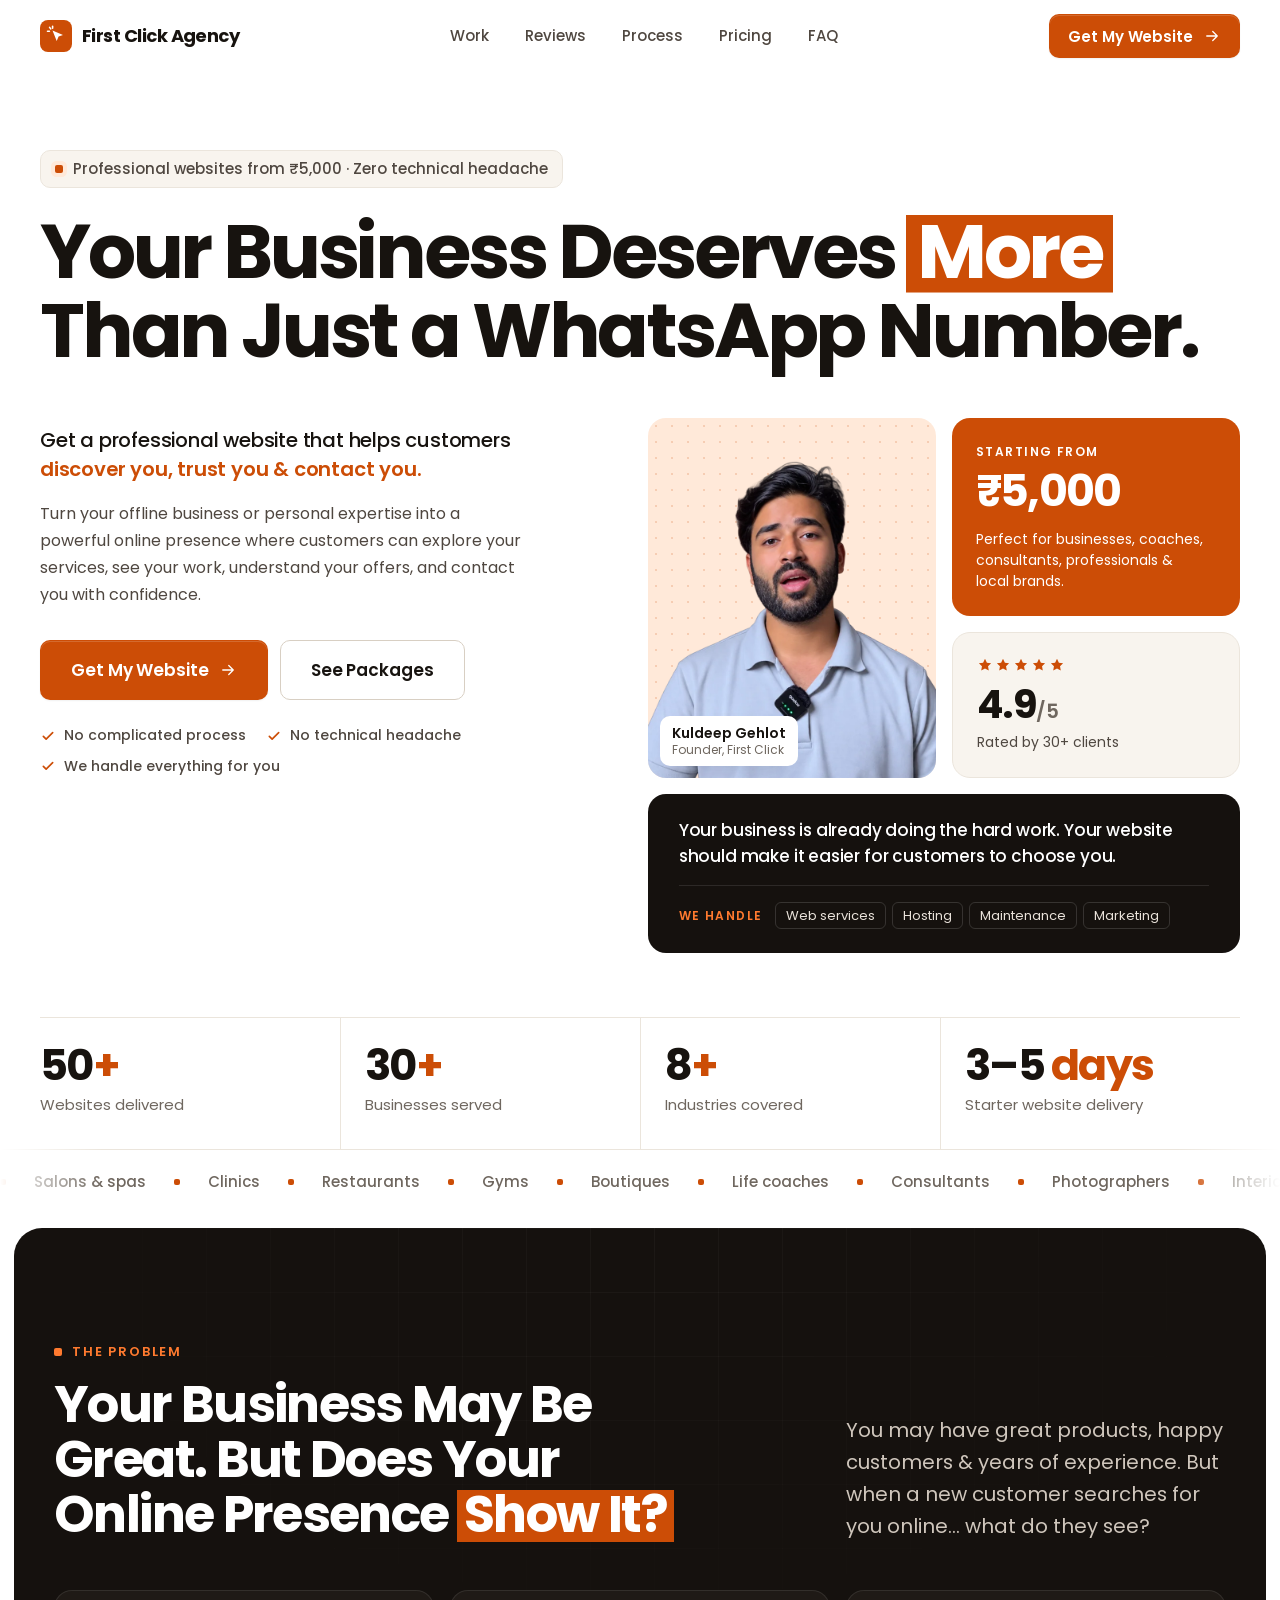
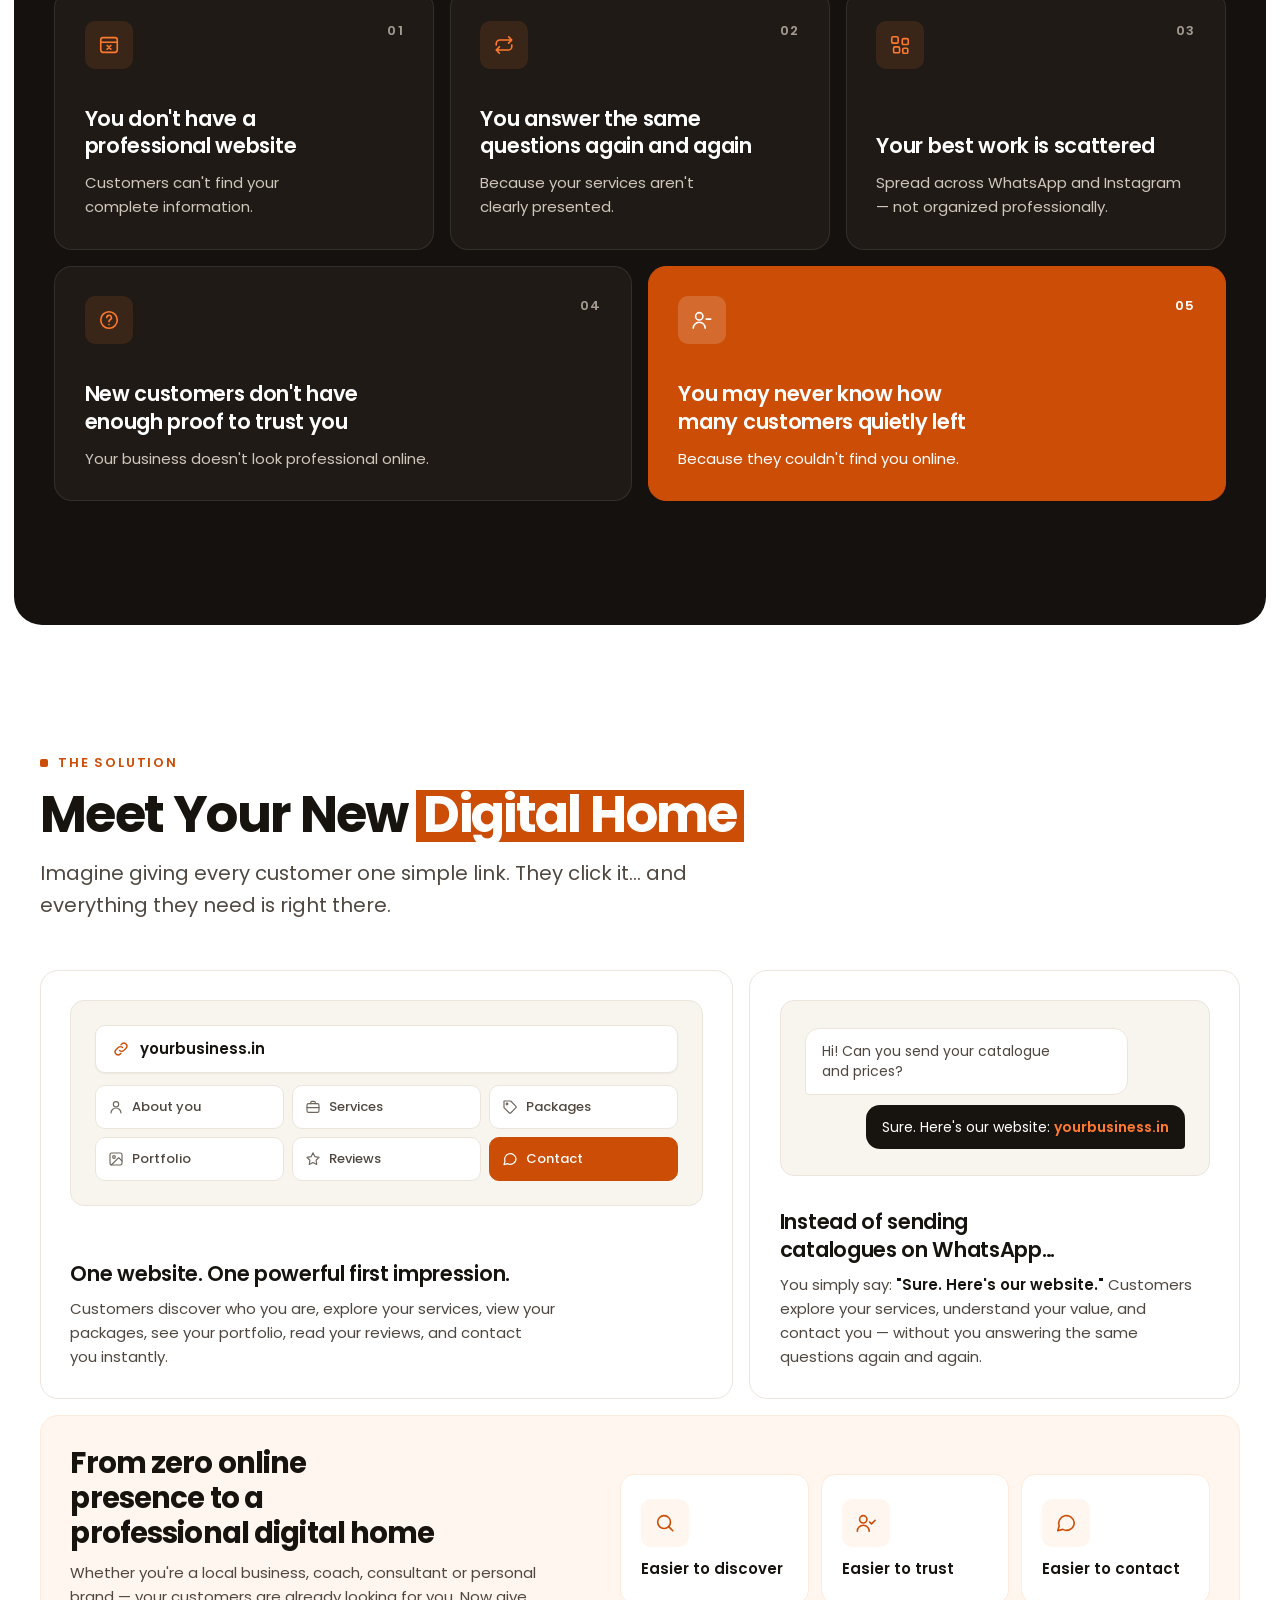
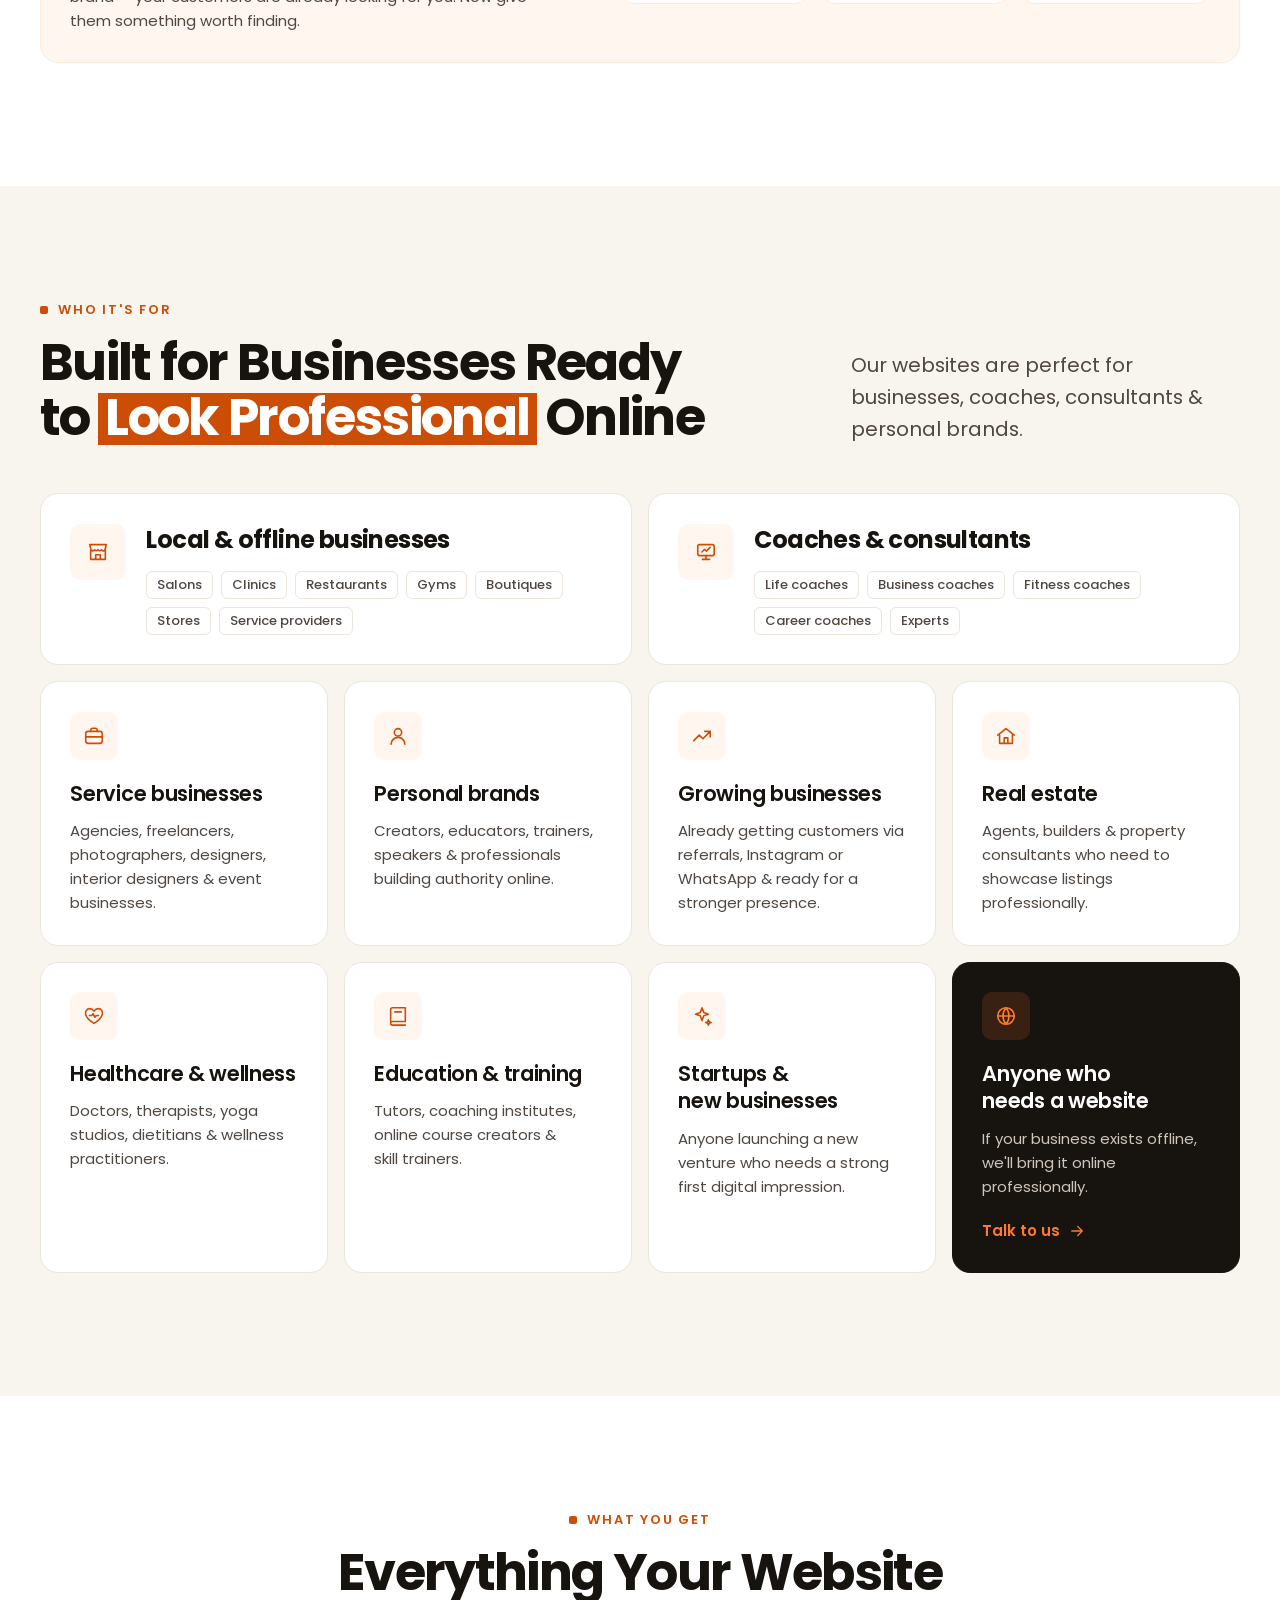
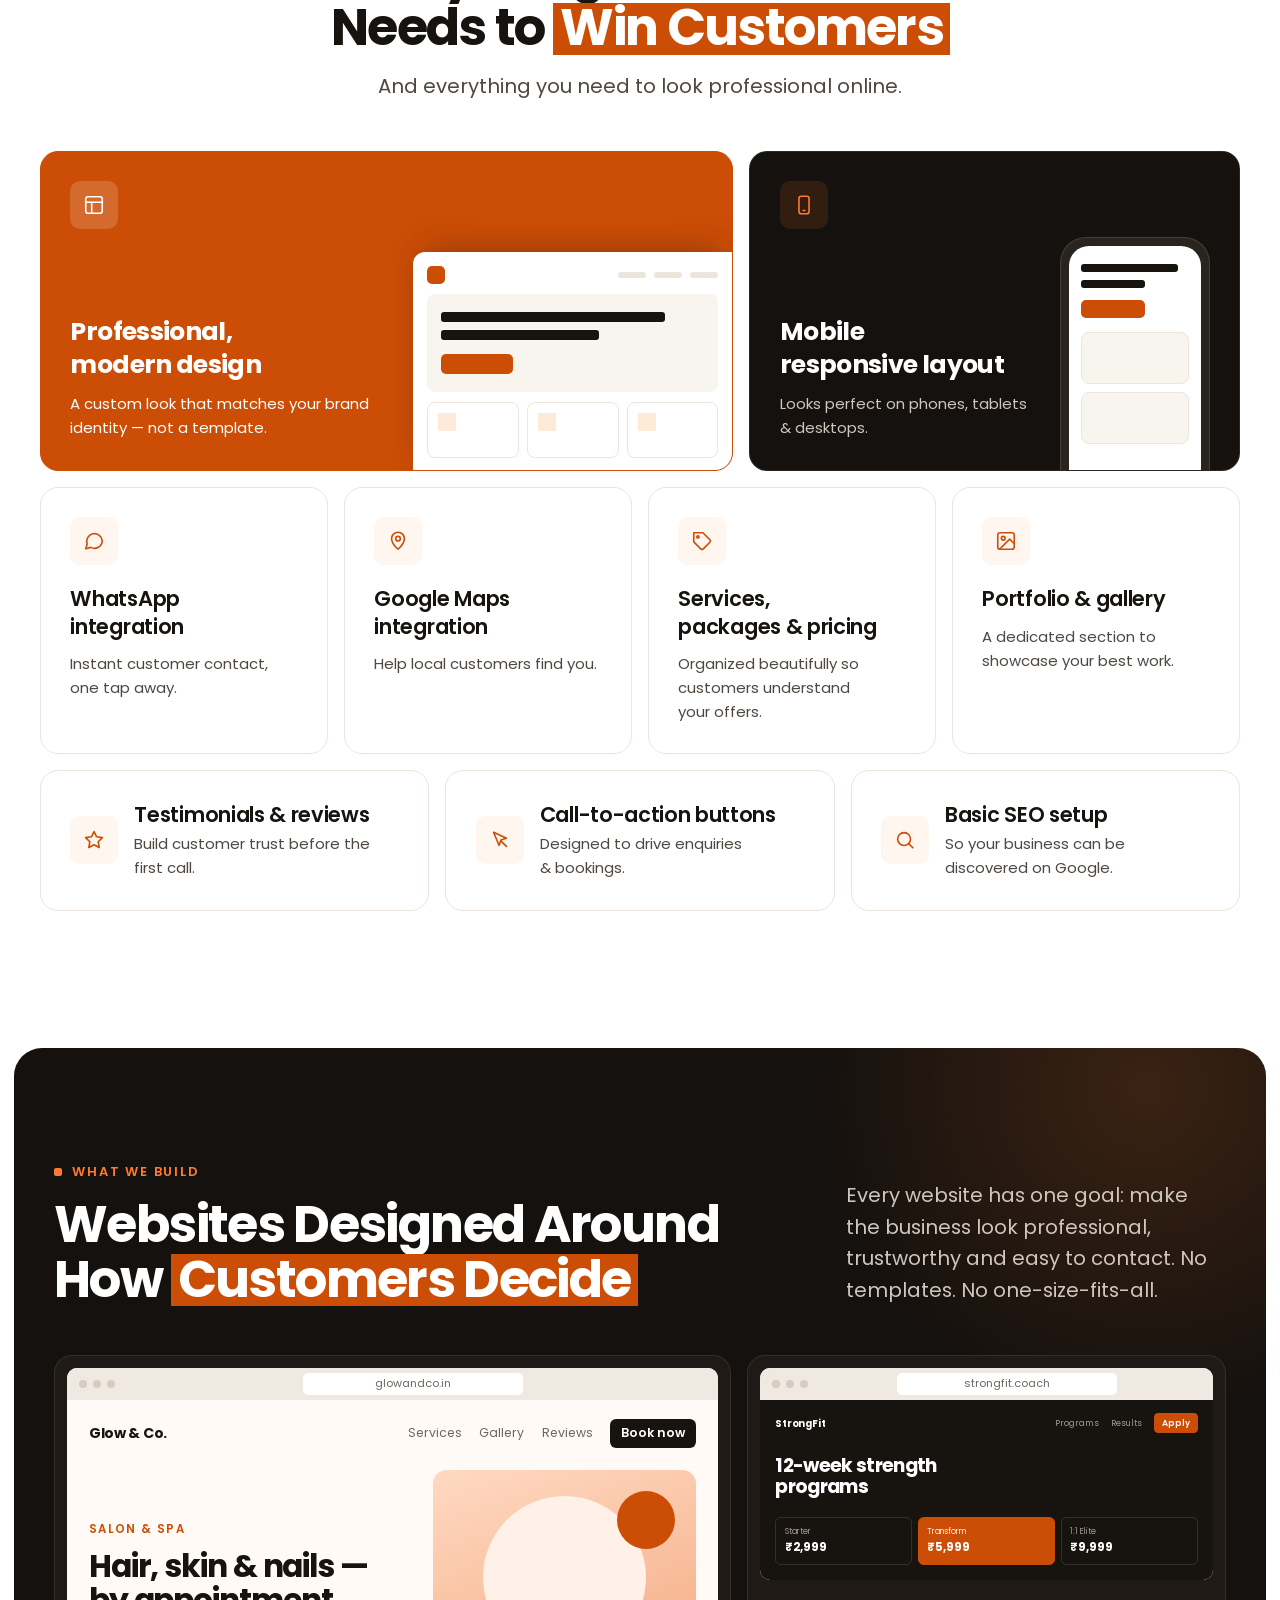
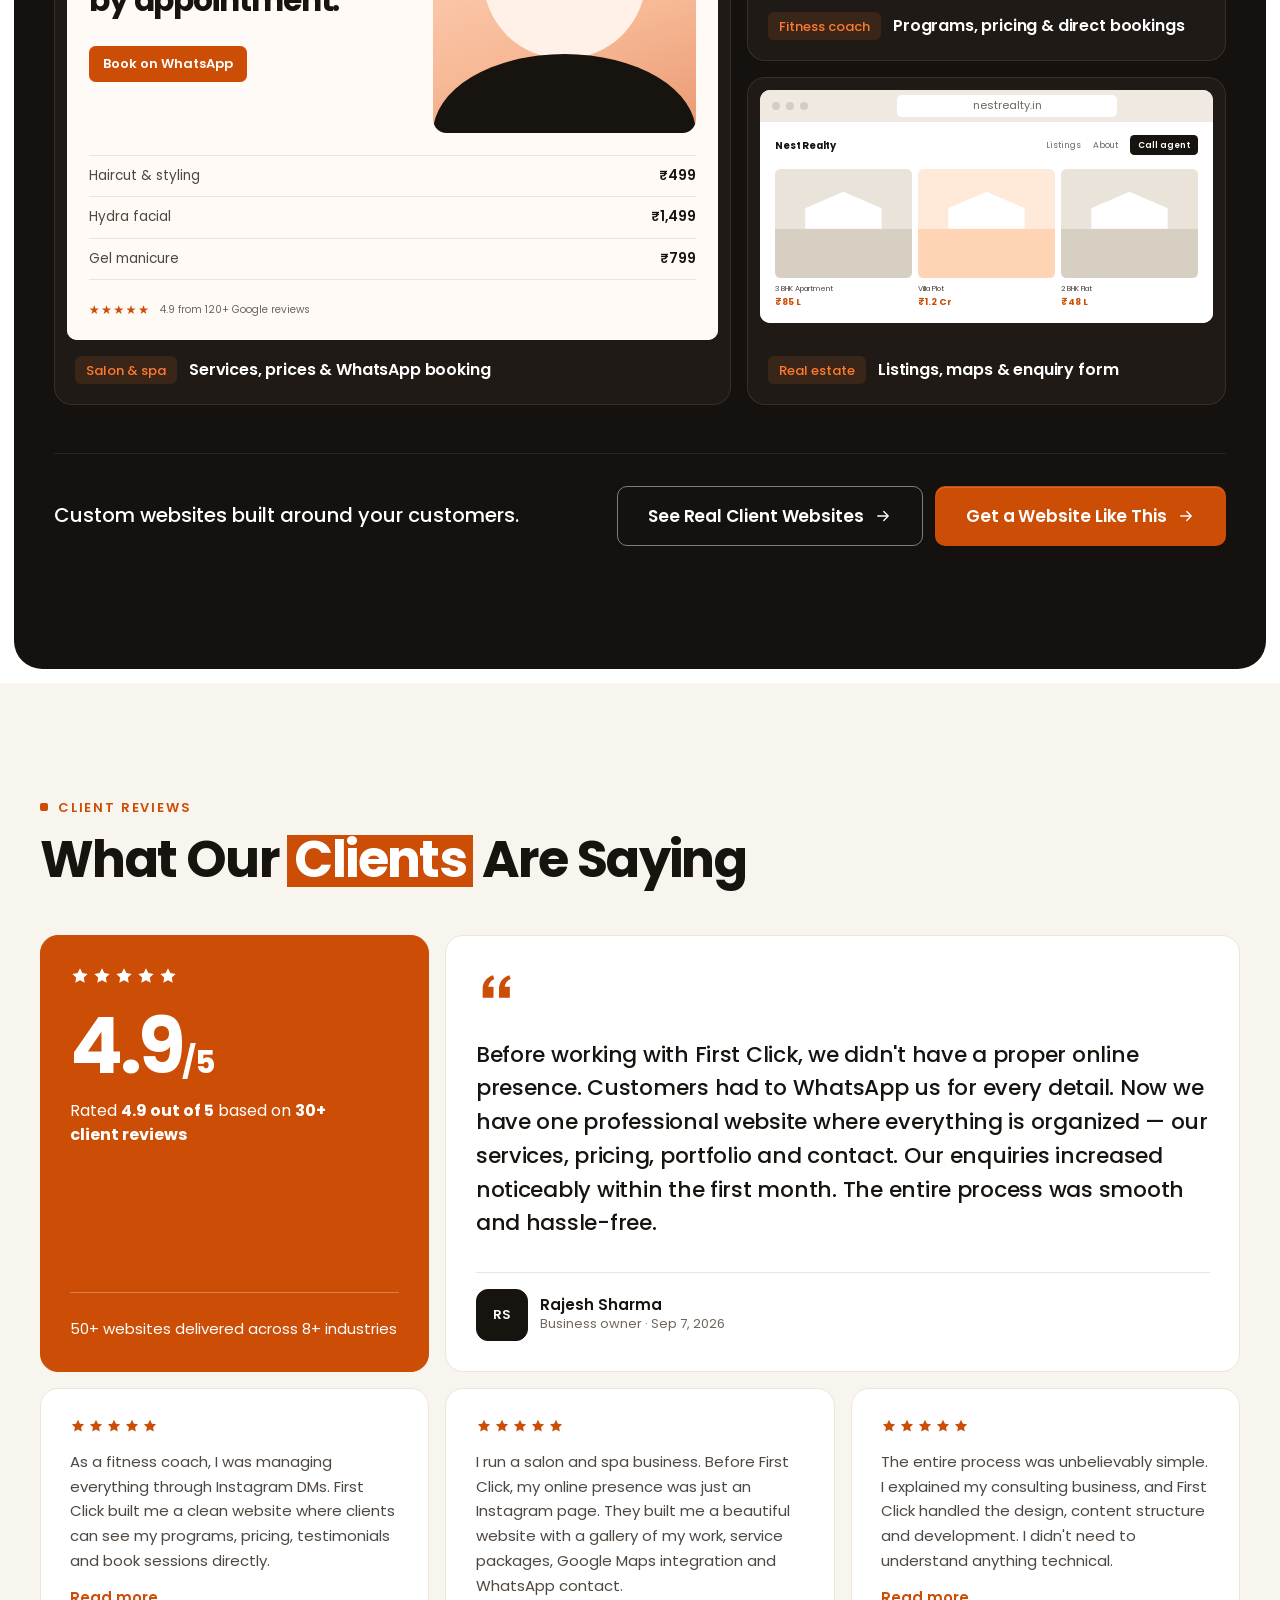
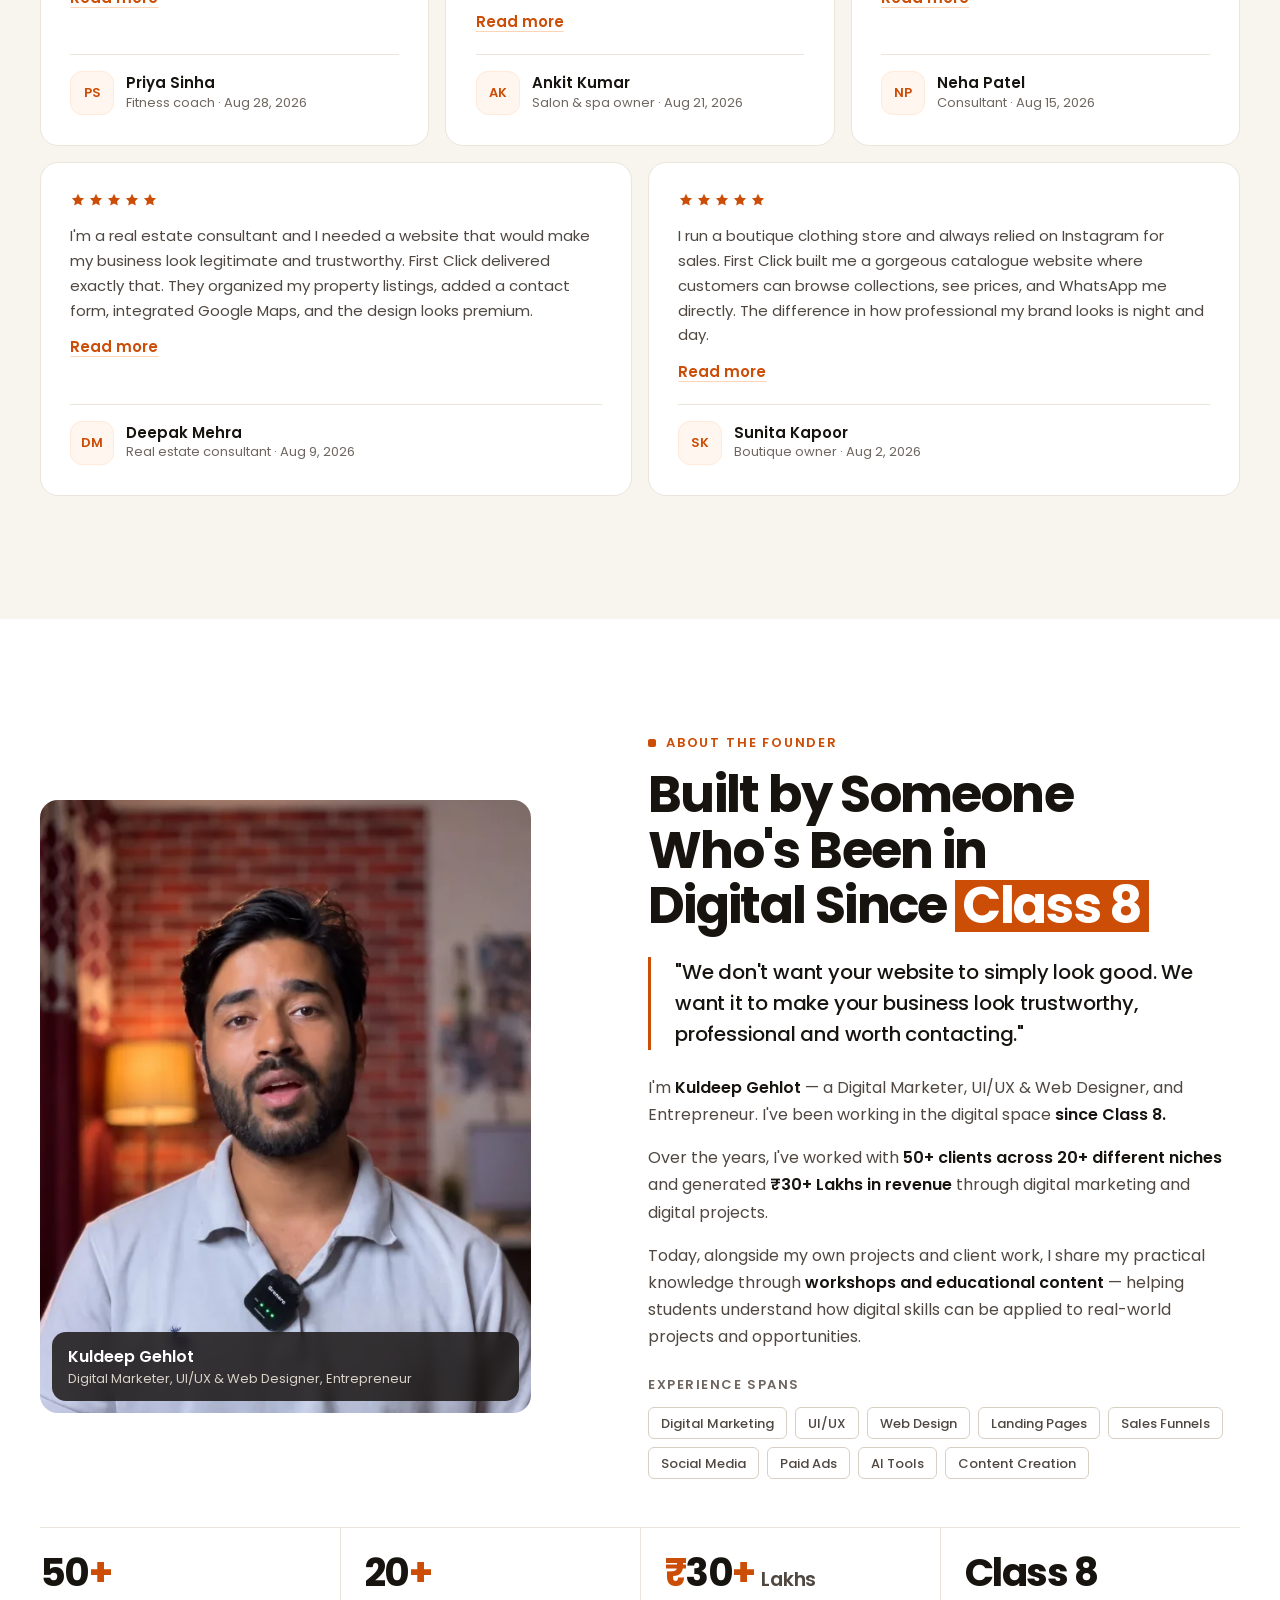
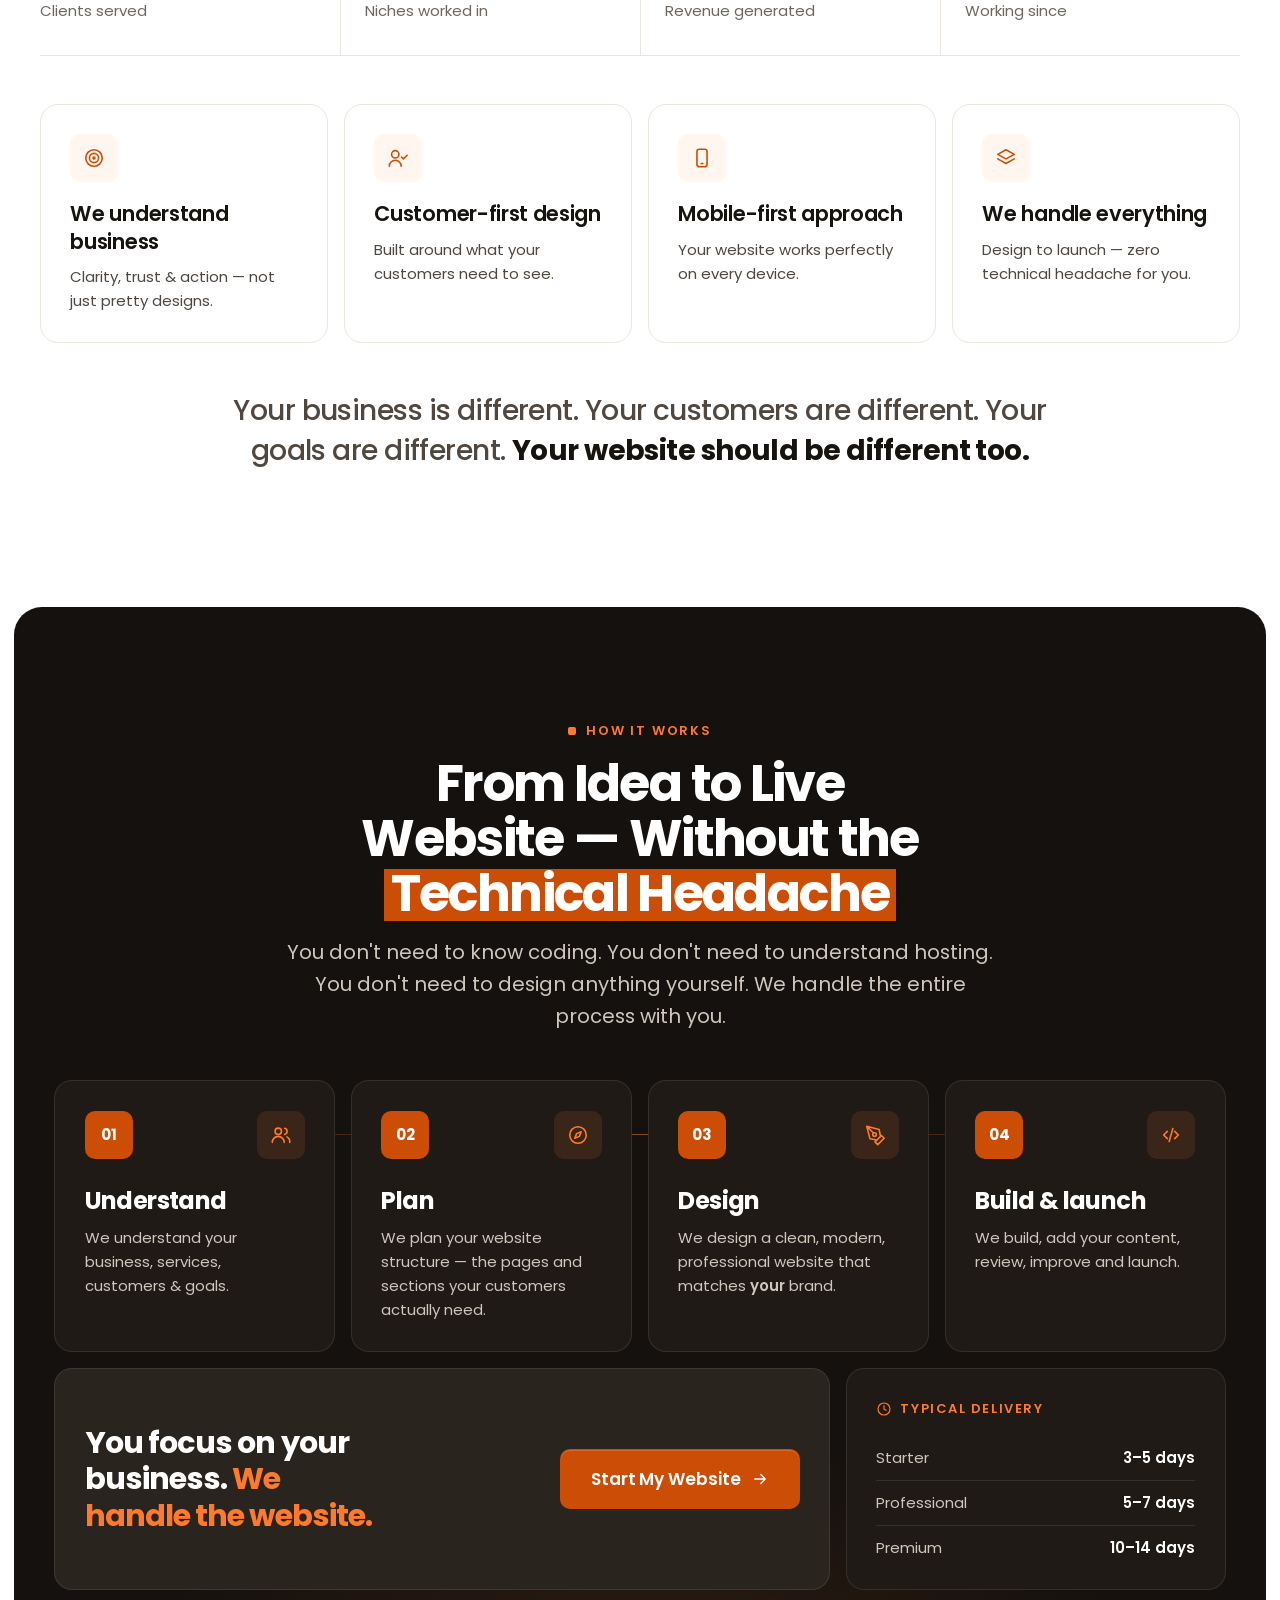
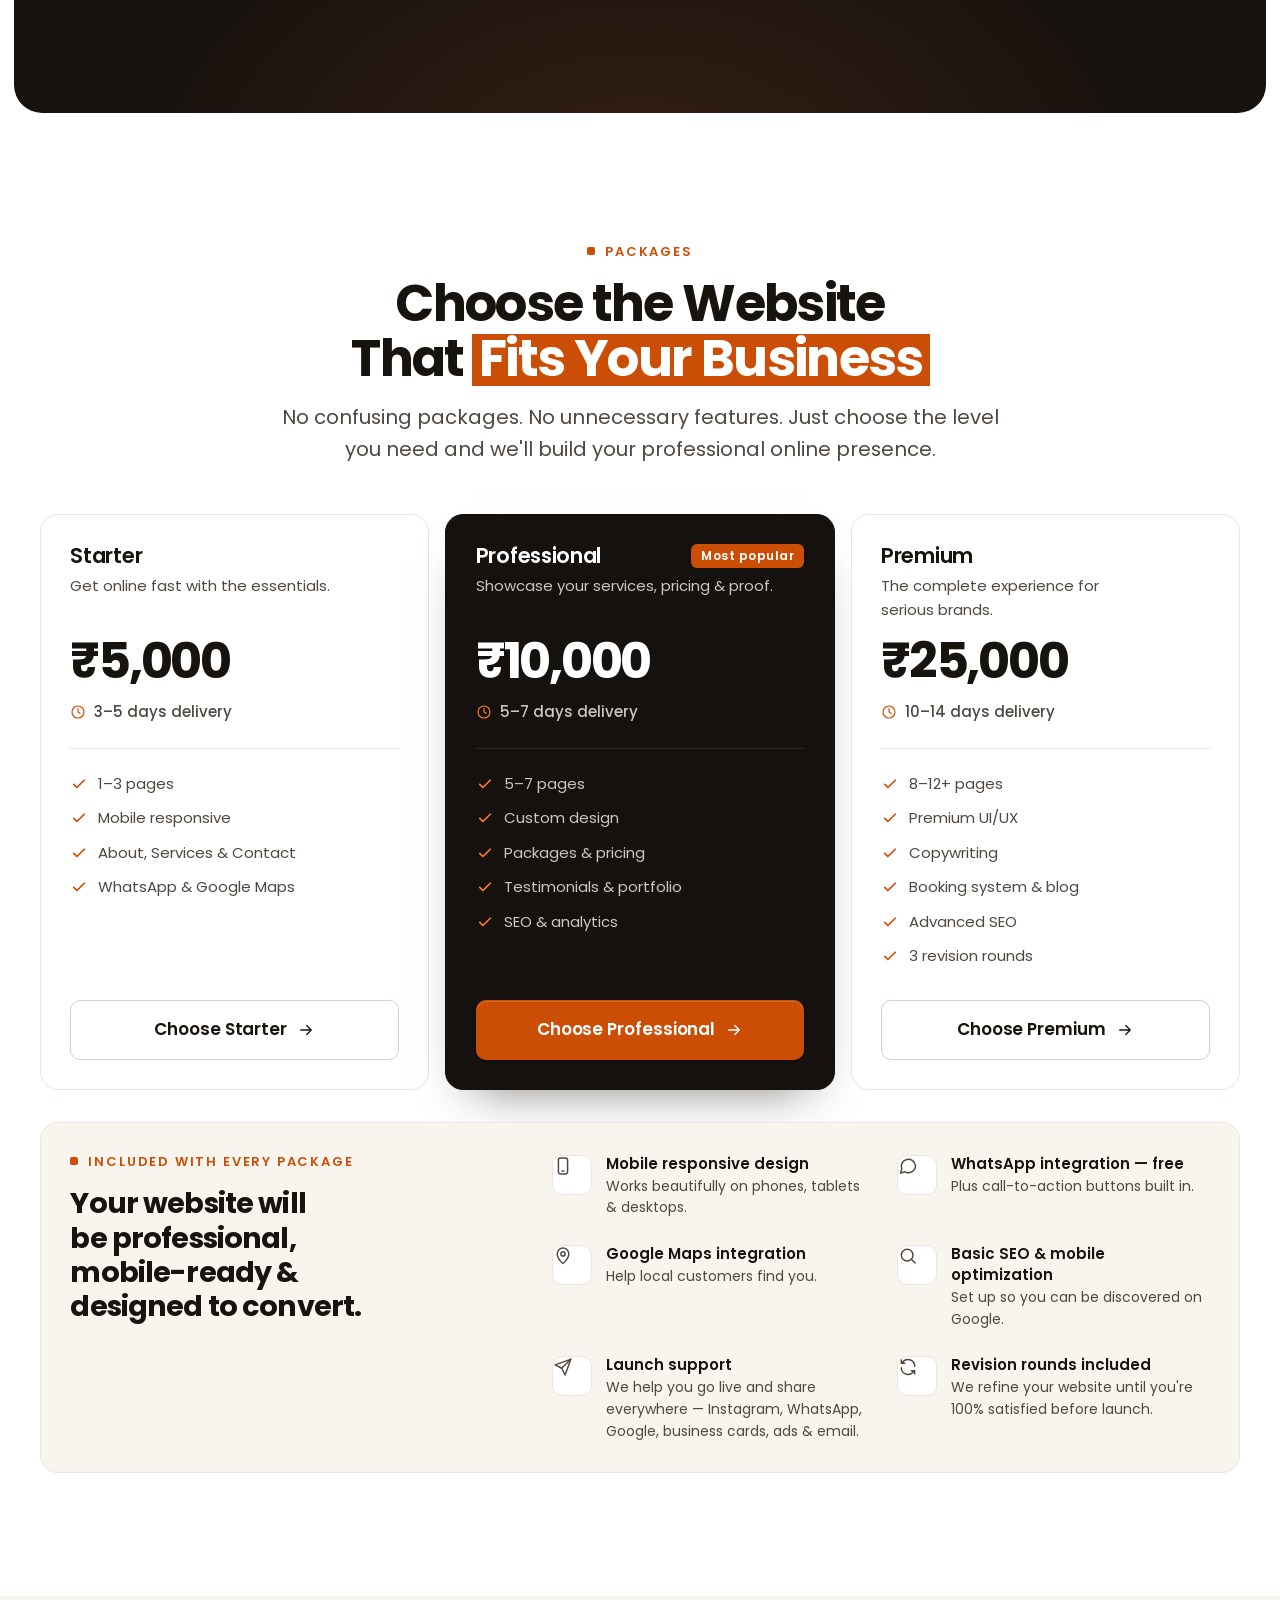
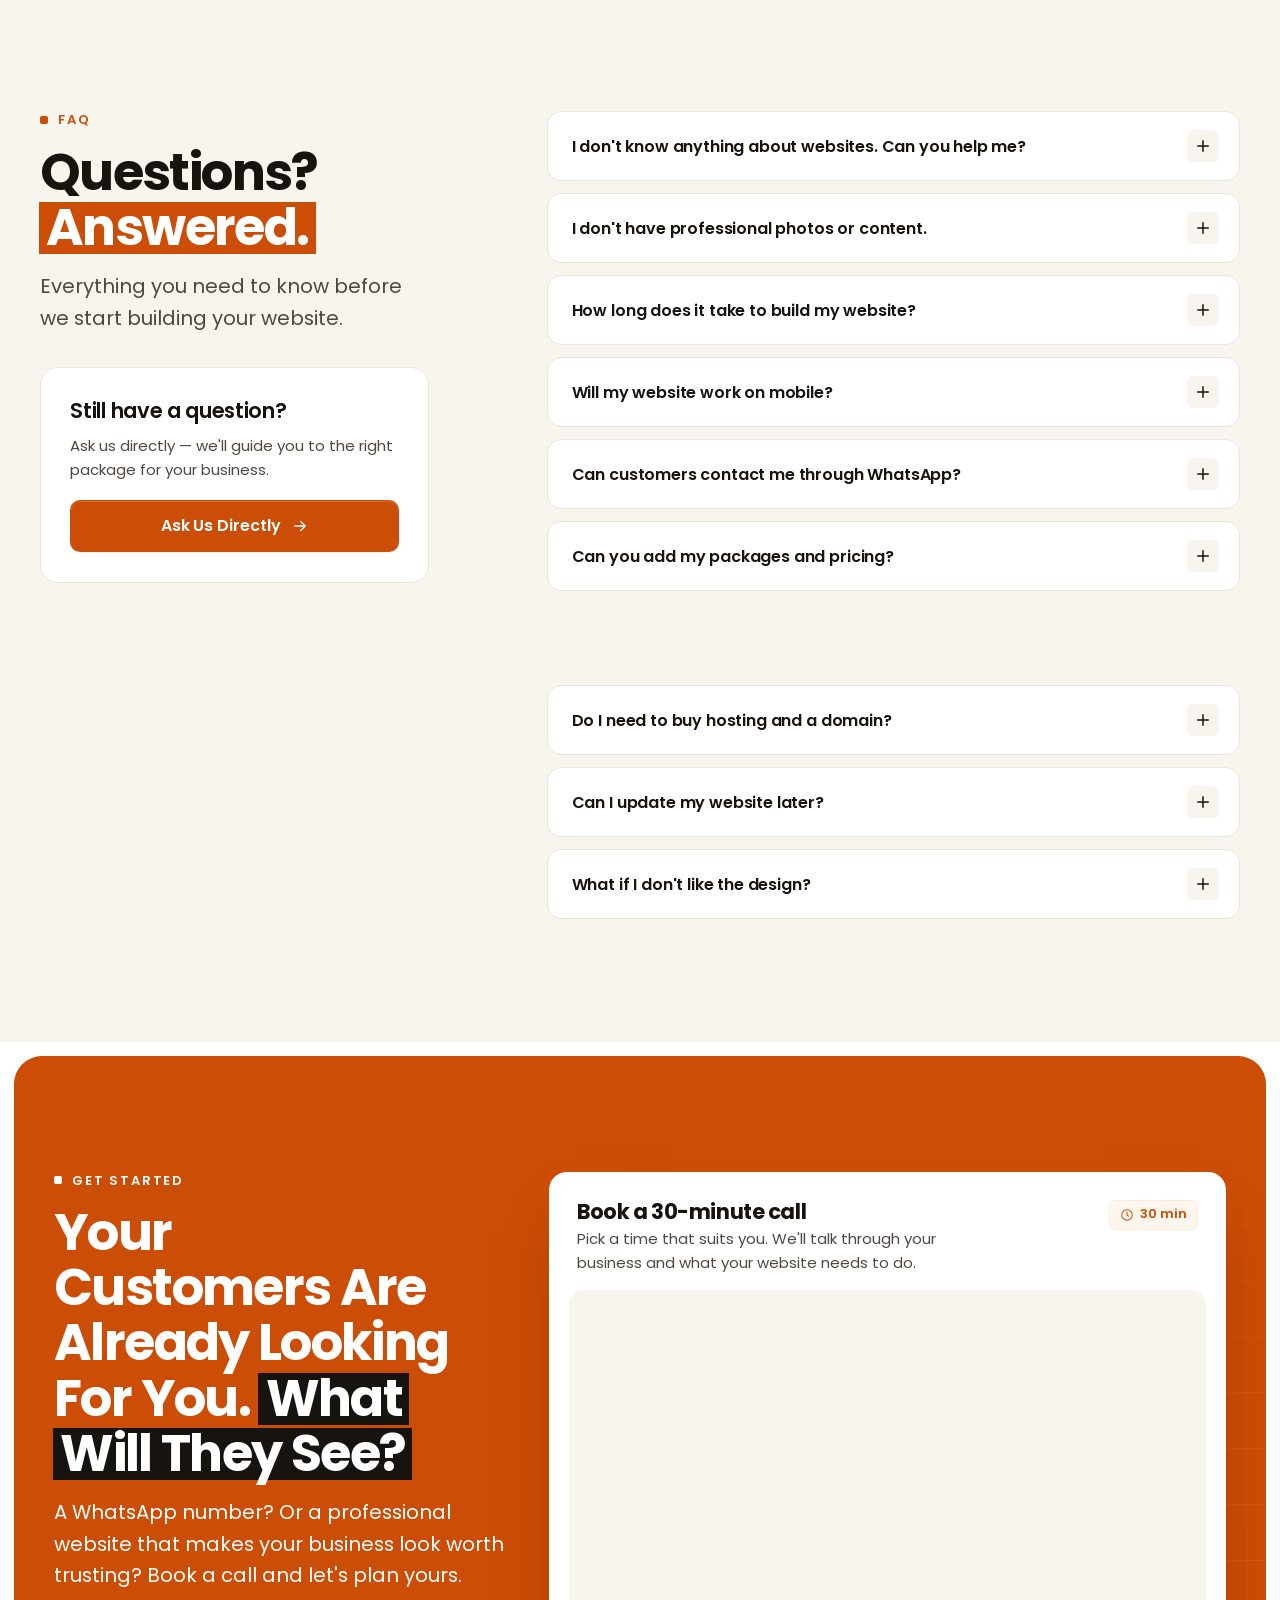
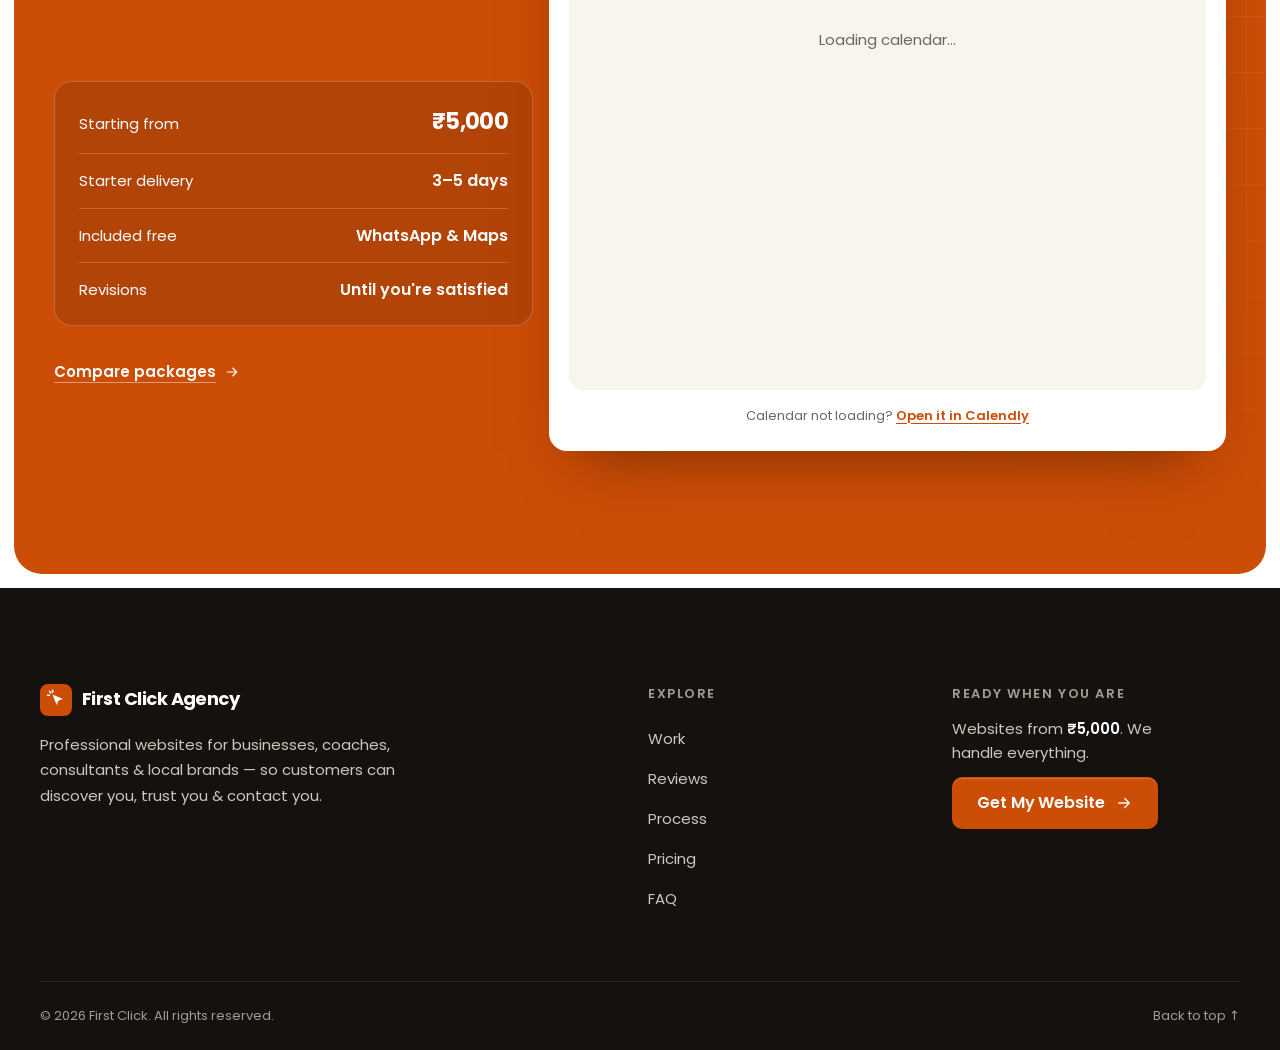
<file: index.html>
<!DOCTYPE html>
<html lang="en">
<head>
  <meta charset="utf-8" />
  <meta name="viewport" content="width=device-width, initial-scale=1" />
  <title>Professional Websites for Businesses &amp; Coaches | First Click</title>
  <meta name="description" content="Get a professional website that helps customers discover you, trust you &amp; contact you. Starting from ₹5,000. No technical headache. We handle everything." />
  <meta name="theme-color" content="#ffffff" />

  <meta property="og:title" content="Professional Websites for Businesses &amp; Coaches | First Click" />
  <meta property="og:description" content="Get a professional website that helps customers discover you, trust you &amp; contact you. Starting from ₹5,000. No technical headache. We handle everything." />
  <meta property="og:type" content="website" />
  <link rel="icon" href="images/favicon.svg" type="image/svg+xml" />

  <script>document.documentElement.classList.add('js');</script>

  <link rel="preconnect" href="https://fonts.googleapis.com" />
  <link rel="preconnect" href="https://fonts.gstatic.com" crossorigin />
  <link href="https://fonts.googleapis.com/css2?family=Poppins:wght@400;500;600;700&display=swap" rel="stylesheet" />
  <link rel="preload" as="image" href="images/kuldeep-hero.webp" type="image/webp" />

  <!-- Design system -->
  <link rel="stylesheet" href="css/variables.css?v=20260918.4" />
  <link rel="stylesheet" href="css/base.css?v=20260918.4" />

  <!-- Sections, in page order -->
  <link rel="stylesheet" href="css/nav.css?v=20260918.4" />
  <link rel="stylesheet" href="css/hero.css?v=20260918.4" />
  <link rel="stylesheet" href="css/problem.css?v=20260918.4" />
  <link rel="stylesheet" href="css/solution.css?v=20260918.4" />
  <link rel="stylesheet" href="css/audience.css?v=20260918.4" />
  <link rel="stylesheet" href="css/features.css?v=20260918.4" />
  <link rel="stylesheet" href="css/work.css?v=20260918.4" />
  <link rel="stylesheet" href="css/testimonials.css?v=20260918.4" />
  <link rel="stylesheet" href="css/about.css?v=20260918.4" />
  <link rel="stylesheet" href="css/process.css?v=20260918.4" />
  <link rel="stylesheet" href="css/pricing.css?v=20260918.4" />
  <link rel="stylesheet" href="css/faq.css?v=20260918.4" />
  <link rel="stylesheet" href="css/cta-footer.css?v=20260918.4" />
  <link rel="stylesheet" href="css/sticky-bar.css?v=20260918.4" />
</head>
<body>

  <!-- Icon sprite (1.75 stroke, 24px grid) -->
  <svg width="0" height="0" class="visually-hidden" aria-hidden="true" focusable="false">
    <symbol id="i-arrow" viewBox="0 0 24 24"><path d="M5 12h14M13 6l6 6-6 6"/></symbol>
    <symbol id="i-check" viewBox="0 0 24 24"><path d="M5 12.5l4.2 4.2L19 7"/></symbol>
    <symbol id="i-star" viewBox="0 0 24 24"><path d="M12 2.8l2.83 5.73 6.32.92-4.58 4.46 1.08 6.3L12 17.24l-5.65 2.97 1.08-6.3-4.58-4.46 6.32-.92z"/></symbol>
    <symbol id="i-plus" viewBox="0 0 24 24"><path d="M12 5v14M5 12h14"/></symbol>
    <symbol id="i-browser-x" viewBox="0 0 24 24"><rect x="3" y="4" width="18" height="16" rx="2.5"/><path d="M3 9h18M10 12.5l4 4M14 12.5l-4 4"/></symbol>
    <symbol id="i-repeat" viewBox="0 0 24 24"><path d="M17 3l3.5 3.5L17 10M3.5 12v-1.5A4 4 0 0 1 7.5 6.5h13M7 21l-3.5-3.5L7 14M20.5 12v1.5a4 4 0 0 1-4 4h-13"/></symbol>
    <symbol id="i-scatter" viewBox="0 0 24 24"><rect x="3" y="3" width="7" height="7" rx="1.5"/><rect x="14.5" y="5" width="6.5" height="6.5" rx="1.5"/><rect x="5" y="14" width="6.5" height="6.5" rx="1.5"/><rect x="15" y="15.5" width="5.5" height="5.5" rx="1.5"/></symbol>
    <symbol id="i-question" viewBox="0 0 24 24"><circle cx="12" cy="12" r="9"/><path d="M9.6 9.4a2.5 2.5 0 1 1 3.6 2.25c-.7.35-1.2.95-1.2 1.75v.35M12 17h.01"/></symbol>
    <symbol id="i-user-minus" viewBox="0 0 24 24"><circle cx="9" cy="8" r="4"/><path d="M2.5 21a6.5 6.5 0 0 1 13 0M16.5 11h5"/></symbol>
    <symbol id="i-link" viewBox="0 0 24 24"><path d="M10 14a4 4 0 0 0 5.66 0l3-3a4 4 0 0 0-5.66-5.66l-1 1M14 10a4 4 0 0 0-5.66 0l-3 3a4 4 0 0 0 5.66 5.66l1-1"/></symbol>
    <symbol id="i-store" viewBox="0 0 24 24"><path d="M4 10.5V20h16v-9.5M3 4h18l-1.3 5.2a2 2 0 0 1-3.8.3 2.4 2.4 0 0 1-3.9 0 2.4 2.4 0 0 1-3.9 0 2 2 0 0 1-3.8-.3zM9.5 20v-5h5v5"/></symbol>
    <symbol id="i-presentation" viewBox="0 0 24 24"><rect x="3" y="4" width="18" height="12" rx="2"/><path d="M12 16v4M8 20h8M7.5 12l3-3 2 2 4-4"/></symbol>
    <symbol id="i-briefcase" viewBox="0 0 24 24"><rect x="3" y="7" width="18" height="13" rx="2.5"/><path d="M8.5 7V5.5a2 2 0 0 1 2-2h3a2 2 0 0 1 2 2V7M3 13h18"/></symbol>
    <symbol id="i-user" viewBox="0 0 24 24"><circle cx="12" cy="8" r="4"/><path d="M4.5 21a7.5 7.5 0 0 1 15 0"/></symbol>
    <symbol id="i-trend" viewBox="0 0 24 24"><path d="M3 17l6-6 4 4 8-8M15 7h6v6"/></symbol>
    <symbol id="i-home" viewBox="0 0 24 24"><path d="M3 11l9-7 9 7M5 9.5V20h14V9.5M10 20v-6h4v6"/></symbol>
    <symbol id="i-heart" viewBox="0 0 24 24"><path d="M12 20s-7.5-4.6-9-9.4C1.8 6.9 4.3 4 7.4 4c2 0 3.5 1.1 4.6 2.7C13.1 5.1 14.6 4 16.6 4c3.1 0 5.6 2.9 4.4 6.6-1.5 4.8-9 9.4-9 9.4z"/><path d="M7 11.5h2.5l1.5-2 2 4 1.5-2H17"/></symbol>
    <symbol id="i-book" viewBox="0 0 24 24"><path d="M4 19.5V5a2 2 0 0 1 2-2h14v15H6a2 2 0 0 0-2 2 2 2 0 0 0 2 2h14M8.5 7.5h7"/></symbol>
    <symbol id="i-spark" viewBox="0 0 24 24"><path d="M12 3l1.9 5.2L19 10l-5.1 1.8L12 17l-1.9-5.2L5 10l5.1-1.8zM19 16l.8 2.2L22 19l-2.2.8L19 22l-.8-2.2L16 19l2.2-.8z"/></symbol>
    <symbol id="i-globe" viewBox="0 0 24 24"><circle cx="12" cy="12" r="9"/><path d="M3 12h18M12 3a14 14 0 0 1 0 18M12 3a14 14 0 0 0 0 18"/></symbol>
    <symbol id="i-layout" viewBox="0 0 24 24"><rect x="3" y="3" width="18" height="18" rx="2.5"/><path d="M3 9h18M9.5 21V9"/></symbol>
    <symbol id="i-phone" viewBox="0 0 24 24"><rect x="6.5" y="2.5" width="11" height="19" rx="2.5"/><path d="M11 18h2"/></symbol>
    <symbol id="i-message" viewBox="0 0 24 24"><path d="M21 11.5a8.5 8.5 0 0 1-12.6 7.45L3 20.5l1.55-5.2A8.5 8.5 0 1 1 21 11.5z"/></symbol>
    <symbol id="i-pin" viewBox="0 0 24 24"><path d="M12 21s-7-6.2-7-11.5a7 7 0 0 1 14 0C19 14.8 12 21 12 21z"/><circle cx="12" cy="9.5" r="2.5"/></symbol>
    <symbol id="i-tag" viewBox="0 0 24 24"><path d="M20.6 13.4l-7.2 7.2a2 2 0 0 1-2.8 0L3 13V3h10l7.6 7.6a2 2 0 0 1 0 2.8z"/><circle cx="7.5" cy="7.5" r="1.25"/></symbol>
    <symbol id="i-image" viewBox="0 0 24 24"><rect x="3" y="3" width="18" height="18" rx="2.5"/><circle cx="9" cy="9" r="2"/><path d="M21 15l-5-5L5 21"/></symbol>
    <symbol id="i-quote" viewBox="0 0 24 24"><path fill="currentColor" stroke="none" d="M10.2 5.5C6.6 6.6 4 9.5 4 13.6V19h6.5v-6.5H7.4c.3-2.3 1.7-3.9 3.6-4.7zm9.8 0c-3.6 1.1-6.2 4-6.2 8.1V19h6.5v-6.5h-3.1c.3-2.3 1.7-3.9 3.6-4.7z"/></symbol>
    <symbol id="i-cursor" viewBox="0 0 24 24"><path d="M5 3.5l14 6.5-6 2-2 6zM13.5 13.5l5.5 5.5"/></symbol>
    <symbol id="i-search" viewBox="0 0 24 24"><circle cx="11" cy="11" r="7"/><path d="M20.5 20.5L16 16"/></symbol>
    <symbol id="i-target" viewBox="0 0 24 24"><circle cx="12" cy="12" r="9"/><circle cx="12" cy="12" r="5"/><circle cx="12" cy="12" r="1"/></symbol>
    <symbol id="i-user-check" viewBox="0 0 24 24"><circle cx="9" cy="8" r="4"/><path d="M2.5 21a6.5 6.5 0 0 1 13 0M16 11l2 2 4-4"/></symbol>
    <symbol id="i-layers" viewBox="0 0 24 24"><path d="M12 3l9 5-9 5-9-5zM3 13l9 5 9-5"/></symbol>
    <symbol id="i-users" viewBox="0 0 24 24"><circle cx="9" cy="8" r="3.5"/><path d="M2.5 20a6.5 6.5 0 0 1 13 0M16 4.6a3.5 3.5 0 0 1 0 6.8M18.5 14a6 6 0 0 1 3 6"/></symbol>
    <symbol id="i-compass" viewBox="0 0 24 24"><circle cx="12" cy="12" r="9"/><path d="M15.5 8.5l-2 5-5 2 2-5z"/></symbol>
    <symbol id="i-pen" viewBox="0 0 24 24"><path d="M12 19.5l7-7 3 3-7 7zM18 13.5l-1.5-7.5L3 2.5l3.5 13.5 7.5 1.5zM3 2.5l7.6 7.6"/><circle cx="11.5" cy="11.5" r="2"/></symbol>
    <symbol id="i-code" viewBox="0 0 24 24"><path d="M8 8l-4 4 4 4M16 8l4 4-4 4M14 5l-4 14"/></symbol>
    <symbol id="i-clock" viewBox="0 0 24 24"><circle cx="12" cy="12" r="9"/><path d="M12 7v5l3 2"/></symbol>
    <symbol id="i-refresh" viewBox="0 0 24 24"><path d="M20 11a8 8 0 0 0-14.9-4M4 3.5V7.5h4M4 13a8 8 0 0 0 14.9 4M20 20.5v-4h-4"/></symbol>
    <symbol id="i-send" viewBox="0 0 24 24"><path d="M21.5 2.5L10.5 13.5M21.5 2.5l-7 19-4-8-8-4z"/></symbol>
  </svg>

  <a class="skip-link" href="#main">Skip to content</a>

  <!-- ========================================================================
       NAVIGATION — css/nav.css
       ======================================================================== -->
  <header class="site-header" id="siteHeader">
    <nav class="nav container" aria-label="Primary">
      <a class="brand" href="#top" aria-label="First Click Agency — back to top">
        <svg class="brand-mark" viewBox="0 0 32 32" aria-hidden="true">
          <rect width="32" height="32" rx="8" fill="#cc4d06"/>
          <path d="M12.5 10.5l10.5 4.6-4.4 1.5-1.9 4.4z" fill="#fff"/>
          <path d="M9.6 7.4l1.1 1.5M7.5 11.2h1.9M12.6 6.3v1.9" stroke="#fff" stroke-width="1.6" stroke-linecap="round"/>
        </svg>
        <span class="brand-name">First Click Agency</span>
      </a>

      <div class="nav-links-wrap">
        <ul class="nav-links">
          <li><a href="work/">Work</a></li>
          <li><a href="#reviews">Reviews</a></li>
          <li><a href="#process">Process</a></li>
          <li><a href="#pricing">Pricing</a></li>
          <li><a href="#faq">FAQ</a></li>
        </ul>
        <span class="nav-indicator" aria-hidden="true"></span>
      </div>

      <div class="nav-actions">
        <a class="btn btn-primary btn-sm nav-cta" href="#contact" data-cta>
          Get My Website
          <svg class="icon" aria-hidden="true"><use href="#i-arrow"/></svg>
        </a>
        <button class="nav-toggle" type="button" aria-expanded="false" aria-controls="mobileMenu">
          <span class="visually-hidden">Menu</span>
          <span class="nav-toggle-bar" aria-hidden="true"></span>
          <span class="nav-toggle-bar" aria-hidden="true"></span>
        </button>
      </div>
    </nav>

    <div class="mobile-menu" id="mobileMenu">
      <ul class="mobile-menu-links container">
        <li><a href="work/">Work</a></li>
        <li><a href="#reviews">Reviews</a></li>
        <li><a href="#process">Process</a></li>
        <li><a href="#pricing">Pricing</a></li>
        <li><a href="#faq">FAQ</a></li>
        <li class="mobile-menu-cta">
          <a class="btn btn-primary btn-lg btn-block" href="#contact" data-cta>
            Get My Website
            <svg class="icon" aria-hidden="true"><use href="#i-arrow"/></svg>
          </a>
        </li>
      </ul>
    </div>
  </header>

  <main id="main">

    <!-- ======================================================================
         HERO — css/hero.css
         ====================================================================== -->
    <section class="hero" id="top" aria-labelledby="heroTitle">
      <div class="container">
        <p class="hero-badge">
          <span class="hero-badge-dot" aria-hidden="true"></span>
          Professional websites from ₹5,000 · Zero technical headache
        </p>

        <h1 class="hero-title" id="heroTitle">
          Your Business Deserves <span class="hl">More</span> Than Just a WhatsApp Number.
        </h1>

        <div class="hero-body">
          <div class="hero-copy">
            <p class="hero-lead">
              Get a professional website that helps customers <strong>discover you, trust you &amp; contact you.</strong>
            </p>
            <p class="hero-text">
              Turn your offline business or personal expertise into a powerful online presence where customers can explore your services, see your work, understand your offers, and contact you with confidence.
            </p>

            <div class="hero-actions">
              <a class="btn btn-primary btn-lg" href="#contact" data-cta>
                Get My Website
                <svg class="icon" aria-hidden="true"><use href="#i-arrow"/></svg>
              </a>
              <a class="btn btn-secondary btn-lg" href="#pricing">See Packages</a>
            </div>

            <ul class="hero-checks">
              <li><svg class="icon" aria-hidden="true"><use href="#i-check"/></svg>No complicated process</li>
              <li><svg class="icon" aria-hidden="true"><use href="#i-check"/></svg>No technical headache</li>
              <li><svg class="icon" aria-hidden="true"><use href="#i-check"/></svg>We handle everything for you</li>
            </ul>
          </div>

          <div class="hero-bento">
            <figure class="hb hb-photo">
              <img src="images/kuldeep-hero.webp" alt="Kuldeep Gehlot, founder of First Click" width="960" height="796" fetchpriority="high" />
              <figcaption class="hb-photo-tag">
                <strong>Kuldeep Gehlot</strong>
                <span>Founder, First Click</span>
              </figcaption>
            </figure>

            <div class="hb hb-price">
              <span class="hb-label">Starting from</span>
              <strong class="hb-price-value">₹5,000</strong>
              <p>Perfect for businesses, coaches, consultants, professionals &amp; local brands.</p>
            </div>

            <div class="hb hb-rating">
              <div class="stars" aria-hidden="true">
                <svg><use href="#i-star"/></svg><svg><use href="#i-star"/></svg><svg><use href="#i-star"/></svg><svg><use href="#i-star"/></svg><svg><use href="#i-star"/></svg>
              </div>
              <strong class="hb-rating-value">4.9<span>/5</span></strong>
              <p>Rated by 30+ clients</p>
            </div>

            <figure class="hb hb-quote">
              <blockquote>
                Your business is already doing the hard work. Your website should make it easier for customers to choose you.
              </blockquote>
              <figcaption>
                <span class="hb-quote-label">We handle</span>
                <ul class="hb-services">
                  <li>Web services</li>
                  <li>Hosting</li>
                  <li>Maintenance</li>
                  <li>Marketing</li>
                </ul>
              </figcaption>
            </figure>
          </div>
        </div>

        <dl class="hero-stats">
          <div class="hero-stat">
            <dt>Websites delivered</dt>
            <dd><span data-count="50">50</span><em>+</em></dd>
          </div>
          <div class="hero-stat">
            <dt>Businesses served</dt>
            <dd><span data-count="30">30</span><em>+</em></dd>
          </div>
          <div class="hero-stat">
            <dt>Industries covered</dt>
            <dd><span data-count="8">8</span><em>+</em></dd>
          </div>
          <div class="hero-stat">
            <dt>Starter website delivery</dt>
            <dd>3–5<em> days</em></dd>
          </div>
        </dl>
      </div>

      <div class="ticker" aria-label="Industries we build websites for">
        <div class="ticker-track">
          <ul class="ticker-list">
            <li>Salons &amp; spas</li><li>Clinics</li><li>Restaurants</li><li>Gyms</li><li>Boutiques</li><li>Life coaches</li><li>Consultants</li><li>Photographers</li><li>Interior designers</li><li>Real estate</li><li>Yoga studios</li><li>Tutors</li><li>Startups</li>
          </ul>
          <ul class="ticker-list" aria-hidden="true">
            <li>Salons &amp; spas</li><li>Clinics</li><li>Restaurants</li><li>Gyms</li><li>Boutiques</li><li>Life coaches</li><li>Consultants</li><li>Photographers</li><li>Interior designers</li><li>Real estate</li><li>Yoga studios</li><li>Tutors</li><li>Startups</li>
          </ul>
        </div>
      </div>
    </section>


    <!-- ======================================================================
         PROBLEM (dark module) — css/problem.css
         ====================================================================== -->
    <section class="section-boxed" id="problem" aria-labelledby="problemTitle">
      <div class="panel theme-dark problem">
        <div class="container">
          <div class="section-head section-head--split" data-reveal>
            <div>
              <p class="eyebrow">The problem</p>
              <h2 class="h2" id="problemTitle">Your Business May Be Great. But Does Your Online Presence <span class="hl">Show It?</span></h2>
            </div>
            <p class="section-sub">You may have great products, happy customers &amp; years of experience. But when a new customer searches for you online… what do they see?</p>
          </div>

          <div class="bento problem-grid" data-stagger>
            <article class="card card-hover problem-card" data-reveal>
              <div class="problem-card-top">
                <span class="icon-tile"><svg class="icon" aria-hidden="true"><use href="#i-browser-x"/></svg></span>
                <span class="problem-num">01</span>
              </div>
              <h3 class="card-title">You don't have a professional website</h3>
              <p class="card-text">Customers can't find your complete information.</p>
            </article>

            <article class="card card-hover problem-card" data-reveal>
              <div class="problem-card-top">
                <span class="icon-tile"><svg class="icon" aria-hidden="true"><use href="#i-repeat"/></svg></span>
                <span class="problem-num">02</span>
              </div>
              <h3 class="card-title">You answer the same questions again and again</h3>
              <p class="card-text">Because your services aren't clearly presented.</p>
            </article>

            <article class="card card-hover problem-card" data-reveal>
              <div class="problem-card-top">
                <span class="icon-tile"><svg class="icon" aria-hidden="true"><use href="#i-scatter"/></svg></span>
                <span class="problem-num">03</span>
              </div>
              <h3 class="card-title">Your best work is scattered</h3>
              <p class="card-text">Spread across WhatsApp and Instagram — not organized professionally.</p>
            </article>

            <article class="card card-hover problem-card problem-card--wide" data-reveal>
              <div class="problem-card-top">
                <span class="icon-tile"><svg class="icon" aria-hidden="true"><use href="#i-question"/></svg></span>
                <span class="problem-num">04</span>
              </div>
              <h3 class="card-title">New customers don't have enough proof to trust you</h3>
              <p class="card-text">Your business doesn't look professional online.</p>
            </article>

            <article class="card problem-card problem-card--wide problem-card--accent" data-reveal>
              <div class="problem-card-top">
                <span class="icon-tile"><svg class="icon" aria-hidden="true"><use href="#i-user-minus"/></svg></span>
                <span class="problem-num">05</span>
              </div>
              <h3 class="card-title">You may never know how many customers quietly left</h3>
              <p class="card-text">Because they couldn't find you online.</p>
            </article>
          </div>
        </div>
      </div>
    </section>


    <!-- ======================================================================
         SOLUTION — css/solution.css
         ====================================================================== -->
    <section class="section solution" id="solution" aria-labelledby="solutionTitle">
      <div class="container">
        <div class="section-head" data-reveal>
          <p class="eyebrow">The solution</p>
          <h2 class="h2" id="solutionTitle">Meet Your New <span class="hl">Digital Home</span></h2>
          <p class="section-sub">Imagine giving every customer one simple link. They click it… and everything they need is right there.</p>
        </div>

        <div class="bento solution-grid" data-stagger>
          <article class="card card-hover solution-card solution-card--link" data-reveal>
            <div class="solution-visual link-visual" aria-hidden="true">
              <div class="link-bar">
                <svg class="icon"><use href="#i-link"/></svg>
                <span>yourbusiness.in</span>
              </div>
              <ul class="link-sections">
                <li><svg class="icon"><use href="#i-user"/></svg>About you</li>
                <li><svg class="icon"><use href="#i-briefcase"/></svg>Services</li>
                <li><svg class="icon"><use href="#i-tag"/></svg>Packages</li>
                <li><svg class="icon"><use href="#i-image"/></svg>Portfolio</li>
                <li><svg class="icon"><use href="#i-star"/></svg>Reviews</li>
                <li class="is-contact"><svg class="icon"><use href="#i-message"/></svg>Contact</li>
              </ul>
            </div>
            <div class="solution-copy">
              <h3 class="card-title">One website. One powerful first impression.</h3>
              <p class="card-text">Customers discover who you are, explore your services, view your packages, see your portfolio, read your reviews, and contact you instantly.</p>
            </div>
          </article>

          <article class="card card-hover solution-card solution-card--chat" data-reveal>
            <div class="solution-visual chat-visual" aria-hidden="true">
              <p class="chat-bubble chat-bubble--in">Hi! Can you send your catalogue and prices?</p>
              <p class="chat-bubble chat-bubble--out">Sure. Here's our website: <b>yourbusiness.in</b></p>
            </div>
            <div class="solution-copy">
              <h3 class="card-title">Instead of sending catalogues on WhatsApp…</h3>
              <p class="card-text">You simply say: <em>"Sure. Here's our website."</em> Customers explore your services, understand your value, and contact you — without you answering the same questions again and again.</p>
            </div>
          </article>

          <article class="card solution-card solution-card--wide" data-reveal>
            <div class="solution-copy">
              <h3 class="solution-wide-title">From zero online presence to a professional digital home</h3>
              <p class="card-text">Whether you're a local business, coach, consultant or personal brand — your customers are already looking for you. Now give them something worth finding.</p>
            </div>
            <ul class="pillars">
              <li class="pillar">
                <span class="icon-tile"><svg class="icon" aria-hidden="true"><use href="#i-search"/></svg></span>
                <strong>Easier to discover</strong>
              </li>
              <li class="pillar">
                <span class="icon-tile"><svg class="icon" aria-hidden="true"><use href="#i-user-check"/></svg></span>
                <strong>Easier to trust</strong>
              </li>
              <li class="pillar">
                <span class="icon-tile"><svg class="icon" aria-hidden="true"><use href="#i-message"/></svg></span>
                <strong>Easier to contact</strong>
              </li>
            </ul>
          </article>
        </div>
      </div>
    </section>


    <!-- ======================================================================
         WHO IT'S FOR — css/audience.css
         ====================================================================== -->
    <section class="section theme-cream audience" id="audience" aria-labelledby="audienceTitle">
      <div class="container">
        <div class="section-head section-head--split" data-reveal>
          <div>
            <p class="eyebrow">Who it's for</p>
            <h2 class="h2" id="audienceTitle">Built for Businesses Ready to <span class="hl">Look Professional</span> Online</h2>
          </div>
          <p class="section-sub">Our websites are perfect for businesses, coaches, consultants &amp; personal brands.</p>
        </div>

        <div class="bento audience-grid" data-stagger>
          <article class="card card-hover audience-card audience-card--feature" data-reveal>
            <span class="icon-tile"><svg class="icon" aria-hidden="true"><use href="#i-store"/></svg></span>
            <div>
              <h3 class="card-title">Local &amp; offline businesses</h3>
              <ul class="audience-tags">
                <li class="tag">Salons</li><li class="tag">Clinics</li><li class="tag">Restaurants</li><li class="tag">Gyms</li><li class="tag">Boutiques</li><li class="tag">Stores</li><li class="tag">Service providers</li>
              </ul>
            </div>
          </article>

          <article class="card card-hover audience-card audience-card--feature" data-reveal>
            <span class="icon-tile"><svg class="icon" aria-hidden="true"><use href="#i-presentation"/></svg></span>
            <div>
              <h3 class="card-title">Coaches &amp; consultants</h3>
              <ul class="audience-tags">
                <li class="tag">Life coaches</li><li class="tag">Business coaches</li><li class="tag">Fitness coaches</li><li class="tag">Career coaches</li><li class="tag">Experts</li>
              </ul>
            </div>
          </article>

          <article class="card card-hover card--compact-sm audience-card" data-reveal>
            <span class="icon-tile"><svg class="icon" aria-hidden="true"><use href="#i-briefcase"/></svg></span>
            <h3 class="card-title">Service businesses</h3>
            <p class="card-text">Agencies, freelancers, photographers, designers, interior designers &amp; event businesses.</p>
          </article>

          <article class="card card-hover card--compact-sm audience-card" data-reveal>
            <span class="icon-tile"><svg class="icon" aria-hidden="true"><use href="#i-user"/></svg></span>
            <h3 class="card-title">Personal brands</h3>
            <p class="card-text">Creators, educators, trainers, speakers &amp; professionals building authority online.</p>
          </article>

          <article class="card card-hover card--compact-sm audience-card" data-reveal>
            <span class="icon-tile"><svg class="icon" aria-hidden="true"><use href="#i-trend"/></svg></span>
            <h3 class="card-title">Growing businesses</h3>
            <p class="card-text">Already getting customers via referrals, Instagram or WhatsApp &amp; ready for a stronger presence.</p>
          </article>

          <article class="card card-hover card--compact-sm audience-card" data-reveal>
            <span class="icon-tile"><svg class="icon" aria-hidden="true"><use href="#i-home"/></svg></span>
            <h3 class="card-title">Real estate</h3>
            <p class="card-text">Agents, builders &amp; property consultants who need to showcase listings professionally.</p>
          </article>

          <article class="card card-hover card--compact-sm audience-card" data-reveal>
            <span class="icon-tile"><svg class="icon" aria-hidden="true"><use href="#i-heart"/></svg></span>
            <h3 class="card-title">Healthcare &amp; wellness</h3>
            <p class="card-text">Doctors, therapists, yoga studios, dietitians &amp; wellness practitioners.</p>
          </article>

          <article class="card card-hover card--compact-sm audience-card" data-reveal>
            <span class="icon-tile"><svg class="icon" aria-hidden="true"><use href="#i-book"/></svg></span>
            <h3 class="card-title">Education &amp; training</h3>
            <p class="card-text">Tutors, coaching institutes, online course creators &amp; skill trainers.</p>
          </article>

          <article class="card card-hover card--compact-sm audience-card" data-reveal>
            <span class="icon-tile"><svg class="icon" aria-hidden="true"><use href="#i-spark"/></svg></span>
            <h3 class="card-title">Startups &amp; new businesses</h3>
            <p class="card-text">Anyone launching a new venture who needs a strong first digital impression.</p>
          </article>

          <a class="card card--compact-sm audience-card audience-card--cta" href="#contact" data-cta data-reveal>
            <span class="icon-tile"><svg class="icon" aria-hidden="true"><use href="#i-globe"/></svg></span>
            <h3 class="card-title">Anyone who needs a website</h3>
            <p class="card-text">If your business exists offline, we'll bring it online professionally.</p>
            <span class="audience-cta-link">Talk to us <svg class="icon" aria-hidden="true"><use href="#i-arrow"/></svg></span>
          </a>
        </div>
      </div>
    </section>


    <!-- ======================================================================
         WHAT YOU GET — css/features.css
         ====================================================================== -->
    <section class="section features" id="features" aria-labelledby="featuresTitle">
      <div class="container">
        <div class="section-head section-head--center" data-reveal>
          <p class="eyebrow">What you get</p>
          <h2 class="h2" id="featuresTitle">Everything Your Website Needs to <span class="hl">Win Customers</span></h2>
          <p class="section-sub">And everything you need to look professional online.</p>
        </div>

        <div class="bento features-grid" data-stagger>
          <article class="card card-hover feature-card feature-card--design" data-reveal>
            <div class="feature-copy">
              <span class="icon-tile"><svg class="icon" aria-hidden="true"><use href="#i-layout"/></svg></span>
              <h3 class="card-title">Professional, modern design</h3>
              <p class="card-text">A custom look that matches your brand identity — not a template.</p>
            </div>
            <div class="design-visual" aria-hidden="true">
              <div class="dv-nav"><span></span><i></i><i></i><i></i></div>
              <div class="dv-hero"><b></b><b></b><em></em></div>
              <div class="dv-cards"><span></span><span></span><span></span></div>
            </div>
          </article>

          <article class="card card-hover feature-card feature-card--mobile theme-dark" data-reveal>
            <div class="feature-copy">
              <span class="icon-tile"><svg class="icon" aria-hidden="true"><use href="#i-phone"/></svg></span>
              <h3 class="card-title">Mobile responsive layout</h3>
              <p class="card-text">Looks perfect on phones, tablets &amp; desktops.</p>
            </div>
            <div class="phone-visual" aria-hidden="true">
              <div class="pv-screen"><b></b><b></b><em></em><span></span><span></span></div>
            </div>
          </article>

          <article class="card card-hover card--compact-sm feature-card" data-reveal>
            <span class="icon-tile"><svg class="icon" aria-hidden="true"><use href="#i-message"/></svg></span>
            <h3 class="card-title">WhatsApp integration</h3>
            <p class="card-text">Instant customer contact, one tap away.</p>
          </article>

          <article class="card card-hover card--compact-sm feature-card" data-reveal>
            <span class="icon-tile"><svg class="icon" aria-hidden="true"><use href="#i-pin"/></svg></span>
            <h3 class="card-title">Google Maps integration</h3>
            <p class="card-text">Help local customers find you.</p>
          </article>

          <article class="card card-hover card--compact-sm feature-card" data-reveal>
            <span class="icon-tile"><svg class="icon" aria-hidden="true"><use href="#i-tag"/></svg></span>
            <h3 class="card-title">Services, packages &amp; pricing</h3>
            <p class="card-text">Organized beautifully so customers understand your offers.</p>
          </article>

          <article class="card card-hover card--compact-sm feature-card" data-reveal>
            <span class="icon-tile"><svg class="icon" aria-hidden="true"><use href="#i-image"/></svg></span>
            <h3 class="card-title">Portfolio &amp; gallery</h3>
            <p class="card-text">A dedicated section to showcase your best work.</p>
          </article>

          <article class="card card-hover card--compact-sm feature-card feature-card--row" data-reveal>
            <span class="icon-tile"><svg class="icon" aria-hidden="true"><use href="#i-star"/></svg></span>
            <div>
              <h3 class="card-title">Testimonials &amp; reviews</h3>
              <p class="card-text">Build customer trust before the first call.</p>
            </div>
          </article>

          <article class="card card-hover card--compact-sm feature-card feature-card--row" data-reveal>
            <span class="icon-tile"><svg class="icon" aria-hidden="true"><use href="#i-cursor"/></svg></span>
            <div>
              <h3 class="card-title">Call-to-action buttons</h3>
              <p class="card-text">Designed to drive enquiries &amp; bookings.</p>
            </div>
          </article>

          <article class="card card-hover card--compact-sm feature-card feature-card--row" data-reveal>
            <span class="icon-tile"><svg class="icon" aria-hidden="true"><use href="#i-search"/></svg></span>
            <div>
              <h3 class="card-title">Basic SEO setup</h3>
              <p class="card-text">So your business can be discovered on Google.</p>
            </div>
          </article>
        </div>
      </div>
    </section>


    <!-- ======================================================================
         WHAT WE BUILD (dark module) — css/work.css
         Illustrative layouts built in HTML/CSS. Swap in real client
         screenshots when available.
         ====================================================================== -->
    <section class="section-boxed" id="work" aria-labelledby="workTitle">
      <div class="panel theme-dark work">
        <div class="container">
          <div class="section-head section-head--split" data-reveal>
            <div>
              <p class="eyebrow">What we build</p>
              <h2 class="h2" id="workTitle">Websites Designed Around How <span class="hl">Customers Decide</span></h2>
            </div>
            <p class="section-sub">Every website has one goal: make the business look professional, trustworthy and easy to contact. No templates. No one-size-fits-all.</p>
          </div>

          <div class="bento work-grid" data-stagger>
            <!-- Salon & spa -->
            <article class="work-card work-card--lg" data-reveal>
              <div class="mock" role="img" aria-label="Example salon and spa website showing services, prices and a WhatsApp booking button">
                <div class="mock-bar" aria-hidden="true"><i></i><i></i><i></i><span>glowandco.in</span></div>
                <div class="mock-page mock-salon" aria-hidden="true">
                  <div class="m-nav"><b>Glow &amp; Co.</b><span>Services</span><span>Gallery</span><span>Reviews</span><em>Book now</em></div>
                  <div class="m-salon-hero">
                    <div>
                      <small>Salon &amp; Spa</small>
                      <strong>Hair, skin &amp; nails — by appointment.</strong>
                      <span class="m-btn">Book on WhatsApp</span>
                    </div>
                    <div class="m-salon-art"><i></i><i></i><i></i></div>
                  </div>
                  <div class="m-salon-list">
                    <div><span>Haircut &amp; styling</span><b>₹499</b></div>
                    <div><span>Hydra facial</span><b>₹1,499</b></div>
                    <div><span>Gel manicure</span><b>₹799</b></div>
                  </div>
                  <div class="m-salon-foot"><span>★★★★★</span><small>4.9 from 120+ Google reviews</small></div>
                </div>
              </div>
              <div class="work-meta">
                <span class="tag">Salon &amp; spa</span>
                <h3 class="work-title">Services, prices &amp; WhatsApp booking</h3>
              </div>
            </article>

            <!-- Fitness coach -->
            <article class="work-card" data-reveal>
              <div class="mock" role="img" aria-label="Example fitness coach website showing coaching programs with prices">
                <div class="mock-bar" aria-hidden="true"><i></i><i></i><i></i><span>strongfit.coach</span></div>
                <div class="mock-page mock-coach" aria-hidden="true">
                  <div class="m-nav"><b>StrongFit</b><span>Programs</span><span>Results</span><em>Apply</em></div>
                  <strong class="m-coach-title">12-week strength programs</strong>
                  <div class="m-coach-cards">
                    <div><small>Starter</small><b>₹2,999</b></div>
                    <div class="is-pop"><small>Transform</small><b>₹5,999</b></div>
                    <div><small>1:1 Elite</small><b>₹9,999</b></div>
                  </div>
                </div>
              </div>
              <div class="work-meta">
                <span class="tag">Fitness coach</span>
                <h3 class="work-title">Programs, pricing &amp; direct bookings</h3>
              </div>
            </article>

            <!-- Real estate -->
            <article class="work-card" data-reveal>
              <div class="mock" role="img" aria-label="Example real estate website showing property listings with prices">
                <div class="mock-bar" aria-hidden="true"><i></i><i></i><i></i><span>nestrealty.in</span></div>
                <div class="mock-page mock-realty" aria-hidden="true">
                  <div class="m-nav"><b>Nest Realty</b><span>Listings</span><span>About</span><em>Call agent</em></div>
                  <div class="m-realty-grid">
                    <div><i></i><small>3 BHK Apartment</small><b>₹85 L</b></div>
                    <div><i></i><small>Villa Plot</small><b>₹1.2 Cr</b></div>
                    <div><i></i><small>2 BHK Flat</small><b>₹48 L</b></div>
                  </div>
                </div>
              </div>
              <div class="work-meta">
                <span class="tag">Real estate</span>
                <h3 class="work-title">Listings, maps &amp; enquiry form</h3>
              </div>
            </article>
          </div>

          <div class="work-footer" data-reveal>
            <p>Custom websites built around your customers.</p>
            <div class="work-footer-actions">
              <a class="btn btn-outline-light btn-lg" href="work/">
                See Real Client Websites
                <svg class="icon" aria-hidden="true"><use href="#i-arrow"/></svg>
              </a>
              <a class="btn btn-primary btn-lg" href="#contact" data-cta>
                Get a Website Like This
                <svg class="icon" aria-hidden="true"><use href="#i-arrow"/></svg>
              </a>
            </div>
          </div>
        </div>
      </div>
    </section>


    <!-- ======================================================================
         TESTIMONIALS — css/testimonials.css
         ====================================================================== -->
    <section class="section theme-cream testimonials" id="reviews" aria-labelledby="reviewsTitle">
      <div class="container">
        <div class="section-head" data-reveal>
          <p class="eyebrow">Client reviews</p>
          <h2 class="h2" id="reviewsTitle">What Our <span class="hl">Clients</span> Are Saying</h2>
        </div>

        <div class="bento reviews-grid" data-stagger>
          <div class="card rating-card theme-orange" data-reveal>
            <div class="stars" aria-hidden="true">
              <svg><use href="#i-star"/></svg><svg><use href="#i-star"/></svg><svg><use href="#i-star"/></svg><svg><use href="#i-star"/></svg><svg><use href="#i-star"/></svg>
            </div>
            <p class="rating-value">4.9<span>/5</span></p>
            <p class="rating-text">Rated <strong>4.9 out of 5</strong> based on <strong>30+ client reviews</strong></p>
            <p class="rating-foot"><span data-count="50">50</span>+ websites delivered across <span data-count="8">8</span>+ industries</p>
          </div>

          <figure class="card review-card review-card--featured" data-reveal>
            <svg class="review-quote-mark icon" aria-hidden="true"><use href="#i-quote"/></svg>
            <blockquote class="review-text">
              Before working with First Click, we didn't have a proper online presence. Customers had to WhatsApp us for every detail. Now we have one professional website where everything is organized — our services, pricing, portfolio and contact. Our enquiries increased noticeably within the first month. The entire process was smooth and hassle-free.
            </blockquote>
            <figcaption class="review-author">
              <span class="avatar" aria-hidden="true">RS</span>
              <span><strong>Rajesh Sharma</strong><small>Business owner · Sep 7, 2026</small></span>
            </figcaption>
          </figure>

          <div class="reviews-wall" data-stagger role="region" aria-label="More client reviews" tabindex="0">
            <figure class="card card-hover review-card" data-reveal>
              <div class="stars" role="img" aria-label="5 out of 5 stars"><svg aria-hidden="true"><use href="#i-star"/></svg><svg aria-hidden="true"><use href="#i-star"/></svg><svg aria-hidden="true"><use href="#i-star"/></svg><svg aria-hidden="true"><use href="#i-star"/></svg><svg aria-hidden="true"><use href="#i-star"/></svg></div>
              <blockquote class="review-text">
                As a fitness coach, I was managing everything through Instagram DMs. First Click built me a clean website where clients can see my programs, pricing, testimonials and book sessions directly.<span class="review-more" id="review-priya" hidden> The biggest difference was how professional my business looked. Customers could finally understand my services without asking everything on WhatsApp. Worth every rupee.</span>
              </blockquote>
              <button class="review-toggle" type="button" aria-expanded="false" aria-controls="review-priya">Read more</button>
              <figcaption class="review-author">
                <span class="avatar" aria-hidden="true">PS</span>
                <span><strong>Priya Sinha</strong><small>Fitness coach · Aug 28, 2026</small></span>
              </figcaption>
            </figure>

            <figure class="card card-hover review-card" data-reveal>
              <div class="stars" role="img" aria-label="5 out of 5 stars"><svg aria-hidden="true"><use href="#i-star"/></svg><svg aria-hidden="true"><use href="#i-star"/></svg><svg aria-hidden="true"><use href="#i-star"/></svg><svg aria-hidden="true"><use href="#i-star"/></svg><svg aria-hidden="true"><use href="#i-star"/></svg></div>
              <blockquote class="review-text">
                I run a salon and spa business. Before First Click, my online presence was just an Instagram page. They built me a beautiful website with a gallery of my work, service packages, Google Maps integration and WhatsApp contact.<span class="review-more" id="review-ankit" hidden> Now when anyone asks, I just share one link. It's changed how my business is perceived. Customers trust us more and the enquiries have gone up significantly.</span>
              </blockquote>
              <button class="review-toggle" type="button" aria-expanded="false" aria-controls="review-ankit">Read more</button>
              <figcaption class="review-author">
                <span class="avatar" aria-hidden="true">AK</span>
                <span><strong>Ankit Kumar</strong><small>Salon &amp; spa owner · Aug 21, 2026</small></span>
              </figcaption>
            </figure>

            <figure class="card card-hover review-card" data-reveal>
              <div class="stars" role="img" aria-label="5 out of 5 stars"><svg aria-hidden="true"><use href="#i-star"/></svg><svg aria-hidden="true"><use href="#i-star"/></svg><svg aria-hidden="true"><use href="#i-star"/></svg><svg aria-hidden="true"><use href="#i-star"/></svg><svg aria-hidden="true"><use href="#i-star"/></svg></div>
              <blockquote class="review-text">
                The entire process was unbelievably simple. I explained my consulting business, and First Click handled the design, content structure and development. I didn't need to understand anything technical.<span class="review-more" id="review-neha" hidden> Within a week, I had a website that showcased my expertise, client testimonials and service packages beautifully. My clients now say my online presence gives them confidence before even talking to me.</span>
              </blockquote>
              <button class="review-toggle" type="button" aria-expanded="false" aria-controls="review-neha">Read more</button>
              <figcaption class="review-author">
                <span class="avatar" aria-hidden="true">NP</span>
                <span><strong>Neha Patel</strong><small>Consultant · Aug 15, 2026</small></span>
              </figcaption>
            </figure>

            <figure class="card card-hover review-card review-card--half" data-reveal>
              <div class="stars" role="img" aria-label="5 out of 5 stars"><svg aria-hidden="true"><use href="#i-star"/></svg><svg aria-hidden="true"><use href="#i-star"/></svg><svg aria-hidden="true"><use href="#i-star"/></svg><svg aria-hidden="true"><use href="#i-star"/></svg><svg aria-hidden="true"><use href="#i-star"/></svg></div>
              <blockquote class="review-text">
                I'm a real estate consultant and I needed a website that would make my business look legitimate and trustworthy. First Click delivered exactly that. They organized my property listings, added a contact form, integrated Google Maps, and the design looks premium.<span class="review-more" id="review-deepak" hidden> Clients who visit my website before meeting me already come with trust. The best investment I made for my business this year.</span>
              </blockquote>
              <button class="review-toggle" type="button" aria-expanded="false" aria-controls="review-deepak">Read more</button>
              <figcaption class="review-author">
                <span class="avatar" aria-hidden="true">DM</span>
                <span><strong>Deepak Mehra</strong><small>Real estate consultant · Aug 9, 2026</small></span>
              </figcaption>
            </figure>

            <figure class="card card-hover review-card review-card--half" data-reveal>
              <div class="stars" role="img" aria-label="5 out of 5 stars"><svg aria-hidden="true"><use href="#i-star"/></svg><svg aria-hidden="true"><use href="#i-star"/></svg><svg aria-hidden="true"><use href="#i-star"/></svg><svg aria-hidden="true"><use href="#i-star"/></svg><svg aria-hidden="true"><use href="#i-star"/></svg></div>
              <blockquote class="review-text">
                I run a boutique clothing store and always relied on Instagram for sales. First Click built me a gorgeous catalogue website where customers can browse collections, see prices, and WhatsApp me directly. The difference in how professional my brand looks is night and day.<span class="review-more" id="review-sunita" hidden> I now share my website link everywhere — on business cards, Instagram bio, Google listing. It's become my digital storefront.</span>
              </blockquote>
              <button class="review-toggle" type="button" aria-expanded="false" aria-controls="review-sunita">Read more</button>
              <figcaption class="review-author">
                <span class="avatar" aria-hidden="true">SK</span>
                <span><strong>Sunita Kapoor</strong><small>Boutique owner · Aug 2, 2026</small></span>
              </figcaption>
            </figure>
          </div>
          <p class="reviews-hint" aria-hidden="true">Swipe for more reviews <svg class="icon"><use href="#i-arrow"/></svg></p>
        </div>
      </div>
    </section>


    <!-- ======================================================================
         WHY TRUST US — css/about.css
         ====================================================================== -->
    <section class="section about" id="about" aria-labelledby="aboutTitle">
      <div class="container">
        <div class="bento about-grid">
          <figure class="about-photo" data-reveal>
            <img src="images/kuldeep-portrait.webp" alt="Kuldeep Gehlot, founder of First Click" width="576" height="1024" loading="lazy" />
            <figcaption class="about-photo-caption">
              <strong>Kuldeep Gehlot</strong>
              <span>Digital Marketer, UI/UX &amp; Web Designer, Entrepreneur</span>
            </figcaption>
          </figure>

          <div class="about-content" data-reveal>
            <p class="eyebrow">About the founder</p>
            <h2 class="h2" id="aboutTitle">Built by Someone Who's Been in Digital Since <span class="hl">Class 8</span></h2>

            <blockquote class="about-quote">
              "We don't want your website to simply look good. We want it to make your business look trustworthy, professional and worth contacting."
            </blockquote>

            <div class="about-bio">
              <p>I'm <strong>Kuldeep Gehlot</strong> — a Digital Marketer, UI/UX &amp; Web Designer, and Entrepreneur. I've been working in the digital space <strong>since Class 8.</strong></p>
              <p>Over the years, I've worked with <strong>50+ clients across 20+ different niches</strong> and generated <strong>₹30+ Lakhs in revenue</strong> through digital marketing and digital projects.</p>
              <p>Today, alongside my own projects and client work, I share my practical knowledge through <strong>workshops and educational content</strong> — helping students understand how digital skills can be applied to real-world projects and opportunities.</p>
            </div>

            <div class="about-skills">
              <p class="about-skills-label">Experience spans</p>
              <ul class="about-skills-tags">
                <li class="tag">Digital Marketing</li><li class="tag">UI/UX</li><li class="tag">Web Design</li><li class="tag">Landing Pages</li><li class="tag">Sales Funnels</li><li class="tag">Social Media</li><li class="tag">Paid Ads</li><li class="tag">AI Tools</li><li class="tag">Content Creation</li>
              </ul>
            </div>
          </div>

          <dl class="about-stats" data-reveal>
            <div class="about-stat">
              <dt>Clients served</dt>
              <dd><span data-count="50">50</span><em>+</em></dd>
            </div>
            <div class="about-stat">
              <dt>Niches worked in</dt>
              <dd><span data-count="20">20</span><em>+</em></dd>
            </div>
            <div class="about-stat">
              <dt>Revenue generated</dt>
              <dd><em>₹</em><span data-count="30">30</span><em>+</em> <small>Lakhs</small></dd>
            </div>
            <div class="about-stat">
              <dt>Working since</dt>
              <dd>Class <span>8</span></dd>
            </div>
          </dl>

          <ul class="about-highlights" data-stagger>
            <li class="card card-hover card--compact-sm about-highlight" data-reveal>
              <span class="icon-tile"><svg class="icon" aria-hidden="true"><use href="#i-target"/></svg></span>
              <h3 class="card-title">We understand business</h3>
              <p class="card-text">Clarity, trust &amp; action — not just pretty designs.</p>
            </li>
            <li class="card card-hover card--compact-sm about-highlight" data-reveal>
              <span class="icon-tile"><svg class="icon" aria-hidden="true"><use href="#i-user-check"/></svg></span>
              <h3 class="card-title">Customer-first design</h3>
              <p class="card-text">Built around what your customers need to see.</p>
            </li>
            <li class="card card-hover card--compact-sm about-highlight" data-reveal>
              <span class="icon-tile"><svg class="icon" aria-hidden="true"><use href="#i-phone"/></svg></span>
              <h3 class="card-title">Mobile-first approach</h3>
              <p class="card-text">Your website works perfectly on every device.</p>
            </li>
            <li class="card card-hover card--compact-sm about-highlight" data-reveal>
              <span class="icon-tile"><svg class="icon" aria-hidden="true"><use href="#i-layers"/></svg></span>
              <h3 class="card-title">We handle everything</h3>
              <p class="card-text">Design to launch — zero technical headache for you.</p>
            </li>
          </ul>

          <p class="about-closing" data-reveal>
            Your business is different. Your customers are different. Your goals are different. <strong>Your website should be different too.</strong>
          </p>
        </div>
      </div>
    </section>


    <!-- ======================================================================
         PROCESS (dark module) — css/process.css
         ====================================================================== -->
    <section class="section-boxed" id="process" aria-labelledby="processTitle">
      <div class="panel theme-dark process">
        <div class="container">
          <div class="section-head section-head--center" data-reveal>
            <p class="eyebrow">How it works</p>
            <h2 class="h2" id="processTitle">From Idea to Live Website — Without the <span class="hl">Technical Headache</span></h2>
            <p class="section-sub">You don't need to know coding. You don't need to understand hosting. You don't need to design anything yourself. We handle the entire process with you.</p>
          </div>

          <ol class="bento process-steps" data-stagger>
            <li class="card card-hover process-step" data-reveal>
              <div class="process-step-top">
                <span class="process-num">01</span>
                <span class="icon-tile"><svg class="icon" aria-hidden="true"><use href="#i-users"/></svg></span>
              </div>
              <h3 class="card-title">Understand</h3>
              <p class="card-text">We understand your business, services, customers &amp; goals.</p>
            </li>
            <li class="card card-hover process-step" data-reveal>
              <div class="process-step-top">
                <span class="process-num">02</span>
                <span class="icon-tile"><svg class="icon" aria-hidden="true"><use href="#i-compass"/></svg></span>
              </div>
              <h3 class="card-title">Plan</h3>
              <p class="card-text">We plan your website structure — the pages and sections your customers actually need.</p>
            </li>
            <li class="card card-hover process-step" data-reveal>
              <div class="process-step-top">
                <span class="process-num">03</span>
                <span class="icon-tile"><svg class="icon" aria-hidden="true"><use href="#i-pen"/></svg></span>
              </div>
              <h3 class="card-title">Design</h3>
              <p class="card-text">We design a clean, modern, professional website that matches <strong>your</strong> brand.</p>
            </li>
            <li class="card card-hover process-step" data-reveal>
              <div class="process-step-top">
                <span class="process-num">04</span>
                <span class="icon-tile"><svg class="icon" aria-hidden="true"><use href="#i-code"/></svg></span>
              </div>
              <h3 class="card-title">Build &amp; launch</h3>
              <p class="card-text">We build, add your content, review, improve and launch.</p>
            </li>
          </ol>

          <div class="bento process-bottom" data-stagger>
            <div class="card process-promise" data-reveal>
              <h3 class="process-promise-title">You focus on your business. <span>We handle the website.</span></h3>
              <a class="btn btn-primary btn-lg" href="#contact" data-cta>
                Start My Website
                <svg class="icon" aria-hidden="true"><use href="#i-arrow"/></svg>
              </a>
            </div>
            <div class="card process-timeline" data-reveal>
              <p class="process-timeline-label"><svg class="icon" aria-hidden="true"><use href="#i-clock"/></svg>Typical delivery</p>
              <dl>
                <div><dt>Starter</dt><dd>3–5 days</dd></div>
                <div><dt>Professional</dt><dd>5–7 days</dd></div>
                <div><dt>Premium</dt><dd>10–14 days</dd></div>
              </dl>
            </div>
          </div>
        </div>
      </div>
    </section>


    <!-- ======================================================================
         PRICING — css/pricing.css
         ====================================================================== -->
    <section class="section pricing" id="pricing" aria-labelledby="pricingTitle">
      <div class="container">
        <div class="section-head section-head--center" data-reveal>
          <p class="eyebrow">Packages</p>
          <h2 class="h2" id="pricingTitle">Choose the Website That <span class="hl">Fits Your Business</span></h2>
          <p class="section-sub">No confusing packages. No unnecessary features. Just choose the level you need and we'll build your professional online presence.</p>
        </div>

        <div class="bento pricing-grid" data-stagger>
          <article class="card card-hover plan" data-reveal>
            <header class="plan-head">
              <h3 class="plan-name">Starter</h3>
              <p class="plan-for">Get online fast with the essentials.</p>
              <p class="plan-price">₹5,000</p>
              <p class="plan-time"><svg class="icon" aria-hidden="true"><use href="#i-clock"/></svg>3–5 days delivery</p>
            </header>
            <ul class="check-list plan-features">
              <li><svg class="icon" aria-hidden="true"><use href="#i-check"/></svg>1–3 pages</li>
              <li><svg class="icon" aria-hidden="true"><use href="#i-check"/></svg>Mobile responsive</li>
              <li><svg class="icon" aria-hidden="true"><use href="#i-check"/></svg>About, Services &amp; Contact</li>
              <li><svg class="icon" aria-hidden="true"><use href="#i-check"/></svg>WhatsApp &amp; Google Maps</li>
            </ul>
            <a class="btn btn-secondary btn-lg btn-block plan-cta" href="#contact" data-cta data-package="Starter">
              Choose Starter
              <svg class="icon" aria-hidden="true"><use href="#i-arrow"/></svg>
            </a>
          </article>

          <article class="card plan plan--popular theme-dark" data-reveal>
            <span class="plan-flag">Most popular</span>
            <header class="plan-head">
              <h3 class="plan-name">Professional</h3>
              <p class="plan-for">Showcase your services, pricing &amp; proof.</p>
              <p class="plan-price">₹10,000</p>
              <p class="plan-time"><svg class="icon" aria-hidden="true"><use href="#i-clock"/></svg>5–7 days delivery</p>
            </header>
            <ul class="check-list plan-features">
              <li><svg class="icon" aria-hidden="true"><use href="#i-check"/></svg>5–7 pages</li>
              <li><svg class="icon" aria-hidden="true"><use href="#i-check"/></svg>Custom design</li>
              <li><svg class="icon" aria-hidden="true"><use href="#i-check"/></svg>Packages &amp; pricing</li>
              <li><svg class="icon" aria-hidden="true"><use href="#i-check"/></svg>Testimonials &amp; portfolio</li>
              <li><svg class="icon" aria-hidden="true"><use href="#i-check"/></svg>SEO &amp; analytics</li>
            </ul>
            <a class="btn btn-primary btn-lg btn-block plan-cta" href="#contact" data-cta data-package="Professional">
              Choose Professional
              <svg class="icon" aria-hidden="true"><use href="#i-arrow"/></svg>
            </a>
          </article>

          <article class="card card-hover plan" data-reveal>
            <header class="plan-head">
              <h3 class="plan-name">Premium</h3>
              <p class="plan-for">The complete experience for serious brands.</p>
              <p class="plan-price">₹25,000</p>
              <p class="plan-time"><svg class="icon" aria-hidden="true"><use href="#i-clock"/></svg>10–14 days delivery</p>
            </header>
            <ul class="check-list plan-features">
              <li><svg class="icon" aria-hidden="true"><use href="#i-check"/></svg>8–12+ pages</li>
              <li><svg class="icon" aria-hidden="true"><use href="#i-check"/></svg>Premium UI/UX</li>
              <li><svg class="icon" aria-hidden="true"><use href="#i-check"/></svg>Copywriting</li>
              <li><svg class="icon" aria-hidden="true"><use href="#i-check"/></svg>Booking system &amp; blog</li>
              <li><svg class="icon" aria-hidden="true"><use href="#i-check"/></svg>Advanced SEO</li>
              <li><svg class="icon" aria-hidden="true"><use href="#i-check"/></svg>3 revision rounds</li>
            </ul>
            <a class="btn btn-secondary btn-lg btn-block plan-cta" href="#contact" data-cta data-package="Premium">
              Choose Premium
              <svg class="icon" aria-hidden="true"><use href="#i-arrow"/></svg>
            </a>
          </article>

          <div class="card included" data-reveal>
            <div class="included-head">
              <p class="eyebrow">Included with every package</p>
              <h3 class="included-title">Your website will be professional, mobile-ready &amp; designed to convert.</h3>
            </div>
            <ul class="included-list">
              <li>
                <span class="icon-tile"><svg class="icon" aria-hidden="true"><use href="#i-phone"/></svg></span>
                <div><strong>Mobile responsive design</strong><span>Works beautifully on phones, tablets &amp; desktops.</span></div>
              </li>
              <li>
                <span class="icon-tile"><svg class="icon" aria-hidden="true"><use href="#i-message"/></svg></span>
                <div><strong>WhatsApp integration — free</strong><span>Plus call-to-action buttons built in.</span></div>
              </li>
              <li>
                <span class="icon-tile"><svg class="icon" aria-hidden="true"><use href="#i-pin"/></svg></span>
                <div><strong>Google Maps integration</strong><span>Help local customers find you.</span></div>
              </li>
              <li>
                <span class="icon-tile"><svg class="icon" aria-hidden="true"><use href="#i-search"/></svg></span>
                <div><strong>Basic SEO &amp; mobile optimization</strong><span>Set up so you can be discovered on Google.</span></div>
              </li>
              <li>
                <span class="icon-tile"><svg class="icon" aria-hidden="true"><use href="#i-send"/></svg></span>
                <div><strong>Launch support</strong><span>We help you go live and share everywhere — Instagram, WhatsApp, Google, business cards, ads &amp; email.</span></div>
              </li>
              <li>
                <span class="icon-tile"><svg class="icon" aria-hidden="true"><use href="#i-refresh"/></svg></span>
                <div><strong>Revision rounds included</strong><span>We refine your website until you're 100% satisfied before launch.</span></div>
              </li>
            </ul>
          </div>
        </div>
      </div>
    </section>


    <!-- ======================================================================
         FAQ — css/faq.css
         ====================================================================== -->
    <section class="section theme-cream faq" id="faq" aria-labelledby="faqTitle">
      <div class="container">
        <div class="bento faq-layout">
          <div class="faq-aside" data-reveal>
            <div class="section-head">
              <p class="eyebrow">FAQ</p>
              <h2 class="h2" id="faqTitle">Questions? <span class="hl">Answered.</span></h2>
              <p class="section-sub">Everything you need to know before we start building your website.</p>
            </div>
            <div class="card faq-help">
              <h3 class="card-title">Still have a question?</h3>
              <p class="card-text">Ask us directly — we'll guide you to the right package for your business.</p>
              <a class="btn btn-primary btn-block" href="#contact" data-cta>
                Ask Us Directly
                <svg class="icon" aria-hidden="true"><use href="#i-arrow"/></svg>
              </a>
            </div>
          </div>

          <div class="faq-list" data-stagger>
            <div class="faq-item" data-reveal>
              <h3><button class="faq-q" type="button" aria-expanded="false" aria-controls="faq-1" id="faq-1-q">I don't know anything about websites. Can you help me?<span class="faq-icon" aria-hidden="true"><svg class="icon"><use href="#i-plus"/></svg></span></button></h3>
              <div class="faq-a" id="faq-1" role="region" aria-labelledby="faq-1-q"><div><p>Absolutely. You don't need technical knowledge. We guide you through the process and handle all the technical work. Just share your business details and we'll take care of the rest.</p></div></div>
            </div>
            <div class="faq-item" data-reveal>
              <h3><button class="faq-q" type="button" aria-expanded="false" aria-controls="faq-2" id="faq-2-q">I don't have professional photos or content.<span class="faq-icon" aria-hidden="true"><svg class="icon"><use href="#i-plus"/></svg></span></button></h3>
              <div class="faq-a" id="faq-2" role="region" aria-labelledby="faq-2-q"><div><p>That's okay. We'll tell you exactly what information and assets we need. Depending on your package, we can also help structure your content and source suitable images.</p></div></div>
            </div>
            <div class="faq-item" data-reveal>
              <h3><button class="faq-q" type="button" aria-expanded="false" aria-controls="faq-3" id="faq-3-q">How long does it take to build my website?<span class="faq-icon" aria-hidden="true"><svg class="icon"><use href="#i-plus"/></svg></span></button></h3>
              <div class="faq-a" id="faq-3" role="region" aria-labelledby="faq-3-q"><div><p>Starter websites typically take 3–5 days, Professional 5–7 days, and Premium projects 10–14 days, depending on the content and requirements you provide.</p></div></div>
            </div>
            <div class="faq-item" data-reveal>
              <h3><button class="faq-q" type="button" aria-expanded="false" aria-controls="faq-4" id="faq-4-q">Will my website work on mobile?<span class="faq-icon" aria-hidden="true"><svg class="icon"><use href="#i-plus"/></svg></span></button></h3>
              <div class="faq-a" id="faq-4" role="region" aria-labelledby="faq-4-q"><div><p>Yes. Every package includes a responsive website designed to work beautifully across mobile, tablet and desktop devices.</p></div></div>
            </div>
            <div class="faq-item" data-reveal>
              <h3><button class="faq-q" type="button" aria-expanded="false" aria-controls="faq-5" id="faq-5-q">Can customers contact me through WhatsApp?<span class="faq-icon" aria-hidden="true"><svg class="icon"><use href="#i-plus"/></svg></span></button></h3>
              <div class="faq-a" id="faq-5" role="region" aria-labelledby="faq-5-q"><div><p>Yes. WhatsApp integration is available in all packages, making it easy for visitors to start a conversation with you directly from your website.</p></div></div>
            </div>
            <div class="faq-item" data-reveal>
              <h3><button class="faq-q" type="button" aria-expanded="false" aria-controls="faq-6" id="faq-6-q">Can you add my packages and pricing?<span class="faq-icon" aria-hidden="true"><svg class="icon"><use href="#i-plus"/></svg></span></button></h3>
              <div class="faq-a" id="faq-6" role="region" aria-labelledby="faq-6-q"><div><p>Yes. The Professional and Premium packages are designed specifically to showcase your services, packages and pricing in a clear, organized way.</p></div></div>
            </div>
            <div class="faq-item" data-reveal>
              <h3><button class="faq-q" type="button" aria-expanded="false" aria-controls="faq-7" id="faq-7-q">Can I use my own domain name?<span class="faq-icon" aria-hidden="true"><svg class="icon"><use href="#i-plus"/></svg></span></button></h3>
              <div class="faq-a" id="faq-7" role="region" aria-labelledby="faq-7-q"><div><p>Yes. We can help you connect your domain to your website. If you don't have one yet, we'll guide you through purchasing and setting it up.</p></div></div>
            </div>
            <div class="faq-item" data-reveal>
              <h3><button class="faq-q" type="button" aria-expanded="false" aria-controls="faq-8" id="faq-8-q">Do I need to buy hosting and a domain?<span class="faq-icon" aria-hidden="true"><svg class="icon"><use href="#i-plus"/></svg></span></button></h3>
              <div class="faq-a" id="faq-8" role="region" aria-labelledby="faq-8-q"><div><p>A domain and hosting are separate costs unless specifically included in your offer. We'll guide you through what you need and help set it up.</p></div></div>
            </div>
            <div class="faq-item" data-reveal>
              <h3><button class="faq-q" type="button" aria-expanded="false" aria-controls="faq-9" id="faq-9-q">Can I update my website later?<span class="faq-icon" aria-hidden="true"><svg class="icon"><use href="#i-plus"/></svg></span></button></h3>
              <div class="faq-a" id="faq-9" role="region" aria-labelledby="faq-9-q"><div><p>Yes. Your website can be updated as your business grows. Ongoing updates and maintenance can be discussed separately based on your needs.</p></div></div>
            </div>
            <div class="faq-item" data-reveal>
              <h3><button class="faq-q" type="button" aria-expanded="false" aria-controls="faq-10" id="faq-10-q">What if I don't like the design?<span class="faq-icon" aria-hidden="true"><svg class="icon"><use href="#i-plus"/></svg></span></button></h3>
              <div class="faq-a" id="faq-10" role="region" aria-labelledby="faq-10-q"><div><p>We include revision rounds according to your selected package so we can refine the website until you're satisfied before launch. Your feedback matters at every step.</p></div></div>
            </div>
          </div>
        </div>
      </div>
    </section>


    <!-- ======================================================================
         FINAL CTA (orange module) — css/cta-footer.css
         ====================================================================== -->
    <section class="section-boxed cta-section" id="contact" aria-labelledby="ctaTitle">
      <div class="panel theme-orange cta">
        <div class="container">
          <div class="bento cta-grid">
            <div class="cta-copy" data-reveal>
              <p class="eyebrow">Get started</p>
              <h2 class="h2 cta-title" id="ctaTitle">Your Customers Are Already Looking For You. <span class="hl">What Will They See?</span></h2>
              <p class="section-sub">A WhatsApp number? Or a professional website that makes your business look worth trusting? Book a call and let's plan yours.</p>
            </div>

            <div class="cta-booking" data-reveal>
              <div class="booking" id="book">
                <div class="booking-head">
                  <div>
                    <h3 class="booking-title" id="bookingTitle">Book a 30-minute call</h3>
                    <p class="booking-sub">Pick a time that suits you. We'll talk through your business and what your website needs to do.</p>
                  </div>
                  <span class="booking-badge"><svg class="icon" aria-hidden="true"><use href="#i-clock"/></svg>30 min</span>
                </div>
                <div class="booking-frame-wrap">
                  <iframe class="booking-frame" src="https://calendly.com/thekuldeepgehlot-pmdigitals/30min?hide_event_type_details=1&amp;hide_gdpr_banner=1&amp;primary_color=cc4d06&amp;embed_type=Inline" title="Book a 30-minute call with Kuldeep Gehlot on Calendly" loading="lazy" aria-labelledby="bookingTitle"></iframe>
                </div>
                <p class="booking-fallback">Calendar not loading? <a href="https://calendly.com/thekuldeepgehlot-pmdigitals/30min" target="_blank" rel="noopener">Open it in Calendly</a></p>
              </div>
            </div>

            <div class="cta-aside" data-reveal>
              <ul class="cta-summary">
                <li><span>Starting from</span><strong>₹5,000</strong></li>
                <li><span>Starter delivery</span><strong>3–5 days</strong></li>
                <li><span>Included free</span><strong>WhatsApp &amp; Maps</strong></li>
                <li><span>Revisions</span><strong>Until you're satisfied</strong></li>
              </ul>
              <a class="cta-link" href="#pricing">Compare packages <svg class="icon" aria-hidden="true"><use href="#i-arrow"/></svg></a>
            </div>
          </div>
        </div>
      </div>
    </section>

  </main>


  <!-- ========================================================================
       FOOTER — css/cta-footer.css
       ======================================================================== -->
  <footer class="site-footer theme-dark">
    <div class="container">
      <div class="footer-top">
        <div class="footer-brand">
          <a class="brand" href="#top" aria-label="First Click Agency — back to top">
            <svg class="brand-mark" viewBox="0 0 32 32" aria-hidden="true">
              <rect width="32" height="32" rx="8" fill="#cc4d06"/>
              <path d="M12.5 10.5l10.5 4.6-4.4 1.5-1.9 4.4z" fill="#fff"/>
              <path d="M9.6 7.4l1.1 1.5M7.5 11.2h1.9M12.6 6.3v1.9" stroke="#fff" stroke-width="1.6" stroke-linecap="round"/>
            </svg>
            <span class="brand-name">First Click Agency</span>
          </a>
          <p>Professional websites for businesses, coaches, consultants &amp; local brands — so customers can discover you, trust you &amp; contact you.</p>
        </div>

        <nav class="footer-nav" aria-label="Footer">
          <p class="footer-label">Explore</p>
          <ul>
            <li><a href="work/">Work</a></li>
            <li><a href="#reviews">Reviews</a></li>
            <li><a href="#process">Process</a></li>
            <li><a href="#pricing">Pricing</a></li>
            <li><a href="#faq">FAQ</a></li>
          </ul>
        </nav>

        <div class="footer-cta">
          <p class="footer-label">Ready when you are</p>
          <p class="footer-cta-text">Websites from <strong>₹5,000</strong>. We handle everything.</p>
          <a class="btn btn-primary" href="#contact" data-cta>
            Get My Website
            <svg class="icon" aria-hidden="true"><use href="#i-arrow"/></svg>
          </a>
        </div>
      </div>

      <div class="footer-bottom">
        <p>© <span data-year>2026</span> First Click. All rights reserved.</p>
        <a href="#top" class="footer-top-link">Back to top ↑</a>
      </div>
    </div>
  </footer>


  <!-- ========================================================================
       MOBILE STICKY CTA — css/sticky-bar.css
       ======================================================================== -->
  <div class="sticky-cta" id="stickyCta">
    <div class="sticky-cta-inner">
      <p class="sticky-cta-text"><strong>From ₹5,000</strong><span>Delivery in 3–5 days</span></p>
      <a class="btn btn-primary" href="#contact" data-cta>
        Get My Website
        <svg class="icon" aria-hidden="true"><use href="#i-arrow"/></svg>
      </a>
    </div>
  </div>

  <script src="js/main.js?v=20260918.4" defer></script>
  <script src="js/faq.js?v=20260918.4" defer></script>
</body>
</html>
</file>
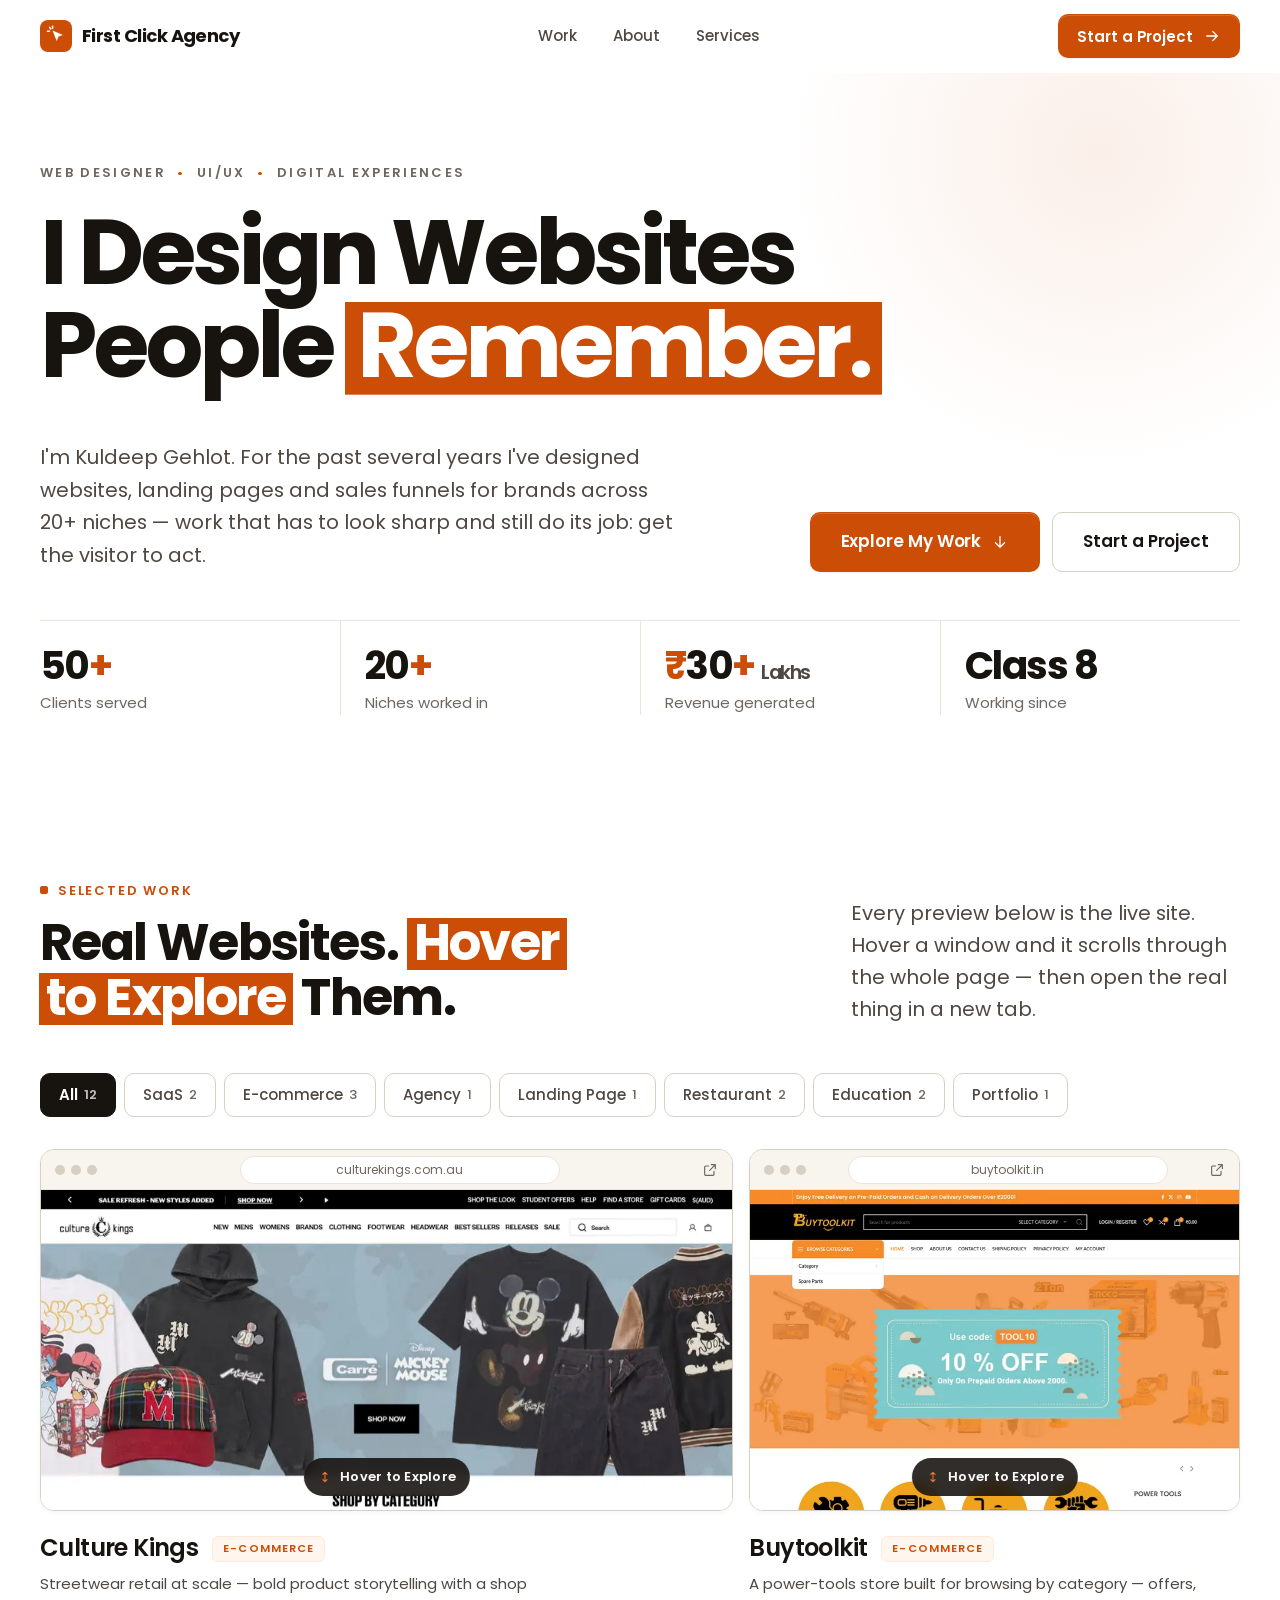
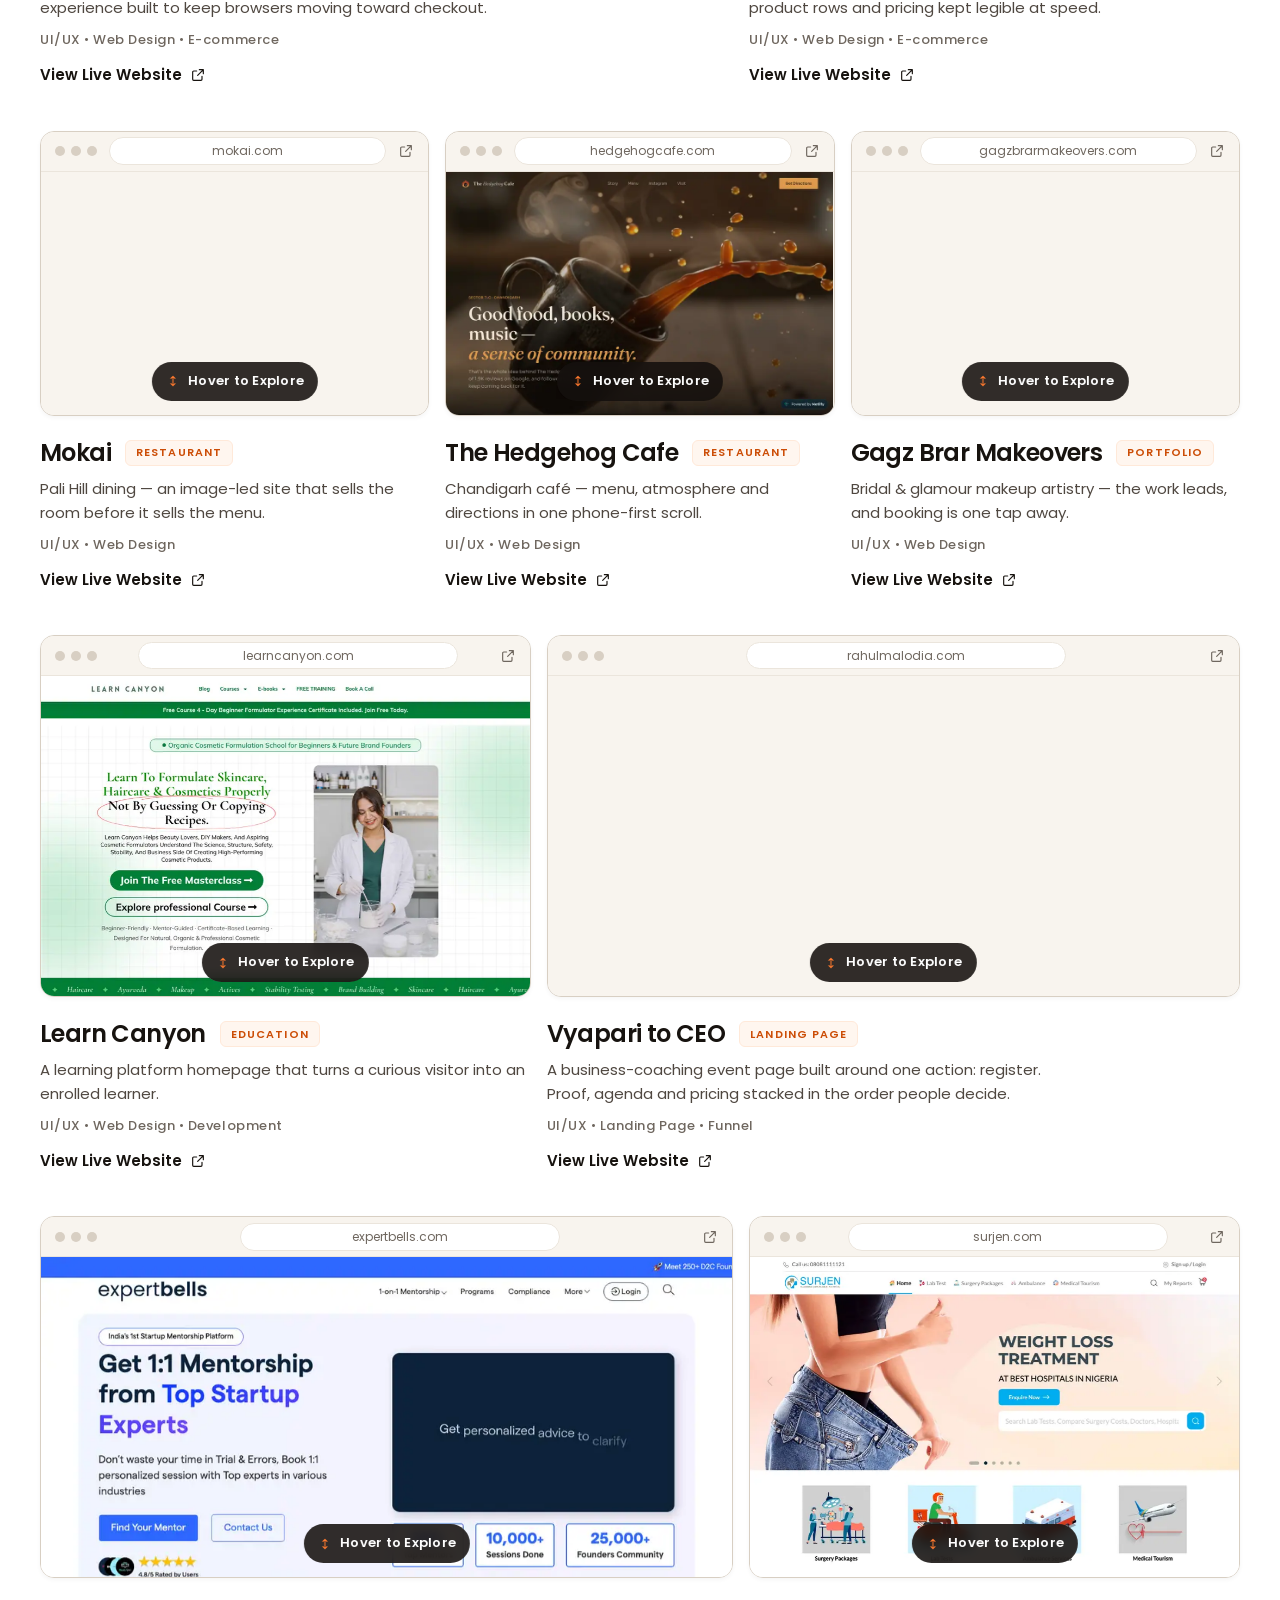
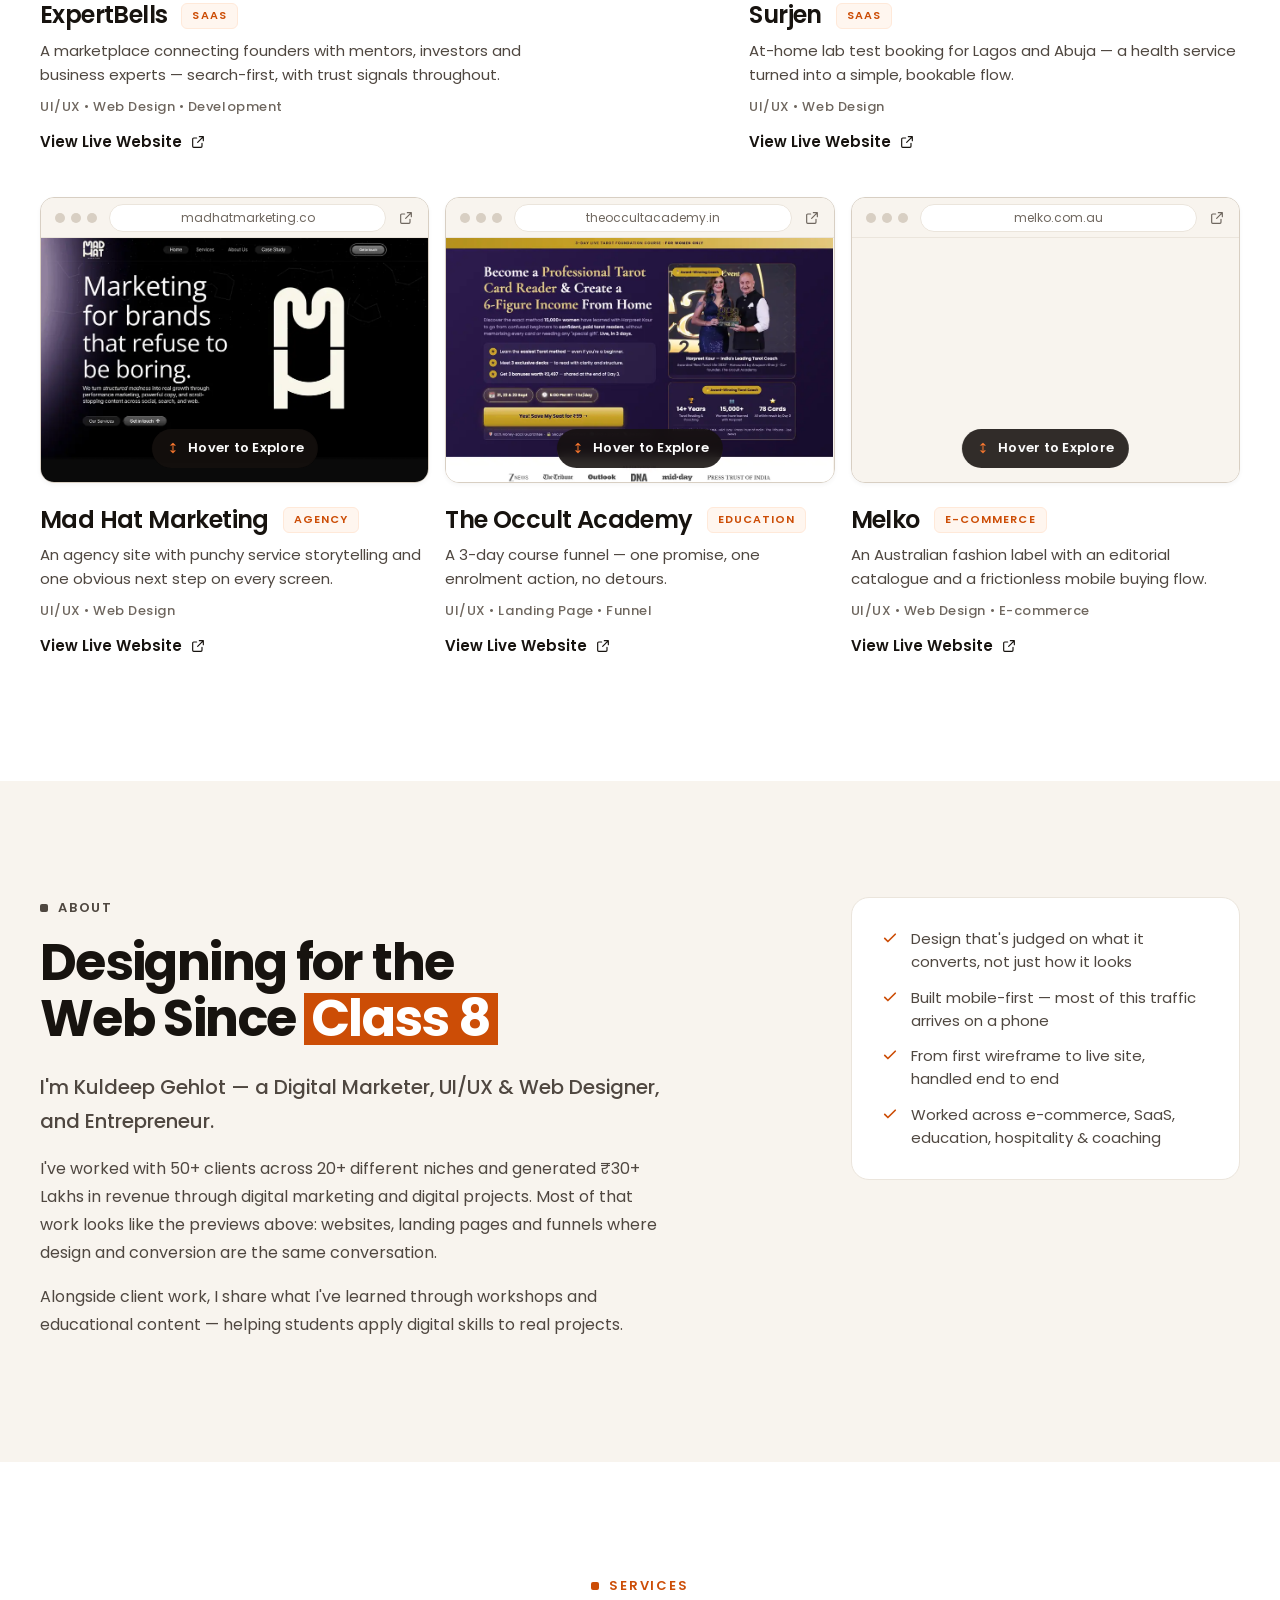
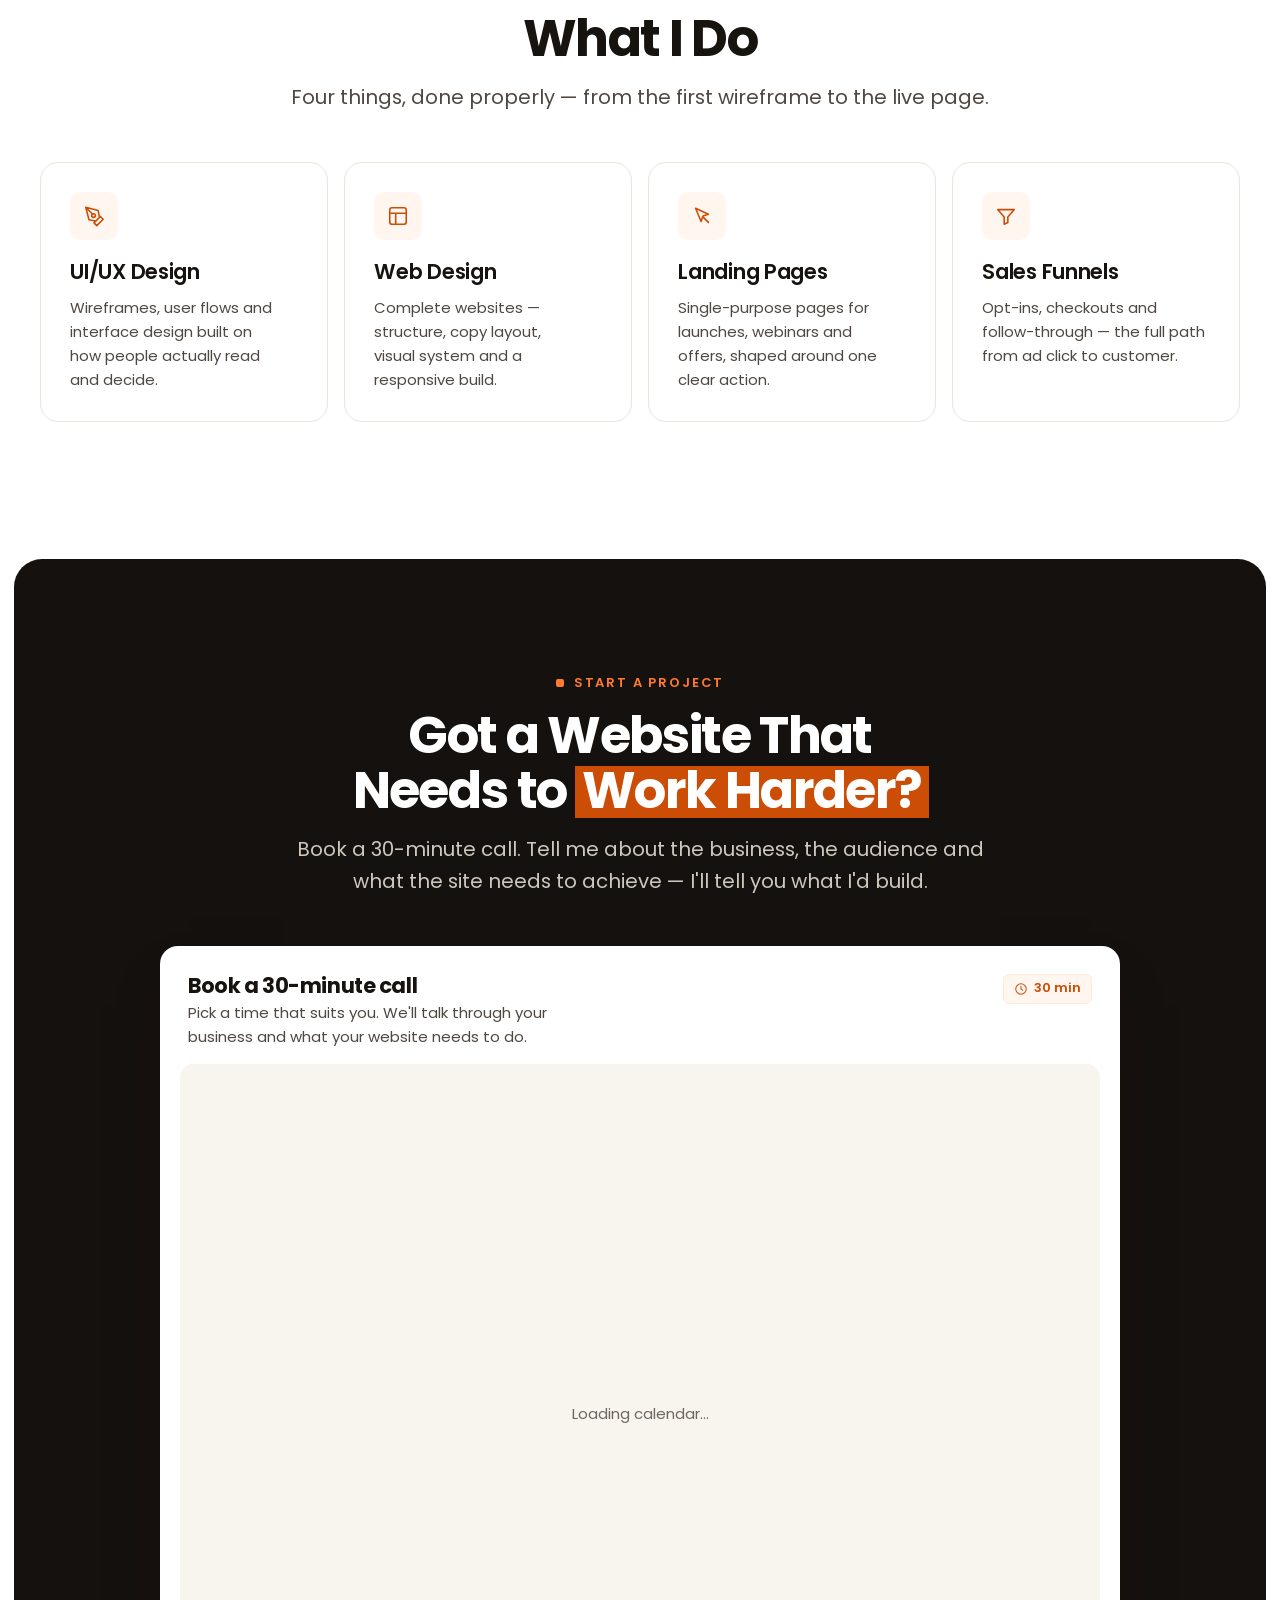
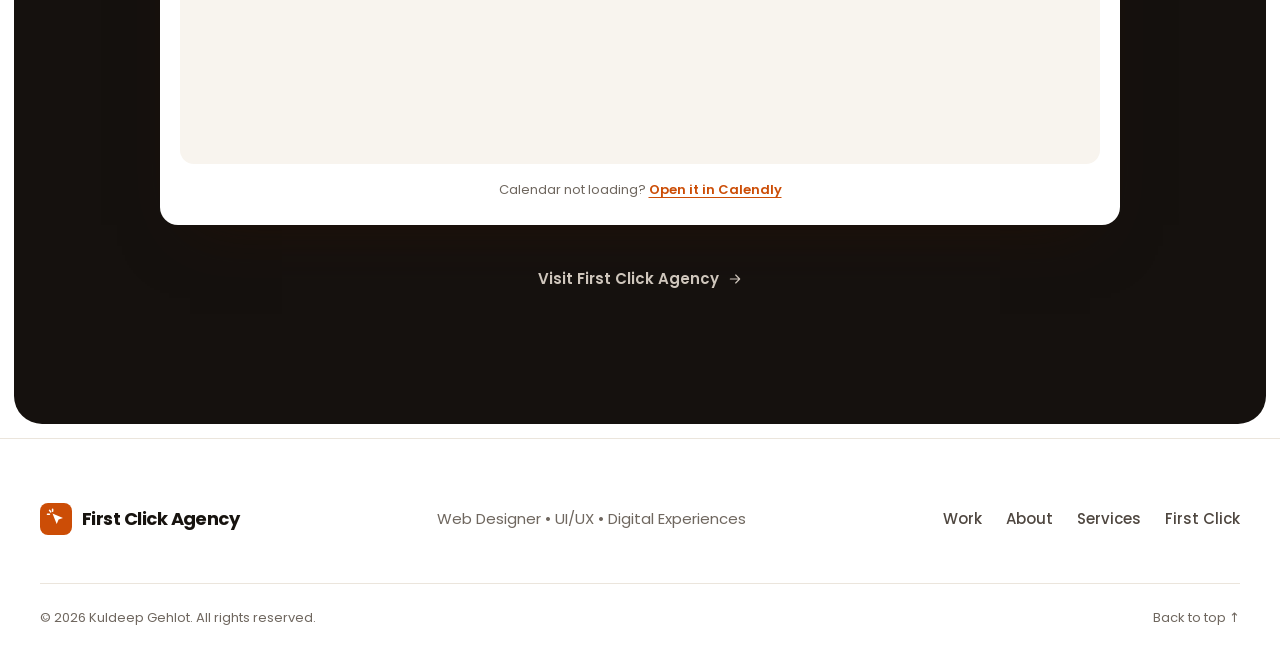
<file: work/index.html>
<!DOCTYPE html>
<html lang="en">
<head>
  <meta charset="utf-8" />
  <meta name="viewport" content="width=device-width, initial-scale=1" />
  <title>Kuldeep Gehlot — Web Designer &amp; UI/UX Portfolio</title>
  <meta name="description" content="Selected websites and landing pages by Kuldeep Gehlot — web designer and UI/UX designer. Hover any preview to scroll the real site." />
  <meta name="theme-color" content="#ffffff" />

  <meta property="og:title" content="Kuldeep Gehlot — Web Designer &amp; UI/UX Portfolio" />
  <meta property="og:description" content="Selected websites and landing pages. Hover any preview to scroll the real site." />
  <meta property="og:type" content="website" />
  <link rel="icon" href="../images/favicon.svg" type="image/svg+xml" />

  <script>document.documentElement.classList.add('js');</script>

  <link rel="preconnect" href="https://fonts.googleapis.com" />
  <link rel="preconnect" href="https://fonts.gstatic.com" crossorigin />
  <link href="https://fonts.googleapis.com/css2?family=Poppins:wght@400;500;600;700&display=swap" rel="stylesheet" />

  <link rel="stylesheet" href="../css/variables.css?v=20260918.4" />
  <link rel="stylesheet" href="../css/base.css?v=20260918.4" />
  <link rel="stylesheet" href="../css/nav.css?v=20260918.4" />
  <link rel="stylesheet" href="portfolio.css?v=20260918.4" />
</head>
<body class="portfolio">

  <svg width="0" height="0" class="visually-hidden" aria-hidden="true" focusable="false">
    <symbol id="i-arrow" viewBox="0 0 24 24"><path d="M5 12h14M13 6l6 6-6 6"/></symbol>
    <symbol id="i-arrow-down" viewBox="0 0 24 24"><path d="M12 5v14M6 13l6 6 6-6"/></symbol>
    <symbol id="i-external" viewBox="0 0 24 24"><path d="M14 4h6v6M20 4l-8.5 8.5M18 14v4.5a1.5 1.5 0 0 1-1.5 1.5h-11A1.5 1.5 0 0 1 4 18.5v-11A1.5 1.5 0 0 1 5.5 6H10"/></symbol>
    <symbol id="i-scroll" viewBox="0 0 24 24"><path d="M12 4v16M8.5 7.5L12 4l3.5 3.5M8.5 16.5L12 20l3.5-3.5"/></symbol>
    <symbol id="i-check" viewBox="0 0 24 24"><path d="M5 12.5l4.2 4.2L19 7"/></symbol>
    <symbol id="i-pen" viewBox="0 0 24 24"><path d="M12 19.5l7-7 3 3-7 7zM18 13.5l-1.5-7.5L3 2.5l3.5 13.5 7.5 1.5zM3 2.5l7.6 7.6"/><circle cx="11.5" cy="11.5" r="2"/></symbol>
    <symbol id="i-layout" viewBox="0 0 24 24"><rect x="3" y="3" width="18" height="18" rx="2.5"/><path d="M3 9h18M9.5 21V9"/></symbol>
    <symbol id="i-cursor" viewBox="0 0 24 24"><path d="M5 3.5l14 6.5-6 2-2 6zM13.5 13.5l5.5 5.5"/></symbol>
    <symbol id="i-funnel" viewBox="0 0 24 24"><path d="M3 5h18l-7 8v6l-4 2v-8z"/></symbol>
    <symbol id="i-phone" viewBox="0 0 24 24"><rect x="6.5" y="2.5" width="11" height="19" rx="2.5"/><path d="M11 18h2"/></symbol>
    <symbol id="i-clock" viewBox="0 0 24 24"><circle cx="12" cy="12" r="9"/><path d="M12 7v5l3 2"/></symbol>
    <symbol id="i-search" viewBox="0 0 24 24"><circle cx="11" cy="11" r="7"/><path d="M20.5 20.5L16 16"/></symbol>
  </svg>

  <a class="skip-link" href="#work">Skip to work</a>

  <!-- ======================================================================
       NAVIGATION
       ====================================================================== -->
  <header class="site-header" id="siteHeader">
    <nav class="nav container" aria-label="Primary">
      <a class="brand" href="../index.html" aria-label="First Click Agency — home">
        <svg class="brand-mark" viewBox="0 0 32 32" aria-hidden="true">
          <rect width="32" height="32" rx="8" fill="#cc4d06"/>
          <path d="M12.5 10.5l10.5 4.6-4.4 1.5-1.9 4.4z" fill="#fff"/>
          <path d="M9.6 7.4l1.1 1.5M7.5 11.2h1.9M12.6 6.3v1.9" stroke="#fff" stroke-width="1.6" stroke-linecap="round"/>
        </svg>
        <span class="brand-name">First Click Agency</span>
      </a>

      <div class="nav-links-wrap">
        <ul class="nav-links">
          <li><a href="#work">Work</a></li>
          <li><a href="#about">About</a></li>
          <li><a href="#services">Services</a></li>
        </ul>
        <span class="nav-indicator" aria-hidden="true"></span>
      </div>

      <div class="nav-actions">
        <a class="btn btn-primary btn-sm nav-cta" href="#contact">
          Start a Project
          <svg class="icon" aria-hidden="true"><use href="#i-arrow"/></svg>
        </a>
        <button class="nav-toggle" type="button" aria-expanded="false" aria-controls="mobileMenu">
          <span class="visually-hidden">Menu</span>
          <span class="nav-toggle-bar" aria-hidden="true"></span>
          <span class="nav-toggle-bar" aria-hidden="true"></span>
        </button>
      </div>
    </nav>

    <div class="mobile-menu" id="mobileMenu">
      <ul class="mobile-menu-links container">
        <li><a href="#work">Work</a></li>
        <li><a href="#about">About</a></li>
        <li><a href="#services">Services</a></li>
        <li class="mobile-menu-cta">
          <a class="btn btn-primary btn-lg btn-block" href="#contact">
            Start a Project
            <svg class="icon" aria-hidden="true"><use href="#i-arrow"/></svg>
          </a>
        </li>
      </ul>
    </div>
  </header>

  <main id="main">

    <!-- ====================================================================
         HERO
         ==================================================================== -->
    <section class="pf-hero" id="top" aria-labelledby="heroTitle">
      <div class="container">
        <p class="pf-eyebrow">Web Designer <span aria-hidden="true">•</span> UI/UX <span aria-hidden="true">•</span> Digital Experiences</p>

        <h1 class="pf-hero-title" id="heroTitle">I Design Websites<br />People <span class="hl">Remember.</span></h1>

        <div class="pf-hero-bottom">
          <p class="pf-hero-text">
            I'm Kuldeep Gehlot. For the past several years I've designed websites, landing pages and sales funnels for brands across 20+ niches — work that has to look sharp and still do its job: get the visitor to act.
          </p>

          <div class="pf-hero-actions">
            <a class="btn btn-primary btn-lg" href="#work">
              Explore My Work
              <svg class="icon" aria-hidden="true"><use href="#i-arrow-down"/></svg>
            </a>
            <a class="btn btn-secondary btn-lg" href="#contact">Start a Project</a>
          </div>
        </div>

        <dl class="pf-stats">
          <div class="pf-stat">
            <dt>Clients served</dt>
            <dd><span data-count="50">50</span><em>+</em></dd>
          </div>
          <div class="pf-stat">
            <dt>Niches worked in</dt>
            <dd><span data-count="20">20</span><em>+</em></dd>
          </div>
          <div class="pf-stat">
            <dt>Revenue generated</dt>
            <dd><em>₹</em><span data-count="30">30</span><em>+</em> <small>Lakhs</small></dd>
          </div>
          <div class="pf-stat">
            <dt>Working since</dt>
            <dd>Class <span>8</span></dd>
          </div>
        </dl>
      </div>
    </section>


    <!-- ====================================================================
         SELECTED WORK — filters + interactive browser previews
         Each project: one <article>. To add one, copy a block, set
         data-category, the URL, the name and drop a full-page screenshot
         into assets/previews/.
         ==================================================================== -->
    <section class="section pf-work" id="work" aria-labelledby="workTitle">
      <div class="container">
        <div class="section-head section-head--split" data-reveal>
          <div>
            <p class="eyebrow">Selected work</p>
            <h2 class="h2" id="workTitle">Real Websites. <span class="hl">Hover to Explore</span> Them.</h2>
          </div>
          <p class="section-sub">Every preview below is the live site. Hover a window and it scrolls through the whole page — then open the real thing in a new tab.</p>
        </div>

        <div class="pf-filters" role="group" aria-label="Filter projects by category" data-filters>
          <button class="pf-filter is-active" type="button" data-filter="all" aria-pressed="true">All <span class="pf-filter-count">12</span></button>
          <button class="pf-filter" type="button" data-filter="saas" aria-pressed="false">SaaS</button>
          <button class="pf-filter" type="button" data-filter="ecommerce" aria-pressed="false">E-commerce</button>
          <button class="pf-filter" type="button" data-filter="agency" aria-pressed="false">Agency</button>
          <button class="pf-filter" type="button" data-filter="landing" aria-pressed="false">Landing Page</button>
          <button class="pf-filter" type="button" data-filter="restaurant" aria-pressed="false">Restaurant</button>
          <button class="pf-filter" type="button" data-filter="education" aria-pressed="false">Education</button>
          <button class="pf-filter" type="button" data-filter="portfolio" aria-pressed="false">Portfolio</button>
        </div>
        <p class="pf-filter-status visually-hidden" role="status" aria-live="polite"></p>

        <div class="bento pf-grid" id="projectGrid">

          <!-- 1 -->
          <article class="project project--lg" data-category="ecommerce" data-reveal>
            <a class="project-frame" href="https://www.culturekings.com.au/" target="_blank" rel="noopener noreferrer" data-preview aria-label="Culture Kings — open the live website in a new tab">
              <span class="browser-bar" aria-hidden="true">
                <span class="browser-dots"><i></i><i></i><i></i></span>
                <span class="browser-url">culturekings.com.au</span>
                <svg class="browser-open icon"><use href="#i-external"/></svg>
              </span>
              <span class="browser-view">
                <img class="browser-shot" src="assets/previews/culture-kings.webp" alt="Full-page preview of the Culture Kings website" loading="lazy" decoding="async" />
                <span class="preview-hint"><svg class="icon" aria-hidden="true"><use href="#i-scroll"/></svg><span class="preview-hint-text">Hover to Explore</span></span>
              </span>
            </a>
            <div class="project-info">
              <div class="project-head">
                <h3 class="project-name">Culture Kings</h3>
                <span class="project-badge">E-commerce</span>
              </div>
              <p class="project-desc">Streetwear retail at scale — bold product storytelling with a shop experience built to keep browsers moving toward checkout.</p>
              <p class="project-services">UI/UX • Web Design • E-commerce</p>
              <span class="project-cta">View Live Website <svg class="icon" aria-hidden="true"><use href="#i-external"/></svg></span>
            </div>
          </article>

          <!-- 2 -->
          <article class="project project--md" data-category="ecommerce" data-reveal>
            <a class="project-frame" href="https://buytoolkit.in/" target="_blank" rel="noopener noreferrer" data-preview aria-label="Buytoolkit — open the live website in a new tab">
              <span class="browser-bar" aria-hidden="true">
                <span class="browser-dots"><i></i><i></i><i></i></span>
                <span class="browser-url">buytoolkit.in</span>
                <svg class="browser-open icon"><use href="#i-external"/></svg>
              </span>
              <span class="browser-view">
                <img class="browser-shot" src="assets/previews/buytoolkit.webp" alt="Full-page preview of the Buytoolkit website" loading="lazy" decoding="async" />
                <span class="preview-hint"><svg class="icon" aria-hidden="true"><use href="#i-scroll"/></svg><span class="preview-hint-text">Hover to Explore</span></span>
              </span>
            </a>
            <div class="project-info">
              <div class="project-head">
                <h3 class="project-name">Buytoolkit</h3>
                <span class="project-badge">E-commerce</span>
              </div>
              <p class="project-desc">A power-tools store built for browsing by category — offers, product rows and pricing kept legible at speed.</p>
              <p class="project-services">UI/UX • Web Design • E-commerce</p>
              <span class="project-cta">View Live Website <svg class="icon" aria-hidden="true"><use href="#i-external"/></svg></span>
            </div>
          </article>

          <!-- 3 -->
          <article class="project project--sm" data-category="restaurant" data-reveal>
            <a class="project-frame" href="https://mokaiwebsite.netlify.app/" target="_blank" rel="noopener noreferrer" data-preview aria-label="Mokai — open the live website in a new tab">
              <span class="browser-bar" aria-hidden="true">
                <span class="browser-dots"><i></i><i></i><i></i></span>
                <span class="browser-url">mokai.com</span>
                <svg class="browser-open icon"><use href="#i-external"/></svg>
              </span>
              <span class="browser-view">
                <img class="browser-shot" src="assets/previews/mokai.webp" alt="Full-page preview of the Mokai restaurant website" loading="lazy" decoding="async" />
                <span class="preview-hint"><svg class="icon" aria-hidden="true"><use href="#i-scroll"/></svg><span class="preview-hint-text">Hover to Explore</span></span>
              </span>
            </a>
            <div class="project-info">
              <div class="project-head">
                <h3 class="project-name">Mokai</h3>
                <span class="project-badge">Restaurant</span>
              </div>
              <p class="project-desc">Pali Hill dining — an image-led site that sells the room before it sells the menu.</p>
              <p class="project-services">UI/UX • Web Design</p>
              <span class="project-cta">View Live Website <svg class="icon" aria-hidden="true"><use href="#i-external"/></svg></span>
            </div>
          </article>

          <!-- 4 -->
          <article class="project project--sm" data-category="restaurant" data-reveal>
            <a class="project-frame" href="https://hedgehogcafewebsite.netlify.app/" target="_blank" rel="noopener noreferrer" data-preview aria-label="The Hedgehog Cafe — open the live website in a new tab">
              <span class="browser-bar" aria-hidden="true">
                <span class="browser-dots"><i></i><i></i><i></i></span>
                <span class="browser-url">hedgehogcafe.com</span>
                <svg class="browser-open icon"><use href="#i-external"/></svg>
              </span>
              <span class="browser-view">
                <img class="browser-shot" src="assets/previews/hedgehog-cafe.webp" alt="Full-page preview of The Hedgehog Cafe website" loading="lazy" decoding="async" />
                <span class="preview-hint"><svg class="icon" aria-hidden="true"><use href="#i-scroll"/></svg><span class="preview-hint-text">Hover to Explore</span></span>
              </span>
            </a>
            <div class="project-info">
              <div class="project-head">
                <h3 class="project-name">The Hedgehog Cafe</h3>
                <span class="project-badge">Restaurant</span>
              </div>
              <p class="project-desc">Chandigarh café — menu, atmosphere and directions in one phone-first scroll.</p>
              <p class="project-services">UI/UX • Web Design</p>
              <span class="project-cta">View Live Website <svg class="icon" aria-hidden="true"><use href="#i-external"/></svg></span>
            </div>
          </article>

          <!-- 5 -->
          <article class="project project--sm" data-category="portfolio" data-reveal>
            <a class="project-frame" href="https://gagannewwebsite.netlify.app/" target="_blank" rel="noopener noreferrer" data-preview aria-label="Gagz Brar Makeovers — open the live website in a new tab">
              <span class="browser-bar" aria-hidden="true">
                <span class="browser-dots"><i></i><i></i><i></i></span>
                <span class="browser-url">gagzbrarmakeovers.com</span>
                <svg class="browser-open icon"><use href="#i-external"/></svg>
              </span>
              <span class="browser-view">
                <img class="browser-shot" src="assets/previews/gagz-brar.webp" alt="Full-page preview of the Gagz Brar Makeovers website" loading="lazy" decoding="async" />
                <span class="preview-hint"><svg class="icon" aria-hidden="true"><use href="#i-scroll"/></svg><span class="preview-hint-text">Hover to Explore</span></span>
              </span>
            </a>
            <div class="project-info">
              <div class="project-head">
                <h3 class="project-name">Gagz Brar Makeovers</h3>
                <span class="project-badge">Portfolio</span>
              </div>
              <p class="project-desc">Bridal &amp; glamour makeup artistry — the work leads, and booking is one tap away.</p>
              <p class="project-services">UI/UX • Web Design</p>
              <span class="project-cta">View Live Website <svg class="icon" aria-hidden="true"><use href="#i-external"/></svg></span>
            </div>
          </article>

          <!-- 6 -->
          <article class="project project--md" data-category="education" data-reveal>
            <a class="project-frame" href="https://learncanyon.com/" target="_blank" rel="noopener noreferrer" data-preview aria-label="Learn Canyon — open the live website in a new tab">
              <span class="browser-bar" aria-hidden="true">
                <span class="browser-dots"><i></i><i></i><i></i></span>
                <span class="browser-url">learncanyon.com</span>
                <svg class="browser-open icon"><use href="#i-external"/></svg>
              </span>
              <span class="browser-view">
                <img class="browser-shot" src="assets/previews/learn-canyon.webp" alt="Full-page preview of the Learn Canyon website" loading="lazy" decoding="async" />
                <span class="preview-hint"><svg class="icon" aria-hidden="true"><use href="#i-scroll"/></svg><span class="preview-hint-text">Hover to Explore</span></span>
              </span>
            </a>
            <div class="project-info">
              <div class="project-head">
                <h3 class="project-name">Learn Canyon</h3>
                <span class="project-badge">Education</span>
              </div>
              <p class="project-desc">A learning platform homepage that turns a curious visitor into an enrolled learner.</p>
              <p class="project-services">UI/UX • Web Design • Development</p>
              <span class="project-cta">View Live Website <svg class="icon" aria-hidden="true"><use href="#i-external"/></svg></span>
            </div>
          </article>

          <!-- 7 -->
          <article class="project project--lg" data-category="landing" data-reveal>
            <a class="project-frame" href="https://rahulmalodia.com/landing-page/new-v2c" target="_blank" rel="noopener noreferrer" data-preview aria-label="Vyapari to CEO — open the live website in a new tab">
              <span class="browser-bar" aria-hidden="true">
                <span class="browser-dots"><i></i><i></i><i></i></span>
                <span class="browser-url">rahulmalodia.com</span>
                <svg class="browser-open icon"><use href="#i-external"/></svg>
              </span>
              <span class="browser-view">
                <img class="browser-shot" src="assets/previews/vyapari-to-ceo.webp" alt="Full-page preview of the Vyapari to CEO landing page" loading="lazy" decoding="async" />
                <span class="preview-hint"><svg class="icon" aria-hidden="true"><use href="#i-scroll"/></svg><span class="preview-hint-text">Hover to Explore</span></span>
              </span>
            </a>
            <div class="project-info">
              <div class="project-head">
                <h3 class="project-name">Vyapari to CEO</h3>
                <span class="project-badge">Landing Page</span>
              </div>
              <p class="project-desc">A business-coaching event page built around one action: register. Proof, agenda and pricing stacked in the order people decide.</p>
              <p class="project-services">UI/UX • Landing Page • Funnel</p>
              <span class="project-cta">View Live Website <svg class="icon" aria-hidden="true"><use href="#i-external"/></svg></span>
            </div>
          </article>

          <!-- 8 -->
          <article class="project project--lg" data-category="saas" data-reveal>
            <a class="project-frame" href="https://www.expertbells.com/" target="_blank" rel="noopener noreferrer" data-preview aria-label="ExpertBells — open the live website in a new tab">
              <span class="browser-bar" aria-hidden="true">
                <span class="browser-dots"><i></i><i></i><i></i></span>
                <span class="browser-url">expertbells.com</span>
                <svg class="browser-open icon"><use href="#i-external"/></svg>
              </span>
              <span class="browser-view">
                <img class="browser-shot" src="assets/previews/expertbells.webp" alt="Full-page preview of the ExpertBells website" loading="lazy" decoding="async" />
                <span class="preview-hint"><svg class="icon" aria-hidden="true"><use href="#i-scroll"/></svg><span class="preview-hint-text">Hover to Explore</span></span>
              </span>
            </a>
            <div class="project-info">
              <div class="project-head">
                <h3 class="project-name">ExpertBells</h3>
                <span class="project-badge">SaaS</span>
              </div>
              <p class="project-desc">A marketplace connecting founders with mentors, investors and business experts — search-first, with trust signals throughout.</p>
              <p class="project-services">UI/UX • Web Design • Development</p>
              <span class="project-cta">View Live Website <svg class="icon" aria-hidden="true"><use href="#i-external"/></svg></span>
            </div>
          </article>

          <!-- 9 -->
          <article class="project project--md" data-category="saas" data-reveal>
            <a class="project-frame" href="https://www.surjen.com/" target="_blank" rel="noopener noreferrer" data-preview aria-label="Surjen — open the live website in a new tab">
              <span class="browser-bar" aria-hidden="true">
                <span class="browser-dots"><i></i><i></i><i></i></span>
                <span class="browser-url">surjen.com</span>
                <svg class="browser-open icon"><use href="#i-external"/></svg>
              </span>
              <span class="browser-view">
                <img class="browser-shot" src="assets/previews/surjen.webp" alt="Full-page preview of the Surjen website" loading="lazy" decoding="async" />
                <span class="preview-hint"><svg class="icon" aria-hidden="true"><use href="#i-scroll"/></svg><span class="preview-hint-text">Hover to Explore</span></span>
              </span>
            </a>
            <div class="project-info">
              <div class="project-head">
                <h3 class="project-name">Surjen</h3>
                <span class="project-badge">SaaS</span>
              </div>
              <p class="project-desc">At-home lab test booking for Lagos and Abuja — a health service turned into a simple, bookable flow.</p>
              <p class="project-services">UI/UX • Web Design</p>
              <span class="project-cta">View Live Website <svg class="icon" aria-hidden="true"><use href="#i-external"/></svg></span>
            </div>
          </article>

          <!-- 10 -->
          <article class="project project--sm" data-category="agency" data-reveal>
            <a class="project-frame" href="https://madhatmarketing.co/" target="_blank" rel="noopener noreferrer" data-preview aria-label="Mad Hat Marketing — open the live website in a new tab">
              <span class="browser-bar" aria-hidden="true">
                <span class="browser-dots"><i></i><i></i><i></i></span>
                <span class="browser-url">madhatmarketing.co</span>
                <svg class="browser-open icon"><use href="#i-external"/></svg>
              </span>
              <span class="browser-view">
                <img class="browser-shot" src="assets/previews/madhat.webp" alt="Full-page preview of the Mad Hat Marketing website" loading="lazy" decoding="async" />
                <span class="preview-hint"><svg class="icon" aria-hidden="true"><use href="#i-scroll"/></svg><span class="preview-hint-text">Hover to Explore</span></span>
              </span>
            </a>
            <div class="project-info">
              <div class="project-head">
                <h3 class="project-name">Mad Hat Marketing</h3>
                <span class="project-badge">Agency</span>
              </div>
              <p class="project-desc">An agency site with punchy service storytelling and one obvious next step on every screen.</p>
              <p class="project-services">UI/UX • Web Design</p>
              <span class="project-cta">View Live Website <svg class="icon" aria-hidden="true"><use href="#i-external"/></svg></span>
            </div>
          </article>

          <!-- 11 -->
          <article class="project project--sm" data-category="education" data-reveal>
            <a class="project-frame" href="https://join.theoccultacademy.in/3dayscourse" target="_blank" rel="noopener noreferrer" data-preview aria-label="The Occult Academy — open the live website in a new tab">
              <span class="browser-bar" aria-hidden="true">
                <span class="browser-dots"><i></i><i></i><i></i></span>
                <span class="browser-url">theoccultacademy.in</span>
                <svg class="browser-open icon"><use href="#i-external"/></svg>
              </span>
              <span class="browser-view">
                <img class="browser-shot" src="assets/previews/occult-academy.webp" alt="Full-page preview of The Occult Academy course page" loading="lazy" decoding="async" />
                <span class="preview-hint"><svg class="icon" aria-hidden="true"><use href="#i-scroll"/></svg><span class="preview-hint-text">Hover to Explore</span></span>
              </span>
            </a>
            <div class="project-info">
              <div class="project-head">
                <h3 class="project-name">The Occult Academy</h3>
                <span class="project-badge">Education</span>
              </div>
              <p class="project-desc">A 3-day course funnel — one promise, one enrolment action, no detours.</p>
              <p class="project-services">UI/UX • Landing Page • Funnel</p>
              <span class="project-cta">View Live Website <svg class="icon" aria-hidden="true"><use href="#i-external"/></svg></span>
            </div>
          </article>

          <!-- 12 -->
          <article class="project project--sm" data-category="ecommerce" data-reveal>
            <a class="project-frame" href="https://www.melko.com.au/" target="_blank" rel="noopener noreferrer" data-preview aria-label="Melko — open the live website in a new tab">
              <span class="browser-bar" aria-hidden="true">
                <span class="browser-dots"><i></i><i></i><i></i></span>
                <span class="browser-url">melko.com.au</span>
                <svg class="browser-open icon"><use href="#i-external"/></svg>
              </span>
              <span class="browser-view">
                <img class="browser-shot" src="assets/previews/melko.webp" alt="Full-page preview of the Melko website" loading="lazy" decoding="async" />
                <span class="preview-hint"><svg class="icon" aria-hidden="true"><use href="#i-scroll"/></svg><span class="preview-hint-text">Hover to Explore</span></span>
              </span>
            </a>
            <div class="project-info">
              <div class="project-head">
                <h3 class="project-name">Melko</h3>
                <span class="project-badge">E-commerce</span>
              </div>
              <p class="project-desc">An Australian fashion label with an editorial catalogue and a frictionless mobile buying flow.</p>
              <p class="project-services">UI/UX • Web Design • E-commerce</p>
              <span class="project-cta">View Live Website <svg class="icon" aria-hidden="true"><use href="#i-external"/></svg></span>
            </div>
          </article>

        </div>

        <p class="pf-empty" hidden>No projects in this category yet.</p>
      </div>
    </section>


    <!-- ====================================================================
         ABOUT
         ==================================================================== -->
    <section class="section theme-cream pf-about" id="about" aria-labelledby="aboutTitle">
      <div class="container">
        <div class="bento pf-about-grid">
          <div class="pf-about-copy" data-reveal>
            <p class="eyebrow">About</p>
            <h2 class="h2" id="aboutTitle">Designing for the Web Since <span class="hl">Class 8</span></h2>
            <p class="pf-about-lead">I'm Kuldeep Gehlot — a Digital Marketer, UI/UX &amp; Web Designer, and Entrepreneur.</p>
            <p>I've worked with 50+ clients across 20+ different niches and generated ₹30+ Lakhs in revenue through digital marketing and digital projects. Most of that work looks like the previews above: websites, landing pages and funnels where design and conversion are the same conversation.</p>
            <p>Alongside client work, I share what I've learned through workshops and educational content — helping students apply digital skills to real projects.</p>
          </div>

          <ul class="pf-about-list" data-stagger>
            <li data-reveal><svg class="icon" aria-hidden="true"><use href="#i-check"/></svg>Design that's judged on what it converts, not just how it looks</li>
            <li data-reveal><svg class="icon" aria-hidden="true"><use href="#i-check"/></svg>Built mobile-first — most of this traffic arrives on a phone</li>
            <li data-reveal><svg class="icon" aria-hidden="true"><use href="#i-check"/></svg>From first wireframe to live site, handled end to end</li>
            <li data-reveal><svg class="icon" aria-hidden="true"><use href="#i-check"/></svg>Worked across e-commerce, SaaS, education, hospitality &amp; coaching</li>
          </ul>
        </div>
      </div>
    </section>


    <!-- ====================================================================
         SERVICES
         ==================================================================== -->
    <section class="section pf-services" id="services" aria-labelledby="servicesTitle">
      <div class="container">
        <div class="section-head section-head--center" data-reveal>
          <p class="eyebrow">Services</p>
          <h2 class="h2" id="servicesTitle">What I Do</h2>
          <p class="section-sub">Four things, done properly — from the first wireframe to the live page.</p>
        </div>

        <div class="bento pf-services-grid" data-stagger>
          <article class="card card-hover pf-service" data-reveal>
            <span class="icon-tile"><svg class="icon" aria-hidden="true"><use href="#i-pen"/></svg></span>
            <h3 class="card-title">UI/UX Design</h3>
            <p class="card-text">Wireframes, user flows and interface design built on how people actually read and decide.</p>
          </article>
          <article class="card card-hover pf-service" data-reveal>
            <span class="icon-tile"><svg class="icon" aria-hidden="true"><use href="#i-layout"/></svg></span>
            <h3 class="card-title">Web Design</h3>
            <p class="card-text">Complete websites — structure, copy layout, visual system and a responsive build.</p>
          </article>
          <article class="card card-hover pf-service" data-reveal>
            <span class="icon-tile"><svg class="icon" aria-hidden="true"><use href="#i-cursor"/></svg></span>
            <h3 class="card-title">Landing Pages</h3>
            <p class="card-text">Single-purpose pages for launches, webinars and offers, shaped around one clear action.</p>
          </article>
          <article class="card card-hover pf-service" data-reveal>
            <span class="icon-tile"><svg class="icon" aria-hidden="true"><use href="#i-funnel"/></svg></span>
            <h3 class="card-title">Sales Funnels</h3>
            <p class="card-text">Opt-ins, checkouts and follow-through — the full path from ad click to customer.</p>
          </article>
        </div>
      </div>
    </section>


    <!-- ====================================================================
         FINAL CTA
         ==================================================================== -->
    <section class="section-boxed pf-cta-section" id="contact" aria-labelledby="ctaTitle">
      <div class="panel theme-dark pf-cta">
        <div class="container">
          <div class="pf-cta-inner" data-reveal>
            <p class="eyebrow">Start a project</p>
            <h2 class="h2 pf-cta-title" id="ctaTitle">Got a Website That Needs to <span class="hl">Work Harder?</span></h2>
            <p class="section-sub">Book a 30-minute call. Tell me about the business, the audience and what the site needs to achieve — I'll tell you what I'd build.</p>
          </div>

          <div class="pf-booking" data-reveal>
            <div class="booking" id="book">
              <div class="booking-head">
                <div>
                  <h3 class="booking-title" id="bookingTitle">Book a 30-minute call</h3>
                  <p class="booking-sub">Pick a time that suits you. We'll talk through your business and what your website needs to do.</p>
                </div>
                <span class="booking-badge"><svg class="icon" aria-hidden="true"><use href="#i-clock"/></svg>30 min</span>
              </div>
              <div class="booking-frame-wrap">
                <iframe class="booking-frame" src="https://calendly.com/thekuldeepgehlot-pmdigitals/30min?hide_event_type_details=1&amp;hide_gdpr_banner=1&amp;primary_color=cc4d06&amp;embed_type=Inline" title="Book a 30-minute call with Kuldeep Gehlot on Calendly" loading="lazy" aria-labelledby="bookingTitle"></iframe>
              </div>
              <p class="booking-fallback">Calendar not loading? <a href="https://calendly.com/thekuldeepgehlot-pmdigitals/30min" target="_blank" rel="noopener">Open it in Calendly</a></p>
            </div>
          </div>

          <p class="pf-cta-more"><a href="../index.html">Visit First Click Agency <svg class="icon" aria-hidden="true"><use href="#i-arrow"/></svg></a></p>
        </div>
      </div>
    </section>

  </main>


  <!-- ======================================================================
       FOOTER
       ====================================================================== -->
  <footer class="pf-footer">
    <div class="container">
      <div class="pf-footer-inner">
        <a class="brand" href="../index.html" aria-label="First Click Agency — home">
          <svg class="brand-mark" viewBox="0 0 32 32" aria-hidden="true">
            <rect width="32" height="32" rx="8" fill="#cc4d06"/>
            <path d="M12.5 10.5l10.5 4.6-4.4 1.5-1.9 4.4z" fill="#fff"/>
            <path d="M9.6 7.4l1.1 1.5M7.5 11.2h1.9M12.6 6.3v1.9" stroke="#fff" stroke-width="1.6" stroke-linecap="round"/>
          </svg>
          <span class="brand-name">First Click Agency</span>
        </a>
        <p class="pf-footer-text">Web Designer • UI/UX • Digital Experiences</p>
        <nav class="pf-footer-nav" aria-label="Footer">
          <a href="#work">Work</a>
          <a href="#about">About</a>
          <a href="#services">Services</a>
          <a href="../index.html">First Click</a>
        </nav>
      </div>
      <div class="pf-footer-bottom">
        <p>© <span data-year>2026</span> Kuldeep Gehlot. All rights reserved.</p>
        <a href="#top" class="pf-footer-top">Back to top ↑</a>
      </div>
    </div>
  </footer>

  <script src="portfolio.js?v=20260918.4" defer></script>
</body>
</html>
</file>
<file: css/variables.css>
/* ==========================================================================
   Design Tokens — First Click
   White + orange system. One brand orange (#CC4D06, 4.5:1 with white text),
   a brighter orange reserved for dark surfaces, warm neutrals, warm near-black.
   ========================================================================== */

:root {
  /* Brand */
  --orange: #cc4d06;
  --orange-hover: #b04204;
  --orange-bright: #ff7a2f;
  --orange-50: #fff6ef;
  --orange-100: #ffe9d9;
  --orange-200: #ffd4b5;

  /* Neutrals (warm family) */
  --white: #ffffff;
  --cream: #f8f4ee;
  --ink: #17130f;
  --ink-2: #4f4740;
  --ink-3: #6f675f;
  --line: #ebe5dc;
  --line-strong: #d8cfc3;

  --night: #15110e;
  --night-2: #1f1a16;
  --night-3: #2a241f;

  /* Semantic (light default — overridden by theme classes) */
  --bg: var(--white);
  --surface: var(--white);
  --surface-2: var(--cream);
  --text: var(--ink);
  --text-2: var(--ink-2);
  --text-3: var(--ink-3);
  --border: var(--line);
  --border-strong: var(--line-strong);
  --accent: var(--orange);
  --icon-bg: var(--orange-50);
  --focus: var(--orange);

  /* Typography */
  --font: "Poppins", system-ui, -apple-system, "Segoe UI", Roboto, sans-serif;
  --fs-display: clamp(2.5rem, 1.3rem + 4.4vw, 4.75rem);
  --fs-h2: clamp(2rem, 1.35rem + 2.3vw, 3.25rem);
  --fs-h3: clamp(1.125rem, 1.05rem + 0.35vw, 1.3125rem);
  --fs-lead: clamp(1.0625rem, 1rem + 0.3vw, 1.25rem);
  --fs-body: 1rem;
  --fs-sm: 0.9375rem;
  --fs-xs: 0.8125rem;

  /* Spacing scale: 8 / 16 / 24 / 32 / 48 / 64 / 80 / 96 / 120 */
  --s-1: 8px;
  --s-2: 16px;
  --s-3: 24px;
  --s-4: 32px;
  --s-6: 48px;
  --s-8: 64px;
  --s-10: 80px;
  --s-12: 96px;
  --s-15: 120px;

  /* Layout */
  --container: 1240px;
  --gutter: clamp(20px, 4vw, 40px);
  --gap: 16px;
  --section-y: clamp(80px, 9vw, 120px);
  --nav-h: 72px;

  /* Radii — tighter inside, softer on containers */
  --r-xs: 6px;
  --r-sm: 10px;
  --r-md: 14px;
  --r-lg: 18px;
  --r-xl: 28px;

  /* Elevation (warm-tinted, low) */
  --shadow-sm: 0 1px 2px rgba(23, 19, 15, 0.06);
  --shadow-md: 0 12px 28px -12px rgba(23, 19, 15, 0.18);
  --shadow-orange: 0 12px 24px -10px rgba(204, 77, 6, 0.5);

  /* Motion */
  --ease: cubic-bezier(0.2, 0.7, 0.2, 1);
  --t-fast: 0.2s;
  --t-med: 0.35s;

  /* Z-index scale */
  --z-sticky: 40;
  --z-nav: 50;
  --z-skip: 70;
}

/* Surface themes */
.theme-cream {
  --bg: var(--cream);
  --surface: var(--white);
  --surface-2: var(--white);
}

.theme-dark {
  --bg: var(--night);
  --surface: var(--night-2);
  --surface-2: var(--night-3);
  --text: #ffffff;
  --text-2: #cfc6bc;
  --text-3: #a49b92;
  --border: rgba(255, 255, 255, 0.09);
  --border-strong: rgba(255, 255, 255, 0.18);
  --accent: var(--orange-bright);
  --icon-bg: rgba(255, 122, 47, 0.12);
  --focus: var(--orange-bright);
}

.theme-orange {
  --bg: var(--orange);
  --text: #ffffff;
  --text-2: #fff1e7;
  --text-3: #ffe2cf;
  --border: rgba(255, 255, 255, 0.24);
  --border-strong: rgba(255, 255, 255, 0.4);
  --accent: #ffffff;
  --focus: #ffffff;
}
</file>
<file: css/base.css>
/* ==========================================================================
   Base — reset, typography, layout primitives & shared components
   ========================================================================== */

*,
*::before,
*::after {
  box-sizing: border-box;
  margin: 0;
  padding: 0;
}

html {
  scroll-behavior: smooth;
  -webkit-text-size-adjust: 100%;
  text-size-adjust: 100%;
}

body {
  font-family: var(--font);
  font-size: var(--fs-body);
  line-height: 1.6;
  color: var(--ink);
  background-color: var(--white);
  -webkit-font-smoothing: antialiased;
  -moz-osx-font-smoothing: grayscale;
  overflow-x: hidden;
}

img,
svg {
  display: block;
  max-width: 100%;
}

a {
  color: inherit;
  text-decoration: none;
}

button {
  font: inherit;
  color: inherit;
  background: none;
  border: 0;
  cursor: pointer;
}

ul,
ol {
  list-style: none;
}

h1,
h2,
h3,
h4 {
  color: var(--text);
  font-weight: 700;
  line-height: 1.12;
  letter-spacing: -0.025em;
  text-wrap: balance;
}

p {
  text-wrap: pretty;
}

strong {
  font-weight: 600;
}

section[id],
header[id] {
  scroll-margin-top: calc(var(--nav-h) + 8px);
}

:focus-visible {
  outline: 2px solid var(--focus);
  outline-offset: 3px;
  border-radius: 4px;
}

.visually-hidden {
  position: absolute !important;
  width: 1px;
  height: 1px;
  overflow: hidden;
  clip: rect(0 0 0 0);
  white-space: nowrap;
}

.skip-link {
  position: fixed;
  top: 12px;
  left: 12px;
  z-index: var(--z-skip);
  padding: 12px 18px;
  border-radius: var(--r-sm);
  background: var(--ink);
  color: #fff;
  font-weight: 600;
  transform: translateY(-160%);
  transition: transform var(--t-fast) var(--ease);
}

.skip-link:focus-visible {
  transform: translateY(0);
}

/* --------------------------------------------------------------------------
   Layout
   -------------------------------------------------------------------------- */

.container {
  width: 100%;
  max-width: calc(var(--container) + var(--gutter) * 2);
  margin-inline: auto;
  padding-inline: var(--gutter);
}

.section {
  position: relative;
  padding-block: var(--section-y) calc(var(--section-y) + 8px);
  background: var(--bg);
  color: var(--text-2);
}

/* Boxed module: an inset panel that floats inside the white page */
.section-boxed {
  padding: clamp(8px, 1.1vw, 16px);
  background: var(--white);
}

.panel {
  position: relative;
  border-radius: var(--r-xl);
  padding-block: var(--section-y) calc(var(--section-y) + 8px);
  background: var(--bg);
  color: var(--text-2);
  overflow: hidden;
  isolation: isolate;
}

.bento {
  display: grid;
  grid-template-columns: repeat(12, minmax(0, 1fr));
  gap: var(--gap);
}

/* --------------------------------------------------------------------------
   Section headers: eyebrow → headline → supporting copy
   -------------------------------------------------------------------------- */

.section-head {
  display: grid;
  gap: var(--s-2);
  max-width: 760px;
  margin-bottom: var(--s-6);
}

.section-head--center {
  margin-inline: auto;
  text-align: center;
  justify-items: center;
}

.section-head--split {
  max-width: none;
  grid-template-columns: repeat(12, minmax(0, 1fr));
  column-gap: var(--gap);
  align-items: end;
}

.section-head--split > :first-child {
  grid-column: 1 / span 7;
  display: grid;
  gap: var(--s-2);
}

.section-head--split > .section-sub {
  grid-column: 9 / span 4;
}

.eyebrow {
  display: inline-flex;
  align-items: center;
  gap: 10px;
  font-size: var(--fs-xs);
  font-weight: 600;
  line-height: 1.35;
  letter-spacing: 0.14em;
  text-transform: uppercase;
  color: var(--accent);
}

.eyebrow::before {
  content: "";
  width: 8px;
  height: 8px;
  border-radius: 2px;
  background: currentColor;
  flex-shrink: 0;
}

.h2 {
  font-size: var(--fs-h2);
  letter-spacing: -0.032em;
  line-height: 1.08;
}

.section-sub {
  font-size: var(--fs-lead);
  line-height: 1.6;
  color: var(--text-2);
  max-width: 60ch;
}

/* Headline highlight: a crisp orange block sized to the letterforms,
   repeated per line when the phrase wraps */
.hl {
  color: #ffffff;
  padding-inline: 0.14em;
  margin-inline: -0.02em;
  background-image: linear-gradient(var(--orange), var(--orange));
  background-repeat: no-repeat;
  background-size: 100% 1.02em;
  background-position: 0 58%;
  -webkit-box-decoration-break: clone;
  box-decoration-break: clone;
}

.theme-orange .hl {
  background-image: linear-gradient(var(--ink), var(--ink));
}

/* --------------------------------------------------------------------------
   Buttons
   -------------------------------------------------------------------------- */

.btn {
  display: inline-flex;
  align-items: center;
  justify-content: center;
  gap: 10px;
  min-height: 52px;
  padding: 0 24px;
  border: 1px solid transparent;
  border-radius: var(--r-sm);
  font-size: var(--fs-body);
  font-weight: 600;
  line-height: 1;
  letter-spacing: -0.005em;
  white-space: nowrap;
  transition: transform var(--t-fast) var(--ease), box-shadow var(--t-fast) var(--ease),
    background-color var(--t-fast) var(--ease), border-color var(--t-fast) var(--ease),
    color var(--t-fast) var(--ease);
}

.btn svg {
  width: 18px;
  height: 18px;
  flex-shrink: 0;
  transition: transform var(--t-fast) var(--ease);
}

.btn:hover {
  transform: translateY(-2px);
}

.btn:hover svg {
  transform: translateX(3px);
}

.btn:active {
  transform: translateY(0) scale(0.98);
}

.btn-lg {
  min-height: 60px;
  padding: 0 30px;
  font-size: 1.0625rem;
}

.btn-sm {
  min-height: 44px;
  padding: 0 18px;
  font-size: var(--fs-sm);
}

.btn-primary {
  background: var(--orange);
  color: #ffffff;
  box-shadow: inset 0 1px 0 rgba(255, 255, 255, 0.16), var(--shadow-sm);
}

.btn-primary:hover {
  background: var(--orange-hover);
  box-shadow: inset 0 1px 0 rgba(255, 255, 255, 0.16), var(--shadow-orange);
}

.btn-secondary {
  background: var(--surface);
  color: var(--text);
  border-color: var(--border-strong);
}

.btn-secondary:hover {
  border-color: var(--text);
  box-shadow: var(--shadow-md);
}

.btn-light {
  background: #ffffff;
  color: var(--ink);
}

.btn-light:hover {
  box-shadow: 0 14px 28px -12px rgba(23, 19, 15, 0.45);
}

.btn-outline-light {
  color: #ffffff;
  border-color: rgba(255, 255, 255, 0.45);
}

.btn-outline-light:hover {
  border-color: #ffffff;
  background: rgba(255, 255, 255, 0.08);
}

.btn-block {
  width: 100%;
}

/* --------------------------------------------------------------------------
   Cards, icon tiles, tags, stars
   -------------------------------------------------------------------------- */

.card {
  position: relative;
  background: var(--surface);
  border: 1px solid var(--border);
  border-radius: var(--r-lg);
  padding: clamp(24px, 2.3vw, 32px);
  transition: transform var(--t-med) var(--ease), border-color var(--t-med) var(--ease),
    box-shadow var(--t-med) var(--ease);
}

.card-hover:hover {
  transform: translateY(-4px);
  border-color: var(--border-strong);
  box-shadow: var(--shadow-md);
}

.theme-dark .card-hover:hover {
  box-shadow: 0 18px 36px -18px rgba(0, 0, 0, 0.7);
}

.card-title {
  font-size: var(--fs-h3);
  font-weight: 600;
  line-height: 1.3;
  letter-spacing: -0.015em;
  color: var(--text);
}

.card-text {
  font-size: var(--fs-sm);
  line-height: 1.6;
  color: var(--text-2);
}

.icon {
  width: 22px;
  height: 22px;
  fill: none;
  stroke: currentColor;
  stroke-width: 1.75;
  stroke-linecap: round;
  stroke-linejoin: round;
  flex-shrink: 0;
}

.icon-tile {
  display: grid;
  place-items: center;
  flex-shrink: 0;
  width: 48px;
  height: 48px;
  border-radius: var(--r-sm);
  background: var(--icon-bg);
  color: var(--accent);
  transition: transform var(--t-med) var(--ease);
}

.card-hover:hover .icon-tile {
  transform: translateY(-2px) rotate(-4deg);
}

.tag {
  display: inline-flex;
  align-items: center;
  min-height: 28px;
  padding: 0 10px;
  border-radius: var(--r-xs);
  border: 1px solid var(--border);
  background: var(--surface-2);
  font-size: var(--fs-xs);
  font-weight: 500;
  line-height: 1;
  color: var(--text-2);
  white-space: nowrap;
}

.stars {
  display: flex;
  gap: 2px;
  color: var(--accent);
}

.stars svg {
  width: 16px;
  height: 16px;
  fill: currentColor;
}

.check-list {
  align-content: start;
  display: grid;
  gap: 12px;
}

.check-list li {
  display: flex;
  align-items: flex-start;
  gap: 10px;
  font-size: var(--fs-sm);
  line-height: 1.5;
  color: var(--text-2);
}

.check-list .icon {
  width: 18px;
  height: 18px;
  margin-top: 2px;
  stroke-width: 2.25;
  color: var(--accent);
}

/* --------------------------------------------------------------------------
   Booking card — Calendly inline calendar, shared by both pages
   -------------------------------------------------------------------------- */

.booking {
  --text: var(--ink);
  --text-2: var(--ink-2);
  --text-3: var(--ink-3);
  --focus: var(--orange);
  display: grid;
  gap: var(--s-2);
  padding: clamp(12px, 1.6vw, 20px);
  border-radius: var(--r-lg);
  background: var(--white);
  color: var(--ink-2);
  box-shadow: 0 30px 60px -30px rgba(40, 16, 0, 0.55);
}

.booking-head {
  display: flex;
  align-items: flex-start;
  justify-content: space-between;
  gap: var(--s-2);
  padding: 8px 8px 0;
}

.booking-title {
  font-size: clamp(1.125rem, 1rem + 0.4vw, 1.375rem);
  font-weight: 700;
  letter-spacing: -0.02em;
  color: var(--ink);
}

.booking-sub {
  margin-top: 4px;
  max-width: 46ch;
  font-size: var(--fs-sm);
  line-height: 1.55;
  color: var(--ink-2);
}

.booking-badge {
  display: inline-flex;
  align-items: center;
  gap: 6px;
  flex-shrink: 0;
  min-height: 30px;
  padding: 0 10px;
  border-radius: var(--r-xs);
  background: var(--orange-50);
  border: 1px solid var(--orange-100);
  font-size: var(--fs-xs);
  font-weight: 600;
  color: var(--orange);
  white-space: nowrap;
}

.booking-badge .icon {
  width: 14px;
  height: 14px;
}

.booking-frame-wrap {
  position: relative;
  height: 700px;
  border-radius: var(--r-md);
  overflow: hidden;
  background: var(--cream);
}

/* Shown until Calendly paints over it */
.booking-frame-wrap::before {
  content: "Loading calendar…";
  position: absolute;
  inset: 0;
  display: grid;
  place-items: center;
  font-size: var(--fs-sm);
  color: var(--ink-3);
}

.booking-frame {
  position: relative;
  display: block;
  width: 100%;
  height: 100%;
  border: 0;
}

.booking-fallback {
  padding: 0 8px 4px;
  font-size: var(--fs-xs);
  text-align: center;
  color: var(--ink-3);
}

.booking-fallback a {
  font-weight: 600;
  color: var(--orange);
  text-decoration: underline;
  text-underline-offset: 3px;
}

@media (max-width: 560px) {
  /* Give the calendar the ~320px Calendly needs on small phones */
  .booking {
    margin-inline: calc(var(--gutter) * -1 + 4px);
    padding: 8px;
  }

  .booking-head {
    flex-direction: column;
    gap: 10px;
  }

  .booking-frame-wrap {
    height: 760px;
  }
}

/* --------------------------------------------------------------------------
   Motion: load entrance (hero) & scroll reveal (rest of page)
   -------------------------------------------------------------------------- */

@keyframes rise {
  from {
    opacity: 0;
    transform: translateY(18px);
  }
  to {
    opacity: 1;
    transform: none;
  }
}

.js [data-reveal] {
  opacity: 0;
  transform: translateY(24px);
  transition: opacity 0.7s var(--ease), transform 0.7s var(--ease);
  transition-delay: calc(var(--i, 0) * 70ms);
}

.js [data-reveal].is-visible {
  opacity: 1;
  transform: none;
}

@keyframes marquee {
  to {
    transform: translateX(-50%);
  }
}

/* Small phones: icon-left compact cards keep long card lists scannable */
@media (max-width: 560px) {
  .card.card--compact-sm {
    display: grid;
    grid-template-columns: auto minmax(0, 1fr);
    align-items: start;
    column-gap: var(--s-2);
    row-gap: 4px;
    padding: 20px;
  }

  .card.card--compact-sm > .icon-tile {
    grid-row: span 3;
    width: 44px;
    height: 44px;
    margin: 0;
  }

  .card.card--compact-sm > :not(.icon-tile) {
    grid-column: 2;
  }
}

@media (max-width: 1023px) {
  .section-head--split > :first-child,
  .section-head--split > .section-sub {
    grid-column: 1 / -1;
  }
}

@media (max-width: 767px) {
  :root {
    --nav-h: 64px;
  }

  .section-head {
    margin-bottom: var(--s-4);
  }

  .panel {
    border-radius: var(--r-lg);
  }

  .btn-lg {
    min-height: 56px;
    padding: 0 24px;
  }
}

@media (prefers-reduced-motion: reduce) {
  html {
    scroll-behavior: auto;
  }

  *,
  *::before,
  *::after {
    animation-duration: 0.01ms !important;
    animation-iteration-count: 1 !important;
    transition-duration: 0.01ms !important;
    transition-delay: 0ms !important;
  }

  .js [data-reveal] {
    opacity: 1;
    transform: none;
  }
}
</file>
<file: css/nav.css>
/* ==========================================================================
   Navigation — sticky bar, sliding active indicator, mobile menu
   ========================================================================== */

.site-header {
  position: sticky;
  top: 0;
  z-index: var(--z-nav);
  background: rgba(255, 255, 255, 0.92);
  -webkit-backdrop-filter: saturate(1.4) blur(10px);
  backdrop-filter: saturate(1.4) blur(10px);
  border-bottom: 1px solid transparent;
  transition: border-color var(--t-med) var(--ease), box-shadow var(--t-med) var(--ease);
}

.site-header.is-scrolled {
  border-bottom-color: var(--line);
  box-shadow: 0 6px 20px -16px rgba(23, 19, 15, 0.35);
}

.nav {
  display: flex;
  align-items: center;
  justify-content: space-between;
  gap: var(--s-3);
  height: var(--nav-h);
}

.brand {
  display: inline-flex;
  align-items: center;
  gap: 10px;
  flex-shrink: 0;
}

.brand-mark {
  width: 32px;
  height: 32px;
  transition: transform var(--t-med) var(--ease);
}

.brand:hover .brand-mark {
  transform: rotate(-8deg);
}

.brand-name {
  font-size: 1.125rem;
  font-weight: 700;
  letter-spacing: -0.03em;
  color: var(--text);
}

/* Desktop links + sliding indicator */
.nav-links-wrap {
  position: relative;
}

.nav-links {
  display: flex;
  gap: var(--s-1);
}

.nav-links a {
  display: block;
  padding: 10px 14px;
  border-radius: var(--r-xs);
  font-size: var(--fs-sm);
  font-weight: 500;
  color: var(--ink-2);
  transition: color var(--t-fast) var(--ease), background-color var(--t-fast) var(--ease);
}

.nav-links a:hover {
  color: var(--ink);
  background: var(--cream);
}

.nav-links a.is-active {
  color: var(--ink);
}

.nav-indicator {
  position: absolute;
  left: 0;
  bottom: -2px;
  height: 2px;
  width: 0;
  border-radius: 2px;
  background: var(--orange);
  opacity: 0;
  transition: transform 0.4s var(--ease), width 0.4s var(--ease), opacity var(--t-fast) var(--ease);
}

.nav-actions {
  display: flex;
  align-items: center;
  gap: var(--s-1);
}

/* Mobile toggle */
.nav-toggle {
  display: none;
  position: relative;
  width: 44px;
  height: 44px;
  border-radius: var(--r-sm);
  border: 1px solid var(--line);
  background: var(--white);
}

.nav-toggle-bar {
  position: absolute;
  left: 12px;
  width: 18px;
  height: 2px;
  border-radius: 2px;
  background: var(--ink);
  transition: transform var(--t-med) var(--ease), top var(--t-med) var(--ease);
}

.nav-toggle-bar:nth-of-type(2) {
  top: 17px;
}

.nav-toggle-bar:nth-of-type(3) {
  top: 25px;
}

.site-header.is-open .nav-toggle-bar:nth-of-type(2) {
  top: 21px;
  transform: rotate(45deg);
}

.site-header.is-open .nav-toggle-bar:nth-of-type(3) {
  top: 21px;
  transform: rotate(-45deg);
}

.mobile-menu {
  position: absolute;
  top: 100%;
  left: 0;
  right: 0;
  background: var(--white);
  border-bottom: 1px solid var(--line);
  box-shadow: 0 24px 40px -24px rgba(23, 19, 15, 0.3);
  opacity: 0;
  visibility: hidden;
  transform: translateY(-8px);
  transition: opacity var(--t-med) var(--ease), transform var(--t-med) var(--ease),
    visibility 0s linear var(--t-med);
}

.site-header.is-open .mobile-menu {
  opacity: 1;
  visibility: visible;
  transform: none;
  transition: opacity var(--t-med) var(--ease), transform var(--t-med) var(--ease), visibility 0s;
}

.mobile-menu-links {
  display: grid;
  padding-block: var(--s-1) var(--s-3);
}

.mobile-menu-links a:not(.btn) {
  display: flex;
  align-items: center;
  min-height: 56px;
  font-size: 1.125rem;
  font-weight: 600;
  color: var(--ink);
  border-bottom: 1px solid var(--line);
}

.mobile-menu-cta {
  padding-top: var(--s-3);
}

@media (max-width: 900px) {
  .nav-links-wrap {
    display: none;
  }

  .nav-toggle {
    display: block;
  }
}

@media (min-width: 901px) {
  .mobile-menu {
    display: none;
  }
}

@media (max-width: 480px) {
  .nav-cta {
    display: none;
  }
}
</file>
<file: css/hero.css>
/* ==========================================================================
   Hero — full-width headline, copy + bento visual, stats, industries ticker
   ========================================================================== */

.hero {
  position: relative;
  padding-top: clamp(48px, 6vw, 88px);
  background: var(--white);
  color: var(--ink-2);
}

/* Eyebrow badge */
.hero-badge {
  display: inline-flex;
  align-items: center;
  gap: 10px;
  padding: 8px 14px;
  border: 1px solid var(--line);
  border-radius: var(--r-sm);
  background: var(--cream);
  font-size: var(--fs-sm);
  font-weight: 500;
  line-height: 1.35;
  color: var(--ink-2);
}

.hero-badge-dot {
  position: relative;
  width: 8px;
  height: 8px;
  border-radius: 2px;
  background: var(--orange);
  flex-shrink: 0;
  box-shadow: 0 0 0 4px var(--orange-100);
}

/* Headline — the dominant element */
.hero-title {
  margin-top: var(--s-3);
  max-width: 1180px;
  font-size: var(--fs-display);
  font-weight: 700;
  line-height: 1.04;
  letter-spacing: -0.042em;
  color: var(--ink);
}

/* Copy + visual */
.hero-body {
  display: grid;
  grid-template-columns: repeat(12, minmax(0, 1fr));
  column-gap: var(--gap);
  align-items: start;
  margin-top: var(--s-6);
}

.hero-copy {
  grid-column: 1 / span 5;
  padding-top: var(--s-1);
}

.hero-lead {
  font-size: var(--fs-lead);
  font-weight: 500;
  line-height: 1.45;
  color: var(--ink);
  letter-spacing: -0.01em;
}

.hero-lead strong {
  font-weight: 600;
  color: var(--orange);
}

.hero-text {
  margin-top: var(--s-2);
  max-width: 52ch;
  font-size: var(--fs-body);
  line-height: 1.7;
  color: var(--ink-2);
}

.hero-actions {
  display: flex;
  flex-wrap: wrap;
  gap: 12px;
  margin-top: var(--s-4);
}

.hero-checks {
  display: flex;
  flex-wrap: wrap;
  gap: 8px 20px;
  margin-top: var(--s-3);
}

.hero-checks li {
  display: inline-flex;
  align-items: center;
  gap: 8px;
  font-size: 0.875rem;
  font-weight: 500;
  color: var(--ink-2);
}

.hero-checks .icon {
  width: 16px;
  height: 16px;
  stroke-width: 2.5;
  color: var(--orange);
}

/* Bento visual */
.hero-bento {
  grid-column: 7 / span 6;
  display: grid;
  grid-template-columns: repeat(6, minmax(0, 1fr));
  gap: var(--gap);
}

.hb {
  position: relative;
  border-radius: var(--r-lg);
  overflow: hidden;
}

.hb-photo {
  grid-column: 1 / span 3;
  grid-row: 1 / span 2;
  min-height: 340px;
  background-color: var(--orange-100);
  background-image: radial-gradient(rgba(204, 77, 6, 0.18) 1px, transparent 1.2px);
  background-size: 16px 16px;
}

.hb-photo img {
  position: absolute;
  inset: 12% 0 0 0;
  width: 100%;
  height: 88%;
  object-fit: cover;
  object-position: 50% 0;
  transition: transform 0.6s var(--ease);
  transform-origin: 50% 100%;
}

.hb-photo:hover img {
  transform: scale(1.03);
}

.hb-photo-tag {
  position: absolute;
  left: 12px;
  bottom: 12px;
  display: grid;
  padding: 8px 12px;
  border-radius: var(--r-sm);
  background: var(--white);
  box-shadow: var(--shadow-md);
  line-height: 1.3;
}

.hb-photo-tag strong {
  font-size: 0.875rem;
  color: var(--ink);
}

.hb-photo-tag span {
  font-size: 0.75rem;
  color: var(--ink-3);
}

.hb-price {
  grid-column: 4 / span 3;
  grid-row: 1;
  display: flex;
  flex-direction: column;
  padding: var(--s-3);
  background: var(--orange);
  color: #ffffff;
}

.hb-label {
  font-size: 0.75rem;
  font-weight: 600;
  letter-spacing: 0.12em;
  text-transform: uppercase;
}

.hb-price-value {
  margin-top: var(--s-1);
  font-size: clamp(2.25rem, 1.6rem + 1.6vw, 2.75rem);
  font-weight: 700;
  line-height: 1;
  letter-spacing: -0.04em;
}

.hb-price p {
  margin-top: auto;
  padding-top: var(--s-2);
  font-size: 0.875rem;
  line-height: 1.5;
}

.hb-rating {
  grid-column: 4 / span 3;
  grid-row: 2;
  display: flex;
  flex-direction: column;
  padding: var(--s-3);
  background: var(--cream);
  border: 1px solid var(--line);
}

.hb-rating-value {
  margin-top: 12px;
  font-size: clamp(2rem, 1.5rem + 1.2vw, 2.5rem);
  font-weight: 700;
  line-height: 1;
  letter-spacing: -0.04em;
  color: var(--ink);
}

.hb-rating-value span {
  font-size: 0.5em;
  font-weight: 600;
  letter-spacing: 0;
  color: var(--ink-3);
}

.hb-rating p {
  margin-top: 6px;
  font-size: 0.875rem;
  color: var(--ink-2);
}

.hb-quote {
  grid-column: 1 / -1;
  grid-row: 3;
  display: grid;
  gap: var(--s-2);
  padding: var(--s-3) clamp(24px, 2.4vw, 32px);
  background: var(--night);
}

.hb-quote blockquote {
  font-size: 1.0625rem;
  font-weight: 500;
  line-height: 1.5;
  letter-spacing: -0.01em;
  color: #ffffff;
}

.hb-quote figcaption {
  display: flex;
  flex-wrap: wrap;
  align-items: center;
  gap: 8px 12px;
  padding-top: var(--s-2);
  border-top: 1px solid rgba(255, 255, 255, 0.1);
}

.hb-quote-label {
  font-size: 0.75rem;
  font-weight: 600;
  letter-spacing: 0.12em;
  text-transform: uppercase;
  color: var(--orange-bright);
}

.hb-services {
  display: flex;
  flex-wrap: wrap;
  gap: 6px;
}

.hb-services li {
  padding: 6px 10px;
  border-radius: var(--r-xs);
  border: 1px solid rgba(255, 255, 255, 0.14);
  font-size: 0.8125rem;
  line-height: 1;
  color: #e9e2da;
}

/* Stats */
.hero-stats {
  display: grid;
  grid-template-columns: repeat(4, minmax(0, 1fr));
  margin-top: var(--s-8);
  border-top: 1px solid var(--line);
}

.hero-stat {
  display: flex;
  flex-direction: column-reverse;
  justify-content: flex-end;
  gap: 4px;
  padding: var(--s-3) var(--s-3) var(--s-4);
  border-left: 1px solid var(--line);
}

.hero-stat:first-child {
  padding-left: 0;
  border-left: 0;
}

.hero-stat dt {
  font-size: var(--fs-sm);
  color: var(--ink-3);
}

.hero-stat dd {
  font-size: clamp(2rem, 1.4rem + 1.6vw, 2.75rem);
  font-weight: 700;
  line-height: 1.1;
  letter-spacing: -0.04em;
  color: var(--ink);
  font-variant-numeric: tabular-nums;
}

.hero-stat em {
  font-style: normal;
  color: var(--orange);
}

/* Industries ticker */
.ticker {
  position: relative;
  overflow: hidden;
  padding-block: 20px;
  border-top: 1px solid var(--line);
  -webkit-mask-image: linear-gradient(90deg, transparent, #000 8%, #000 92%, transparent);
  mask-image: linear-gradient(90deg, transparent, #000 8%, #000 92%, transparent);
}

.ticker-track {
  display: flex;
  width: max-content;
  animation: marquee 45s linear infinite;
}

.ticker:hover .ticker-track {
  animation-play-state: paused;
}

.ticker-list {
  display: flex;
  flex-shrink: 0;
}

.ticker-list li {
  display: inline-flex;
  align-items: center;
  gap: 28px;
  padding-right: 28px;
  font-size: var(--fs-sm);
  font-weight: 500;
  white-space: nowrap;
  color: var(--ink-3);
}

.ticker-list li::before {
  content: "";
  width: 6px;
  height: 6px;
  border-radius: 2px;
  background: var(--orange);
}

/* Load entrance */
.hero-badge,
.hero-title,
.hero-copy,
.hero-bento,
.hero-stats {
  animation: rise 0.8s var(--ease) both;
}

.hero-title { animation-delay: 0.06s; }
.hero-copy { animation-delay: 0.14s; }
.hero-bento { animation-delay: 0.22s; }
.hero-stats { animation-delay: 0.3s; }

/* ---------- Responsive ---------- */

@media (max-width: 1279px) {
  .hero-copy {
    grid-column: 1 / span 6;
    padding-right: var(--s-3);
  }

  .hero-bento {
    grid-column: 7 / span 6;
  }
}

@media (max-width: 1023px) {
  .hero-body {
    row-gap: var(--s-6);
  }

  .hero-copy,
  .hero-bento {
    grid-column: 1 / -1;
    padding-right: 0;
  }

  .hero-copy {
    max-width: 680px;
  }

  .hero-stats {
    grid-template-columns: repeat(2, minmax(0, 1fr));
  }

  .hero-stat:nth-child(3) {
    padding-left: 0;
    border-left: 0;
  }

  .hero-stat:nth-child(n + 3) {
    border-top: 1px solid var(--line);
  }
}

@media (max-width: 767px) {
  .hero-title {
    letter-spacing: -0.035em;
    line-height: 1.08;
  }

  .hero-body {
    margin-top: var(--s-4);
  }

  .hero-actions .btn {
    flex: 1 1 100%;
  }

  .hero-bento {
    grid-template-columns: repeat(2, minmax(0, 1fr));
  }

  .hb-photo {
    grid-column: 1 / -1;
    grid-row: auto;
    min-height: 0;
    aspect-ratio: 4 / 3.4;
  }

  .hb-price,
  .hb-rating {
    grid-column: span 1;
    grid-row: auto;
    padding: 20px;
  }

  .hb-price p {
    font-size: 0.8125rem;
  }

  .hb-quote {
    grid-row: auto;
    padding: 20px;
  }

  .hero-stats {
    margin-top: var(--s-6);
  }

  .hero-stat {
    padding: var(--s-2) var(--s-2) var(--s-3);
  }
}

@media (max-width: 560px) {
  /* Price & rating become two slim full-width rows */
  .hb-price,
  .hb-rating {
    grid-column: 1 / -1;
    display: grid;
    align-items: center;
    column-gap: var(--s-2);
  }

  .hb-price {
    grid-template-columns: auto minmax(0, 1fr);
  }

  .hb-price-value {
    margin-top: 4px;
  }

  .hb-price p {
    grid-column: 2;
    grid-row: 1 / span 2;
    margin: 0;
    padding: 0 0 0 var(--s-2);
    border-left: 1px solid rgba(255, 255, 255, 0.32);
  }

  .hb-rating {
    grid-template-columns: auto auto minmax(0, 1fr);
  }

  .hb-rating-value {
    margin-top: 0;
    font-size: 1.75rem;
  }

  .hb-rating p {
    margin-top: 0;
    text-align: right;
  }

  .hero-stat dd {
    font-size: 1.75rem;
  }
}

@media (max-width: 400px) {
  .hero-badge {
    font-size: 0.8125rem;
  }

  .hb-price-value {
    font-size: 1.875rem;
  }
}
</file>
<file: css/problem.css>
/* ==========================================================================
   Problem — dark module, 3 + 2 bento of pain points
   ========================================================================== */

.problem::before {
  content: "";
  position: absolute;
  inset: 0;
  z-index: -1;
  background-image: linear-gradient(rgba(255, 255, 255, 0.035) 1px, transparent 1px),
    linear-gradient(90deg, rgba(255, 255, 255, 0.035) 1px, transparent 1px);
  background-size: 64px 64px;
  -webkit-mask-image: radial-gradient(ellipse 70% 60% at 50% 0%, #000, transparent 75%);
  mask-image: radial-gradient(ellipse 70% 60% at 50% 0%, #000, transparent 75%);
}

.problem-card {
  display: flex;
  flex-direction: column;
  gap: 12px;
  grid-column: span 4;
  min-height: 240px;
}

.problem-card--wide {
  grid-column: span 6;
  min-height: 0;
}

.problem-card-top {
  display: flex;
  align-items: flex-start;
  justify-content: space-between;
  margin-bottom: auto;
  padding-bottom: var(--s-3);
}

.problem-num {
  font-size: var(--fs-xs);
  font-weight: 600;
  letter-spacing: 0.08em;
  color: var(--text-3);
  font-variant-numeric: tabular-nums;
}

.problem-card .card-title {
  max-width: 24ch;
}

/* The punchline card */
.problem-card--accent {
  background: var(--orange);
  border-color: var(--orange);
}

.problem-card--accent .card-title,
.problem-card--accent .card-text,
.problem-card--accent .problem-num {
  color: #ffffff;
}

.problem-card--accent .icon-tile {
  background: rgba(255, 255, 255, 0.16);
  color: #ffffff;
}

@media (max-width: 1023px) {
  .problem-card {
    grid-column: span 6;
    min-height: 0;
  }

  .problem-card:nth-child(3) {
    grid-column: 1 / -1;
  }
}

@media (max-width: 767px) {
  .problem-card,
  .problem-card--wide,
  .problem-card:nth-child(3) {
    grid-column: 1 / -1;
  }

  .problem-card-top {
    padding-bottom: var(--s-2);
  }
}
</file>
<file: css/solution.css>
/* ==========================================================================
   Solution — "digital home" bento: link visual, chat visual, wide pillars card
   ========================================================================== */

.solution-card {
  display: flex;
  flex-direction: column;
  gap: var(--s-4);
  overflow: hidden;
}

.solution-card--link {
  grid-column: span 7;
}

.solution-card--chat {
  grid-column: span 5;
}

.solution-copy {
  display: grid;
  gap: 10px;
  margin-top: auto;
}

.solution-copy .card-text {
  max-width: 56ch;
}

.solution-visual {
  border-radius: var(--r-md);
  background: var(--cream);
  border: 1px solid var(--line);
  padding: var(--s-3);
}

/* Link visual */
.link-bar {
  display: flex;
  align-items: center;
  gap: 10px;
  height: 48px;
  padding: 0 16px;
  border-radius: var(--r-sm);
  background: var(--white);
  border: 1px solid var(--line);
  box-shadow: var(--shadow-sm);
  font-size: var(--fs-sm);
  font-weight: 600;
  color: var(--ink);
}

.link-bar .icon {
  width: 18px;
  height: 18px;
  color: var(--orange);
}

.link-sections {
  display: grid;
  grid-template-columns: repeat(3, minmax(0, 1fr));
  gap: 8px;
  margin-top: 12px;
}

.link-sections li {
  display: flex;
  align-items: center;
  gap: 8px;
  min-height: 44px;
  padding: 0 12px;
  border-radius: var(--r-sm);
  background: var(--white);
  border: 1px solid var(--line);
  font-size: 0.8125rem;
  font-weight: 500;
  color: var(--ink-2);
  transition: transform var(--t-med) var(--ease);
}

.link-sections .icon {
  width: 16px;
  height: 16px;
  color: var(--ink-3);
}

.link-sections li.is-contact {
  background: var(--orange);
  border-color: var(--orange);
  color: #ffffff;
}

.link-sections li.is-contact .icon {
  color: #ffffff;
}

.solution-card--link:hover .link-sections li:nth-child(odd) {
  transform: translateY(-2px);
}

/* Chat visual */
.chat-visual {
  display: grid;
  gap: 10px;
  align-content: center;
  min-height: 176px;
}

.chat-bubble {
  max-width: 85%;
  padding: 12px 16px;
  border-radius: 14px;
  font-size: 0.875rem;
  line-height: 1.45;
}

.chat-bubble--in {
  justify-self: start;
  background: var(--white);
  border: 1px solid var(--line);
  border-bottom-left-radius: 4px;
  color: var(--ink-2);
}

.chat-bubble--out {
  justify-self: end;
  background: var(--ink);
  border-bottom-right-radius: 4px;
  color: #ffffff;
}

.chat-bubble--out b {
  font-weight: 600;
  color: var(--orange-bright);
}

.solution-card--chat em {
  font-style: normal;
  font-weight: 600;
  color: var(--ink);
}

/* Wide card */
.solution-card--wide {
  grid-column: 1 / -1;
  flex-direction: row;
  align-items: center;
  justify-content: space-between;
  gap: var(--s-6);
  background: var(--orange-50);
  border-color: var(--orange-100);
}

.solution-card--wide .solution-copy {
  margin-top: 0;
  flex: 1 1 46%;
}

.solution-wide-title {
  font-size: clamp(1.375rem, 1.1rem + 0.9vw, 1.875rem);
  font-weight: 700;
  line-height: 1.2;
  letter-spacing: -0.03em;
  max-width: 22ch;
}

.pillars {
  flex: 1 1 54%;
  display: grid;
  grid-template-columns: repeat(3, minmax(0, 1fr));
  gap: 12px;
}

.pillar {
  display: grid;
  gap: 12px;
  padding: var(--s-3) 20px;
  border-radius: var(--r-md);
  background: var(--white);
  border: 1px solid var(--orange-100);
}

.pillar strong {
  font-size: var(--fs-sm);
  font-weight: 600;
  line-height: 1.35;
  color: var(--ink);
}

@media (max-width: 1023px) {
  .solution-card--link,
  .solution-card--chat {
    grid-column: 1 / -1;
  }

  .solution-card--wide {
    flex-direction: column;
    align-items: stretch;
    gap: var(--s-4);
  }
}

@media (max-width: 767px) {
  .solution-visual {
    padding: var(--s-2);
  }

  .link-sections {
    grid-template-columns: repeat(2, minmax(0, 1fr));
  }

  .pillars {
    grid-template-columns: minmax(0, 1fr);
  }

  .pillar {
    grid-template-columns: auto 1fr;
    align-items: center;
    padding: 12px 16px;
  }

  .pillar .icon-tile {
    width: 40px;
    height: 40px;
  }
}
</file>
<file: css/audience.css>
/* ==========================================================================
   Who it's for — 2 featured cards + 8 compact cards on a 12-col bento
   ========================================================================== */

.audience-card {
  grid-column: span 3;
  display: flex;
  flex-direction: column;
  gap: 12px;
}

.audience-card .icon-tile {
  margin-bottom: var(--s-1);
}

.audience-card--feature {
  grid-column: span 6;
  flex-direction: row;
  align-items: flex-start;
  gap: 20px;
}

.audience-card--feature .icon-tile {
  width: 56px;
  height: 56px;
  margin-bottom: 0;
}

.audience-card--feature .card-title {
  font-size: clamp(1.25rem, 1.1rem + 0.5vw, 1.5rem);
  font-weight: 700;
  letter-spacing: -0.025em;
}

.audience-tags {
  display: flex;
  flex-wrap: wrap;
  gap: 8px;
  margin-top: var(--s-2);
}

/* Closing card doubles as a CTA */
.audience-card--cta {
  background: var(--ink);
  border-color: var(--ink);
  transition: transform var(--t-med) var(--ease), box-shadow var(--t-med) var(--ease);
}

.audience-card--cta .card-title {
  color: #ffffff;
}

.audience-card--cta .card-text {
  color: #cfc6bc;
}

.audience-card--cta .icon-tile {
  background: rgba(255, 122, 47, 0.14);
  color: var(--orange-bright);
}

.audience-cta-link {
  display: inline-flex;
  align-items: center;
  gap: 8px;
  margin-top: auto;
  padding-top: var(--s-1);
  font-size: var(--fs-sm);
  font-weight: 600;
  color: var(--orange-bright);
}

.audience-cta-link .icon {
  width: 18px;
  height: 18px;
  transition: transform var(--t-fast) var(--ease);
}

.audience-card--cta:hover {
  transform: translateY(-4px);
  box-shadow: 0 20px 36px -18px rgba(23, 19, 15, 0.55);
}

.audience-card--cta:hover .audience-cta-link .icon {
  transform: translateX(4px);
}

@media (max-width: 1023px) {
  .audience-card {
    grid-column: span 6;
  }

  .audience-card--feature {
    grid-column: 1 / -1;
  }
}

@media (max-width: 767px) {
  .audience-card--feature {
    flex-direction: column;
    gap: 16px;
  }

  .audience-card--feature .icon-tile {
    width: 48px;
    height: 48px;
  }
}

@media (max-width: 560px) {
  .audience-card {
    grid-column: 1 / -1;
  }

  .audience-card--feature {
    padding: 20px;
  }
}
</file>
<file: css/features.css>
/* ==========================================================================
   What you get — 7 + 5 visual cards, 4 compact cards, 3 row cards
   ========================================================================== */

.feature-card {
  grid-column: span 3;
  display: flex;
  flex-direction: column;
  gap: 12px;
}

.feature-card .icon-tile {
  margin-bottom: var(--s-1);
}

.feature-card--row {
  grid-column: span 4;
  flex-direction: row;
  align-items: center;
  gap: 16px;
}

.feature-card--row .icon-tile {
  margin-bottom: 0;
}

.feature-card--row .card-title {
  margin-bottom: 4px;
}

/* Large visual cards */
.feature-card--design,
.feature-card--mobile {
  flex-direction: row;
  align-items: stretch;
  gap: var(--s-3);
  min-height: 320px;
  padding-bottom: 0;
  overflow: hidden;
}

.feature-card--design {
  grid-column: span 7;
  background: var(--orange);
  border-color: var(--orange);
}

.feature-card--mobile {
  grid-column: span 5;
  background: var(--night);
}

.feature-copy {
  display: flex;
  flex-direction: column;
  gap: 12px;
  flex: 1 1 50%;
  padding-bottom: clamp(24px, 2.3vw, 32px);
}

.feature-copy .icon-tile {
  margin-bottom: auto;
}

.feature-card--design .card-title,
.feature-card--design .card-text {
  color: #ffffff;
}

.feature-card--design .icon-tile {
  background: rgba(255, 255, 255, 0.16);
  color: #ffffff;
}

.feature-card--design .card-title,
.feature-card--mobile .card-title {
  font-size: clamp(1.25rem, 1.1rem + 0.6vw, 1.625rem);
  font-weight: 700;
  letter-spacing: -0.025em;
}

/* Mini website layout */
.design-visual {
  flex: 1 1 50%;
  align-self: flex-end;
  display: grid;
  gap: 10px;
  padding: 14px 14px 0;
  margin-right: calc(clamp(24px, 2.3vw, 32px) * -1);
  border-radius: 12px 0 0 0;
  background: #ffffff;
  box-shadow: 0 -12px 32px -12px rgba(23, 19, 15, 0.35);
  transform: translateY(12px);
  transition: transform 0.5s var(--ease);
}

.feature-card--design:hover .design-visual {
  transform: translateY(0);
}

.dv-nav {
  display: flex;
  align-items: center;
  gap: 8px;
}

.dv-nav span {
  width: 18px;
  height: 18px;
  border-radius: 5px;
  background: var(--orange);
  margin-right: auto;
}

.dv-nav i {
  width: 28px;
  height: 6px;
  border-radius: 3px;
  background: var(--line);
}

.dv-hero {
  display: grid;
  gap: 8px;
  padding: 18px 14px;
  border-radius: 8px;
  background: var(--cream);
}

.dv-hero b {
  height: 10px;
  width: 85%;
  border-radius: 3px;
  background: var(--ink);
}

.dv-hero b + b {
  width: 60%;
}

.dv-hero em {
  width: 72px;
  height: 20px;
  margin-top: 6px;
  border-radius: 5px;
  background: var(--orange);
}

.dv-cards {
  display: grid;
  grid-template-columns: repeat(3, 1fr);
  gap: 8px;
  padding-bottom: 24px;
}

.dv-cards span {
  height: 56px;
  border-radius: 8px;
  border: 1px solid var(--line);
  background: linear-gradient(var(--orange-100), var(--orange-100)) 10px 10px / 18px 18px no-repeat, #fff;
}

/* Phone */
.phone-visual {
  flex: 0 0 auto;
  align-self: flex-end;
  width: 150px;
  padding: 8px 8px 0;
  border-radius: 26px 26px 0 0;
  background: var(--night-3);
  border: 1px solid rgba(255, 255, 255, 0.12);
  border-bottom: 0;
  transform: translateY(16px);
  transition: transform 0.5s var(--ease);
}

.feature-card--mobile:hover .phone-visual {
  transform: translateY(4px);
}

.pv-screen {
  display: grid;
  gap: 8px;
  height: 240px;
  align-content: start;
  padding: 18px 12px;
  border-radius: 20px 20px 0 0;
  background: #ffffff;
}

.pv-screen b {
  height: 8px;
  width: 90%;
  border-radius: 3px;
  background: var(--ink);
}

.pv-screen b + b {
  width: 60%;
}

.pv-screen em {
  width: 64px;
  height: 18px;
  margin: 4px 0 6px;
  border-radius: 5px;
  background: var(--orange);
}

.pv-screen span {
  height: 52px;
  border-radius: 8px;
  background: var(--cream);
  border: 1px solid var(--line);
}

@media (max-width: 1279px) {
  .feature-card--row {
    flex-direction: column;
    align-items: flex-start;
  }

  .feature-card--row .icon-tile {
    margin-bottom: var(--s-1);
  }
}

@media (max-width: 1023px) {
  .feature-card--design,
  .feature-card--mobile {
    grid-column: 1 / -1;
  }

  .feature-card,
  .feature-card--row {
    grid-column: span 6;
  }

  .feature-card--row:last-child {
    grid-column: 1 / -1;
  }
}

@media (max-width: 767px) {
  .feature-card--design,
  .feature-card--mobile {
    flex-direction: column;
    min-height: 0;
  }

  .feature-copy {
    padding-bottom: 0;
  }

  .feature-copy .icon-tile {
    margin-bottom: var(--s-1);
  }

  .design-visual {
    margin-left: 0;
    border-radius: 12px 0 0 0;
  }

  .phone-visual {
    align-self: center;
  }
}

@media (max-width: 560px) {
  .feature-card,
  .feature-card--row,
  .feature-card--row:last-child {
    grid-column: 1 / -1;
  }

  .pv-screen {
    height: 170px;
  }
}
</file>
<file: css/work.css>
/* ==========================================================================
   What we build — dark module with HTML/CSS website mockups
   Mock internals scale with the card via container query units.
   ========================================================================== */

.work::before {
  content: "";
  position: absolute;
  z-index: -1;
  width: 720px;
  height: 720px;
  right: -240px;
  top: -320px;
  border-radius: 50%;
  background: radial-gradient(circle, rgba(255, 122, 47, 0.16), transparent 65%);
}

.work-card {
  grid-column: span 5;
  display: flex;
  flex-direction: column;
  gap: 16px;
  padding: 12px 12px 20px;
  border-radius: var(--r-lg);
  background: var(--surface);
  border: 1px solid var(--border);
  transition: transform var(--t-med) var(--ease), border-color var(--t-med) var(--ease);
}

.work-card--lg {
  grid-column: span 7;
  grid-row: span 2;
}

.work-card:hover {
  transform: translateY(-4px);
  border-color: var(--border-strong);
}

.work-meta {
  display: flex;
  flex-wrap: wrap;
  align-items: center;
  gap: 8px 12px;
  padding-inline: 8px;
  margin-top: auto;
}

.work-meta .tag {
  background: rgba(255, 122, 47, 0.12);
  border-color: transparent;
  color: var(--orange-bright);
}

.work-title {
  font-size: 1rem;
  font-weight: 600;
  letter-spacing: -0.01em;
  color: var(--text);
}

/* ---------- Browser mock ---------- */

.mock {
  container-type: inline-size;
  border-radius: 10px;
  overflow: hidden;
  background: #ffffff;
}

.work-card--lg .mock {
  flex: 1;
  display: flex;
  flex-direction: column;
}

.mock-bar {
  display: flex;
  align-items: center;
  gap: 6px;
  height: 32px;
  padding: 0 12px;
  background: #efe9e1;
}

.mock-bar i {
  width: 8px;
  height: 8px;
  border-radius: 50%;
  background: #d6ccbf;
}

.mock-bar span {
  flex: 0 1 220px;
  margin-inline: auto;
  padding: 4px 10px;
  border-radius: 5px;
  background: #ffffff;
  font-size: 11px;
  line-height: 1.2;
  text-align: center;
  color: var(--ink-3);
  white-space: nowrap;
  overflow: hidden;
  text-overflow: ellipsis;
}

.mock-page {
  font-size: clamp(9px, 2.1cqi, 14px);
  line-height: 1.35;
  color: var(--ink);
  padding: 1.4em 1.6em 1.6em;
  overflow: hidden;
  transition: transform 0.6s var(--ease);
}

.work-card:hover .mock-page {
  transform: translateY(-4px);
}

.m-nav {
  display: flex;
  align-items: center;
  gap: 1.4em;
  font-size: 0.9em;
  color: var(--ink-3);
}

.m-nav b {
  margin-right: auto;
  font-size: 1.15em;
  font-weight: 700;
  letter-spacing: -0.02em;
  color: var(--ink);
}

.m-nav em {
  font-style: normal;
  font-weight: 600;
  padding: 0.5em 0.9em;
  border-radius: 0.5em;
  background: var(--ink);
  color: #ffffff;
}

.m-btn {
  display: inline-block;
  padding: 0.7em 1.1em;
  border-radius: 0.5em;
  background: var(--orange);
  color: #ffffff;
  font-weight: 600;
  font-size: 0.95em;
}

/* Salon */
.mock-salon {
  flex: 1;
  display: flex;
  flex-direction: column;
  gap: 1.6em;
  background: #fffaf6;
}

.m-salon-hero {
  display: grid;
  grid-template-columns: 1.1fr 0.9fr;
  gap: 1.6em;
  align-items: center;
}

.m-salon-hero small {
  display: block;
  font-size: 0.85em;
  font-weight: 600;
  letter-spacing: 0.12em;
  text-transform: uppercase;
  color: var(--orange);
}

.m-salon-hero strong {
  display: block;
  margin: 0.4em 0 0.9em;
  font-size: 2.3em;
  font-weight: 700;
  line-height: 1.08;
  letter-spacing: -0.035em;
}

.m-salon-art {
  position: relative;
  aspect-ratio: 1 / 1;
  border-radius: 1em;
  overflow: hidden;
  background: linear-gradient(160deg, #ffd9c2, #f7b996 60%, #e99a72);
}

.m-salon-art i {
  position: absolute;
  border-radius: 50%;
}

.m-salon-art i:nth-child(1) {
  width: 62%;
  height: 62%;
  left: 19%;
  top: 10%;
  background: #fff1e7;
}

.m-salon-art i:nth-child(2) {
  width: 100%;
  height: 60%;
  left: 0;
  bottom: -30%;
  border-radius: 50% 50% 0 0;
  background: var(--ink);
}

.m-salon-art i:nth-child(3) {
  width: 22%;
  height: 22%;
  right: 8%;
  top: 8%;
  background: var(--orange);
}

.m-salon-list {
  display: grid;
  border-top: 1px solid var(--line);
}

.m-salon-list div {
  display: flex;
  justify-content: space-between;
  padding: 0.8em 0;
  border-bottom: 1px solid var(--line);
  font-size: 1em;
}

.m-salon-list span {
  color: var(--ink-2);
}

.m-salon-list b {
  font-weight: 600;
}

.m-salon-foot {
  display: flex;
  align-items: center;
  gap: 0.8em;
  margin-top: auto;
  font-size: 0.9em;
  color: var(--ink-3);
}

.m-salon-foot span {
  color: var(--orange);
  letter-spacing: 0.1em;
}

/* Coach */
.mock-coach {
  background: var(--ink);
  color: #ffffff;
}

.mock-coach .m-nav {
  color: #a49b92;
}

.mock-coach .m-nav b {
  color: #ffffff;
}

.mock-coach .m-nav em {
  background: var(--orange);
}

.m-coach-title {
  display: block;
  margin: 1.2em 0 1em;
  font-size: 2em;
  font-weight: 700;
  line-height: 1.1;
  letter-spacing: -0.035em;
  max-width: 14ch;
}

.m-coach-cards {
  display: grid;
  grid-template-columns: repeat(3, 1fr);
  gap: 0.6em;
}

.m-coach-cards div {
  display: grid;
  gap: 0.3em;
  padding: 0.9em;
  border-radius: 0.6em;
  border: 1px solid rgba(255, 255, 255, 0.12);
}

.m-coach-cards small {
  font-size: 0.85em;
  color: #a49b92;
}

.m-coach-cards b {
  font-size: 1.2em;
  font-weight: 700;
}

.m-coach-cards .is-pop {
  background: var(--orange);
  border-color: var(--orange);
}

.m-coach-cards .is-pop small {
  color: #fff1e7;
}

/* Realty */
.mock-realty {
  background: #ffffff;
}

.m-realty-grid {
  display: grid;
  grid-template-columns: repeat(3, 1fr);
  gap: 0.7em;
  margin-top: 1.4em;
}

.m-realty-grid div {
  display: grid;
  gap: 0.25em;
  font-size: 0.95em;
}

.m-realty-grid i {
  aspect-ratio: 4 / 3.2;
  margin-bottom: 0.4em;
  border-radius: 0.6em;
  background: linear-gradient(180deg, #e9e3da 0 55%, #d8cfc3 55%);
  position: relative;
  overflow: hidden;
}

.m-realty-grid i::after {
  content: "";
  position: absolute;
  left: 22%;
  right: 22%;
  bottom: 45%;
  height: 34%;
  background: #ffffff;
  clip-path: polygon(50% 0, 100% 45%, 100% 100%, 0 100%, 0 45%);
}

.m-realty-grid div:nth-child(2) i {
  background: linear-gradient(180deg, #ffe9d9 0 55%, #ffd4b5 55%);
}

.m-realty-grid small {
  color: var(--ink-2);
}

.m-realty-grid b {
  font-weight: 700;
  color: var(--orange);
}

.work-footer {
  display: flex;
  flex-wrap: wrap;
  align-items: center;
  justify-content: space-between;
  gap: var(--s-3);
  margin-top: var(--s-6);
  padding-top: var(--s-4);
  border-top: 1px solid var(--border);
}

.work-footer p {
  font-size: var(--fs-lead);
  font-weight: 500;
  color: var(--text);
}

.work-footer-actions {
  display: flex;
  flex-wrap: wrap;
  gap: 12px;
}

@media (max-width: 1023px) {
  .work-card,
  .work-card--lg {
    grid-column: span 6;
    grid-row: auto;
  }

  .work-card--lg {
    grid-column: 1 / -1;
  }
}

@media (max-width: 767px) {
  .work-card,
  .work-card--lg {
    grid-column: 1 / -1;
  }

  .mock-page {
    font-size: clamp(8px, 2.6cqi, 12px);
  }

  .m-nav span {
    display: none;
  }

  .work-footer-actions,
  .work-footer .btn {
    width: 100%;
  }
}
</file>
<file: css/testimonials.css>
/* ==========================================================================
   Testimonials — rating card + featured quote, then a 3 + 2 review wall
   ========================================================================== */

.rating-card {
  grid-column: span 4;
  display: flex;
  flex-direction: column;
  background: var(--orange);
  border-color: var(--orange);
  color: #ffffff;
}

.rating-card .stars svg {
  width: 20px;
  height: 20px;
}

.rating-value {
  margin-top: var(--s-3);
  font-size: clamp(3.5rem, 2.6rem + 2.8vw, 5rem);
  font-weight: 700;
  line-height: 0.95;
  letter-spacing: -0.05em;
  color: #ffffff;
}

.rating-value span {
  font-size: 0.4em;
  letter-spacing: -0.02em;
}

.rating-text {
  margin-top: var(--s-2);
  font-size: var(--fs-body);
  line-height: 1.5;
  color: #ffffff;
}

.rating-text strong {
  font-weight: 700;
}

.rating-foot {
  margin-top: auto;
  padding-top: var(--s-3);
  border-top: 1px solid rgba(255, 255, 255, 0.28);
  font-size: var(--fs-sm);
  color: #ffffff;
}

.reviews-wall {
  display: contents;
}

.reviews-hint {
  display: none;
}

.review-card {
  grid-column: span 4;
  display: flex;
  flex-direction: column;
  gap: var(--s-2);
}

.review-card--half {
  grid-column: span 6;
}

.review-card--featured {
  grid-column: span 8;
  justify-content: space-between;
  gap: var(--s-4);
}

.review-quote-mark.icon {
  width: 40px;
  height: 40px;
  stroke-width: 1.5;
  color: var(--orange);
}

.review-text {
  font-size: var(--fs-sm);
  line-height: 1.65;
  color: var(--ink-2);
}

.review-card--featured .review-text {
  font-size: clamp(1.125rem, 1rem + 0.45vw, 1.375rem);
  font-weight: 500;
  line-height: 1.55;
  letter-spacing: -0.012em;
  color: var(--ink);
}

.review-toggle {
  align-self: flex-start;
  margin-top: -8px;
  padding: 4px 0;
  font-size: var(--fs-sm);
  font-weight: 600;
  color: var(--orange);
  text-decoration: underline;
  text-decoration-thickness: 1px;
  text-underline-offset: 4px;
  text-decoration-color: var(--orange-200);
  transition: text-decoration-color var(--t-fast) var(--ease);
}

.review-toggle:hover {
  text-decoration-color: var(--orange);
}

.review-author {
  display: flex;
  align-items: center;
  gap: 12px;
  margin-top: auto;
  padding-top: var(--s-2);
  border-top: 1px solid var(--line);
}

.review-author strong {
  display: block;
  font-size: var(--fs-sm);
  font-weight: 600;
  color: var(--ink);
  line-height: 1.3;
}

.review-author small {
  display: block;
  font-size: var(--fs-xs);
  color: var(--ink-3);
}

.avatar {
  display: grid;
  place-items: center;
  width: 44px;
  height: 44px;
  flex-shrink: 0;
  border-radius: 12px;
  background: var(--orange-50);
  border: 1px solid var(--orange-100);
  font-size: var(--fs-xs);
  font-weight: 600;
  letter-spacing: 0.02em;
  color: var(--orange);
}

.review-card--featured .avatar {
  width: 52px;
  height: 52px;
  background: var(--ink);
  border-color: var(--ink);
  color: #ffffff;
}

@media (max-width: 1023px) {
  .review-card,
  .review-card--half {
    grid-column: span 6;
  }

  .rating-card,
  .review-card.review-card--featured,
  .review-card:last-child {
    grid-column: 1 / -1;
  }
}

@media (max-width: 767px) {
  /* Reviews become a swipeable row on phones */
  .reviews-wall {
    grid-column: 1 / -1;
    display: flex;
    gap: 12px;
    overflow-x: auto;
    overscroll-behavior-x: contain;
    scroll-snap-type: x mandatory;
    margin-inline: calc(var(--gutter) * -1);
    padding: 4px var(--gutter) 12px;
    scroll-padding-inline: var(--gutter);
    scrollbar-width: none;
  }

  .reviews-wall::-webkit-scrollbar {
    display: none;
  }

  .reviews-wall .review-card {
    flex: 0 0 86%;
    scroll-snap-align: start;
  }

  .js .reviews-wall [data-reveal] {
    opacity: 1;
    transform: none;
  }

  .reviews-hint {
    grid-column: 1 / -1;
    display: flex;
    align-items: center;
    gap: 8px;
    margin-top: -8px;
    font-size: var(--fs-xs);
    font-weight: 600;
    color: var(--ink-3);
  }

  .reviews-hint .icon {
    width: 16px;
    height: 16px;
    color: var(--orange);
  }

  .rating-value {
    margin-top: var(--s-2);
  }

  .review-card--featured .review-text {
    font-size: 1.0625rem;
  }
}
</file>
<file: css/about.css>
/* ==========================================================================
   Why trust us — founder photo + story, 4 principle cards, closing line
   ========================================================================== */

.about-grid {
  row-gap: var(--s-6);
  align-items: center;
}

.about-photo {
  grid-column: 1 / span 5;
  position: relative;
  aspect-ratio: 4 / 5;
  border-radius: var(--r-lg);
  overflow: hidden;
  background: var(--cream);
}

.about-photo img {
  width: 100%;
  height: 100%;
  object-fit: cover;
  object-position: 50% 30%;
  transition: transform 0.8s var(--ease);
}

.about-photo:hover img {
  transform: scale(1.03);
}

.about-photo-caption {
  position: absolute;
  left: 12px;
  right: 12px;
  bottom: 12px;
  display: grid;
  gap: 2px;
  padding: 14px 16px;
  border-radius: var(--r-md);
  background: rgba(21, 17, 14, 0.82);
  -webkit-backdrop-filter: blur(6px);
  backdrop-filter: blur(6px);
  line-height: 1.35;
}

.about-photo-caption strong {
  font-size: var(--fs-body);
  color: #ffffff;
}

.about-photo-caption span {
  font-size: var(--fs-xs);
  color: #d9d0c6;
}

.about-content {
  grid-column: 7 / span 6;
  display: grid;
  gap: var(--s-3);
  justify-items: start;
}

.about-content .h2 {
  margin-top: calc(var(--s-1) * -1);
}

.about-quote {
  padding-left: var(--s-3);
  border-left: 3px solid var(--orange);
  font-size: clamp(1.0625rem, 1rem + 0.35vw, 1.25rem);
  font-weight: 500;
  line-height: 1.55;
  letter-spacing: -0.01em;
  color: var(--ink);
}

.about-bio {
  display: grid;
  gap: var(--s-2);
  max-width: 60ch;
  font-size: var(--fs-body);
  line-height: 1.7;
  color: var(--ink-2);
}

.about-bio strong {
  color: var(--ink);
}

/* Experience tags */
.about-skills {
  display: grid;
  gap: 12px;
}

.about-skills-label {
  font-size: var(--fs-xs);
  font-weight: 600;
  letter-spacing: 0.12em;
  text-transform: uppercase;
  color: var(--ink-3);
}

.about-skills-tags {
  display: flex;
  flex-wrap: wrap;
  gap: 8px;
}

.about-skills-tags .tag {
  min-height: 32px;
  padding: 0 12px;
  background: var(--white);
  border-color: var(--line-strong);
  font-weight: 500;
  color: var(--ink-2);
  transition: border-color var(--t-fast) var(--ease), color var(--t-fast) var(--ease);
}

.about-skills-tags .tag:hover {
  border-color: var(--orange);
  color: var(--orange);
}

/* Track record */
.about-stats {
  grid-column: 1 / -1;
  display: grid;
  grid-template-columns: repeat(4, minmax(0, 1fr));
  border-top: 1px solid var(--line);
  border-bottom: 1px solid var(--line);
}

.about-stat {
  display: flex;
  flex-direction: column-reverse;
  justify-content: flex-end;
  gap: 4px;
  padding: var(--s-3) var(--s-3) var(--s-4);
  border-left: 1px solid var(--line);
}

.about-stat:first-child {
  padding-left: 0;
  border-left: 0;
}

.about-stat dt {
  font-size: var(--fs-sm);
  color: var(--ink-3);
}

.about-stat dd {
  font-size: clamp(1.75rem, 1.3rem + 1.4vw, 2.5rem);
  font-weight: 700;
  line-height: 1.1;
  letter-spacing: -0.04em;
  color: var(--ink);
  font-variant-numeric: tabular-nums;
}

.about-stat em {
  font-style: normal;
  color: var(--orange);
}

.about-stat small {
  font-size: 0.5em;
  font-weight: 600;
  letter-spacing: -0.01em;
  color: var(--ink-2);
}

.about-highlights {
  grid-column: 1 / -1;
  display: grid;
  grid-template-columns: repeat(4, minmax(0, 1fr));
  gap: var(--gap);
}

.about-highlight {
  display: flex;
  flex-direction: column;
  gap: 10px;
}

.about-highlight .icon-tile {
  margin-bottom: var(--s-1);
}

.about-closing {
  grid-column: 2 / span 10;
  text-align: center;
  font-size: clamp(1.25rem, 1rem + 1vw, 1.75rem);
  font-weight: 500;
  line-height: 1.4;
  letter-spacing: -0.02em;
  color: var(--ink-2);
  text-wrap: balance;
}

.about-closing strong {
  font-weight: 700;
  color: var(--ink);
}

@media (max-width: 1023px) {
  .about-photo {
    grid-column: 1 / span 5;
    align-self: start;
  }

  .about-content {
    grid-column: 6 / span 7;
    padding-left: var(--s-2);
  }

  .about-highlights {
    grid-template-columns: repeat(2, minmax(0, 1fr));
  }

  .about-stats {
    grid-template-columns: repeat(2, minmax(0, 1fr));
  }

  .about-stat:nth-child(3) {
    padding-left: 0;
    border-left: 0;
  }

  .about-stat:nth-child(n + 3) {
    border-top: 1px solid var(--line);
  }

  .about-closing {
    grid-column: 1 / -1;
  }
}

@media (max-width: 767px) {
  .about-grid {
    row-gap: var(--s-4);
  }

  .about-photo,
  .about-content {
    grid-column: 1 / -1;
    padding-left: 0;
  }

  .about-photo {
    aspect-ratio: 4 / 4.2;
  }
}

@media (max-width: 560px) {
  .about-highlights {
    grid-template-columns: minmax(0, 1fr);
  }

  .about-stat {
    padding: var(--s-2) var(--s-2) var(--s-3);
  }

  .about-stat dd {
    font-size: 1.625rem;
  }
}
</file>
<file: css/process.css>
/* ==========================================================================
   Process — dark module: 4 connected steps, promise card + delivery times
   ========================================================================== */

.process::before {
  content: "";
  position: absolute;
  z-index: -1;
  left: 50%;
  bottom: -420px;
  width: 1100px;
  height: 700px;
  transform: translateX(-50%);
  border-radius: 50%;
  background: radial-gradient(closest-side, rgba(255, 122, 47, 0.14), transparent);
}

.process-steps {
  position: relative;
  counter-reset: step;
}

/* Connector line running through the step numbers */
.process-steps::before {
  content: "";
  position: absolute;
  top: calc(clamp(24px, 2.3vw, 32px) + 24px);
  left: 6%;
  right: 6%;
  height: 1px;
  background: linear-gradient(90deg, transparent, rgba(255, 122, 47, 0.5), transparent);
  pointer-events: none;
}

.process-step {
  grid-column: span 3;
  display: flex;
  flex-direction: column;
  gap: 10px;
}

.process-step-top {
  display: flex;
  align-items: center;
  justify-content: space-between;
  margin-bottom: var(--s-2);
}

.process-num {
  display: grid;
  place-items: center;
  width: 48px;
  height: 48px;
  border-radius: var(--r-sm);
  background: var(--orange);
  font-size: var(--fs-sm);
  font-weight: 700;
  color: #ffffff;
  font-variant-numeric: tabular-nums;
  position: relative;
}

.process-step .card-title {
  font-size: clamp(1.25rem, 1.1rem + 0.5vw, 1.5rem);
  font-weight: 700;
  letter-spacing: -0.025em;
}

.process-bottom {
  margin-top: var(--gap);
}

.process-promise {
  grid-column: span 8;
  display: flex;
  flex-wrap: wrap;
  align-items: center;
  justify-content: space-between;
  gap: var(--s-3);
  background: var(--surface-2);
}

.process-promise-title {
  font-size: clamp(1.375rem, 1.1rem + 1vw, 2rem);
  font-weight: 700;
  line-height: 1.2;
  letter-spacing: -0.03em;
  max-width: 20ch;
}

.process-promise-title span {
  color: var(--orange-bright);
}

.process-timeline {
  grid-column: span 4;
  display: grid;
  gap: var(--s-2);
}

.process-timeline-label {
  display: flex;
  align-items: center;
  gap: 8px;
  font-size: var(--fs-xs);
  font-weight: 600;
  letter-spacing: 0.12em;
  text-transform: uppercase;
  color: var(--accent);
}

.process-timeline-label .icon {
  width: 16px;
  height: 16px;
}

.process-timeline dl {
  display: grid;
}

.process-timeline dl div {
  display: flex;
  justify-content: space-between;
  padding: 10px 0;
  border-bottom: 1px solid var(--border);
  font-size: var(--fs-sm);
}

.process-timeline dl div:last-child {
  border-bottom: 0;
  padding-bottom: 0;
}

.process-timeline dt {
  color: var(--text-2);
}

.process-timeline dd {
  font-weight: 600;
  color: var(--text);
  font-variant-numeric: tabular-nums;
}

@media (max-width: 1023px) {
  .process-steps::before {
    display: none;
  }

  .process-step {
    grid-column: span 6;
  }

  .process-promise,
  .process-timeline {
    grid-column: 1 / -1;
  }
}

@media (max-width: 767px) {
  .process-steps::before {
    display: block;
    top: 24px;
    bottom: 24px;
    left: calc(clamp(24px, 2.3vw, 32px) + 24px);
    right: auto;
    width: 1px;
    height: auto;
    background: linear-gradient(180deg, transparent, rgba(255, 122, 47, 0.5), transparent);
  }

  .process-step {
    grid-column: 1 / -1;
  }

  .process-promise .btn {
    width: 100%;
  }
}
</file>
<file: css/pricing.css>
/* ==========================================================================
   Pricing — 3 aligned plans (popular in dark), included-with-every-package band
   ========================================================================== */

.plan {
  grid-column: span 4;
  display: flex;
  flex-direction: column;
  gap: var(--s-3);
}

.plan-head {
  display: grid;
  gap: 6px;
  padding-bottom: var(--s-3);
  border-bottom: 1px solid var(--border);
}

.plan-name {
  font-size: var(--fs-h3);
  font-weight: 600;
  letter-spacing: -0.015em;
}

.plan-for {
  min-height: 3.2em;
  font-size: var(--fs-sm);
  line-height: 1.6;
  color: var(--text-2);
}

.plan-price {
  margin-top: var(--s-1);
  font-size: clamp(2.5rem, 2rem + 1.4vw, 3.25rem);
  font-weight: 700;
  line-height: 1;
  letter-spacing: -0.045em;
  color: var(--text);
  font-variant-numeric: tabular-nums;
}

.plan-time {
  display: flex;
  align-items: center;
  gap: 8px;
  margin-top: var(--s-1);
  font-size: var(--fs-sm);
  font-weight: 500;
  color: var(--text-2);
}

.plan-time .icon {
  width: 16px;
  height: 16px;
  color: var(--accent);
}

.plan-features {
  flex: 1;
}

.plan-features li {
  color: var(--text-2);
}

.plan-cta {
  margin-top: var(--s-1);
}

/* Most popular */
.plan--popular {
  background: var(--night);
  border-color: var(--night);
  box-shadow: 0 24px 48px -28px rgba(23, 19, 15, 0.6);
}

.plan-flag {
  position: absolute;
  top: clamp(24px, 2.3vw, 32px);
  right: clamp(24px, 2.3vw, 32px);
  padding: 6px 10px;
  border-radius: var(--r-xs);
  background: var(--orange);
  font-size: 0.75rem;
  font-weight: 600;
  letter-spacing: 0.04em;
  line-height: 1;
  color: #ffffff;
}

/* Included band */
.included {
  grid-column: 1 / -1;
  display: grid;
  grid-template-columns: repeat(12, minmax(0, 1fr));
  column-gap: var(--gap);
  row-gap: var(--s-4);
  margin-top: var(--s-2);
  background: var(--cream);
  border-color: var(--line);
}

.included-head {
  grid-column: 1 / span 4;
  display: grid;
  gap: var(--s-2);
  align-content: start;
}

.included-title {
  font-size: clamp(1.375rem, 1.15rem + 0.8vw, 1.875rem);
  font-weight: 700;
  line-height: 1.2;
  letter-spacing: -0.03em;
}

.included-list {
  grid-column: 6 / span 7;
  display: grid;
  grid-template-columns: repeat(2, minmax(0, 1fr));
  gap: var(--s-3) var(--s-4);
}

.included-list li {
  display: flex;
  align-items: flex-start;
  gap: 14px;
}

.included-list .icon-tile {
  width: 40px;
  height: 40px;
  background: var(--white);
  border: 1px solid var(--line);
}

.included-list .icon-tile .icon {
  width: 20px;
  height: 20px;
}

.included-list strong {
  display: block;
  font-size: var(--fs-sm);
  font-weight: 600;
  line-height: 1.4;
  color: var(--ink);
}

.included-list span {
  display: block;
  margin-top: 2px;
  font-size: 0.875rem;
  line-height: 1.55;
  color: var(--ink-2);
}

@media (max-width: 1023px) {
  .plan {
    grid-column: 1 / -1;
  }

  .plan-for {
    min-height: 0;
  }

  .included-head,
  .included-list {
    grid-column: 1 / -1;
  }
}

@media (min-width: 768px) and (max-width: 1023px) {
  .pricing-grid .plan {
    grid-column: span 6;
  }

  .pricing-grid .plan--popular {
    grid-column: 1 / -1;
    order: -1;
  }
}

@media (max-width: 767px) {
  .plan--popular {
    order: -1;
  }

  .included-list {
    grid-template-columns: minmax(0, 1fr);
  }
}
</file>
<file: css/faq.css>
/* ==========================================================================
   FAQ — sticky intro + help card beside an accessible accordion
   ========================================================================== */

.faq-layout {
  align-items: start;
}

.faq-aside {
  grid-column: 1 / span 4;
  position: sticky;
  top: calc(var(--nav-h) + var(--s-3));
}

.faq-aside .section-head {
  margin-bottom: var(--s-4);
}

.faq-help {
  display: grid;
  gap: 10px;
}

.faq-help .btn {
  margin-top: var(--s-1);
}

.faq-list {
  grid-column: 6 / span 7;
  display: grid;
  gap: 12px;
}

.faq-item {
  border-radius: var(--r-md);
  background: var(--white);
  border: 1px solid var(--line);
  transition: border-color var(--t-med) var(--ease), box-shadow var(--t-med) var(--ease);
}

.faq-item:hover {
  border-color: var(--line-strong);
}

.faq-item.is-open {
  border-color: var(--orange-200);
  box-shadow: var(--shadow-md);
}

.faq-item h3 {
  font-size: inherit;
  letter-spacing: normal;
}

.faq-q {
  display: flex;
  align-items: center;
  justify-content: space-between;
  gap: var(--s-2);
  width: 100%;
  min-height: 64px;
  padding: 18px 20px 18px 24px;
  text-align: left;
  font-size: var(--fs-body);
  font-weight: 600;
  line-height: 1.45;
  letter-spacing: -0.01em;
  color: var(--ink);
  border-radius: var(--r-md);
}

.faq-icon {
  display: grid;
  place-items: center;
  width: 32px;
  height: 32px;
  flex-shrink: 0;
  border-radius: var(--r-xs);
  background: var(--cream);
  color: var(--ink);
  transition: transform var(--t-med) var(--ease), background-color var(--t-med) var(--ease),
    color var(--t-med) var(--ease);
}

.faq-icon .icon {
  width: 18px;
  height: 18px;
  stroke-width: 2;
}

.faq-q:hover .faq-icon {
  background: var(--orange-50);
  color: var(--orange);
}

.faq-item.is-open .faq-icon {
  transform: rotate(45deg);
  background: var(--orange);
  color: #ffffff;
}

.faq-a {
  display: grid;
  grid-template-rows: 0fr;
  transition: grid-template-rows var(--t-med) var(--ease);
}

.faq-a > div {
  overflow: hidden;
}

.faq-item.is-open .faq-a {
  grid-template-rows: 1fr;
}

.faq-a p {
  padding: 0 72px 22px 24px;
  font-size: var(--fs-sm);
  line-height: 1.7;
  color: var(--ink-2);
}

/* Without JS every answer stays readable */
html:not(.js) .faq-a {
  grid-template-rows: 1fr;
}

@media (max-width: 1023px) {
  .faq-aside {
    grid-column: 1 / -1;
    position: static;
  }

  .faq-help {
    display: none;
  }

  .faq-list {
    grid-column: 1 / -1;
  }
}

@media (max-width: 767px) {
  .faq-q {
    padding: 16px 16px 16px 20px;
    font-size: var(--fs-sm);
  }

  .faq-a p {
    padding: 0 20px 20px;
  }
}
</file>
<file: css/cta-footer.css>
/* ==========================================================================
   Final CTA (orange module) & footer
   ========================================================================== */

.cta::before {
  content: "";
  position: absolute;
  inset: 0;
  z-index: -1;
  background-image: linear-gradient(rgba(255, 255, 255, 0.07) 1px, transparent 1px),
    linear-gradient(90deg, rgba(255, 255, 255, 0.07) 1px, transparent 1px);
  background-size: 56px 56px;
  -webkit-mask-image: radial-gradient(ellipse 60% 80% at 100% 50%, #000, transparent 70%);
  mask-image: radial-gradient(ellipse 60% 80% at 100% 50%, #000, transparent 70%);
}

.cta-grid {
  align-items: start;
  row-gap: var(--s-4);
}

/* Desktop: copy + summary on the left, calendar spanning the right.
   Mobile: copy → calendar → summary, so booking comes right after the pitch. */
.cta-copy {
  grid-column: 1 / span 5;
  grid-row: 1;
  display: grid;
  gap: var(--s-2);
  justify-items: start;
}

.cta-booking {
  grid-column: 6 / span 7;
  grid-row: 1 / span 2;
}

.cta-aside {
  grid-column: 1 / span 5;
  grid-row: 2;
  display: grid;
  gap: var(--s-3);
  justify-items: start;
}

.cta-title {
  color: #ffffff;
}

.cta .section-sub {
  color: #ffffff;
  max-width: 44ch;
}

.cta-summary {
  width: 100%;
  display: grid;
  border-radius: var(--r-lg);
  background: rgba(23, 19, 15, 0.14);
  border: 1px solid rgba(255, 255, 255, 0.2);
  padding: var(--s-1) var(--s-3);
}

.cta-summary li {
  display: flex;
  justify-content: space-between;
  align-items: baseline;
  gap: var(--s-2);
  padding: 14px 0;
  border-bottom: 1px solid rgba(255, 255, 255, 0.2);
}

.cta-summary li:last-child {
  border-bottom: 0;
}

.cta-summary span {
  font-size: var(--fs-sm);
  color: #ffffff;
}

.cta-summary strong {
  font-size: var(--fs-body);
  font-weight: 600;
  text-align: right;
  color: #ffffff;
}

.cta-summary li:first-child strong {
  font-size: 1.375rem;
  font-weight: 700;
  letter-spacing: -0.03em;
}

.cta-link {
  display: inline-flex;
  align-items: center;
  gap: 8px;
  min-height: 44px;
  font-size: var(--fs-sm);
  font-weight: 600;
  color: #ffffff;
  text-decoration: underline;
  text-decoration-color: rgba(255, 255, 255, 0.45);
  text-underline-offset: 5px;
  transition: text-decoration-color var(--t-fast) var(--ease);
}

.cta-link .icon {
  width: 16px;
  height: 16px;
  transition: transform var(--t-fast) var(--ease);
}

.cta-link:hover {
  text-decoration-color: #ffffff;
}

.cta-link:hover .icon {
  transform: translateX(3px);
}

/* Footer */
.site-footer {
  background: var(--night);
  color: var(--text-2);
  padding-top: var(--s-12);
}

.footer-top {
  display: grid;
  grid-template-columns: repeat(12, minmax(0, 1fr));
  gap: var(--s-6) var(--gap);
  padding-bottom: var(--s-8);
}

.footer-brand {
  grid-column: 1 / span 5;
  display: grid;
  gap: var(--s-2);
  align-content: start;
}

.footer-brand p {
  max-width: 44ch;
  font-size: var(--fs-sm);
  line-height: 1.7;
}

.footer-nav {
  grid-column: 7 / span 2;
}

.footer-cta {
  grid-column: 10 / span 3;
  display: grid;
  gap: 12px;
  justify-items: start;
  align-content: start;
}

.footer-label {
  margin-bottom: var(--s-2);
  font-size: var(--fs-xs);
  font-weight: 600;
  letter-spacing: 0.12em;
  text-transform: uppercase;
  color: var(--text-3);
}

.footer-cta .footer-label {
  margin-bottom: 0;
}

.footer-nav ul {
  display: grid;
  gap: 4px;
}

.footer-nav a {
  display: inline-block;
  padding: 6px 0;
  font-size: var(--fs-sm);
  color: var(--text-2);
  transition: color var(--t-fast) var(--ease), transform var(--t-fast) var(--ease);
}

.footer-nav a:hover {
  color: #ffffff;
  transform: translateX(3px);
}

.footer-cta-text {
  font-size: var(--fs-sm);
  color: var(--text-2);
}

.footer-cta-text strong {
  color: #ffffff;
}

.footer-bottom {
  display: flex;
  flex-wrap: wrap;
  justify-content: space-between;
  gap: var(--s-2);
  padding-block: var(--s-3);
  border-top: 1px solid var(--border);
  font-size: var(--fs-xs);
  color: var(--text-3);
}

.footer-top-link:hover {
  color: #ffffff;
}

@media (max-width: 1023px) {
  .cta-copy,
  .cta-booking,
  .cta-aside {
    grid-column: 1 / -1;
    grid-row: auto;
  }

  .cta-aside {
    max-width: 560px;
  }

  .footer-brand {
    grid-column: 1 / -1;
  }

  .footer-nav {
    grid-column: 1 / span 5;
  }

  .footer-cta {
    grid-column: 7 / span 6;
  }
}

@media (max-width: 767px) {
  .site-footer {
    padding-top: var(--s-8);
    padding-bottom: 88px;
  }

  .footer-nav,
  .footer-cta {
    grid-column: 1 / -1;
  }

  .footer-nav ul {
    grid-template-columns: repeat(2, minmax(0, 1fr));
  }
}
</file>
<file: css/sticky-bar.css>
/* ==========================================================================
   Mobile sticky CTA — appears after the hero, hides at the final CTA
   ========================================================================== */

.sticky-cta {
  display: none;
}

@media (max-width: 767px) {
  .sticky-cta {
    display: block;
    position: fixed;
    left: 0;
    right: 0;
    bottom: 0;
    z-index: var(--z-sticky);
    padding: 12px 16px calc(12px + env(safe-area-inset-bottom));
    background: rgba(255, 255, 255, 0.96);
    -webkit-backdrop-filter: blur(10px);
    backdrop-filter: blur(10px);
    border-top: 1px solid var(--line);
    box-shadow: 0 -10px 30px -18px rgba(23, 19, 15, 0.4);
    transform: translateY(110%);
    transition: transform var(--t-med) var(--ease);
  }

  .sticky-cta.is-visible {
    transform: none;
  }

  .sticky-cta-inner {
    display: flex;
    align-items: center;
    justify-content: space-between;
    gap: 12px;
  }

  .sticky-cta-text {
    display: grid;
    line-height: 1.3;
  }

  .sticky-cta-text strong {
    font-size: 1.0625rem;
    font-weight: 700;
    color: var(--ink);
  }

  .sticky-cta-text span {
    font-size: var(--fs-xs);
    color: var(--ink-3);
  }

  .sticky-cta .btn {
    min-height: 48px;
  }
}
</file>
<file: work/portfolio.css>
/* ==========================================================================
   Portfolio — hero, filters, browser-window project grid, about, services
   Builds on ../css/variables.css and ../css/base.css
   ========================================================================== */

.portfolio {
  --frame-radius: 14px;
  /* Preview auto-scroll speed in pixels per second */
  --scroll-speed: 150;
}

/* --------------------------------------------------------------------------
   Hero
   -------------------------------------------------------------------------- */

.pf-hero {
  position: relative;
  padding-top: clamp(56px, 7vw, 104px);
  padding-bottom: clamp(40px, 4vw, 64px);
  background: var(--white);
  overflow: hidden;
}

.pf-hero::before {
  content: "";
  position: absolute;
  z-index: 0;
  top: -280px;
  right: -180px;
  width: 720px;
  height: 720px;
  border-radius: 50%;
  background: radial-gradient(circle, rgba(204, 77, 6, 0.09), transparent 62%);
  pointer-events: none;
}

.pf-hero > .container {
  position: relative;
  z-index: 1;
}

.pf-eyebrow {
  font-size: var(--fs-xs);
  font-weight: 600;
  letter-spacing: 0.18em;
  text-transform: uppercase;
  color: var(--ink-3);
}

.pf-eyebrow span {
  margin-inline: 6px;
  color: var(--orange);
}

.pf-hero-title {
  margin-top: var(--s-3);
  font-size: clamp(2.75rem, 1.2rem + 5.6vw, 6rem);
  font-weight: 700;
  line-height: 1.02;
  letter-spacing: -0.045em;
  color: var(--ink);
}

.pf-hero-bottom {
  display: grid;
  grid-template-columns: minmax(0, 1fr) auto;
  align-items: end;
  gap: var(--s-4) var(--s-8);
  margin-top: var(--s-6);
  padding-bottom: var(--s-6);
}

.pf-hero-text {
  max-width: 54ch;
  font-size: var(--fs-lead);
  line-height: 1.65;
  color: var(--ink-2);
}

.pf-hero-actions {
  display: flex;
  flex-wrap: wrap;
  gap: 12px;
}

.pf-hero-actions .btn svg {
  transition: transform var(--t-fast) var(--ease);
}

.pf-hero-actions .btn:hover svg[href="#i-arrow-down"],
.pf-hero-actions .btn:hover use[href="#i-arrow-down"] {
  transform: translateY(3px);
}

.pf-stats {
  display: grid;
  grid-template-columns: repeat(4, minmax(0, 1fr));
  border-top: 1px solid var(--line);
}

.pf-stat {
  display: flex;
  flex-direction: column-reverse;
  justify-content: flex-end;
  gap: 4px;
  padding: var(--s-3) var(--s-3) 0;
  border-left: 1px solid var(--line);
}

.pf-stat:first-child {
  padding-left: 0;
  border-left: 0;
}

.pf-stat dt {
  font-size: var(--fs-sm);
  color: var(--ink-3);
}

.pf-stat dd {
  font-size: clamp(1.75rem, 1.3rem + 1.4vw, 2.5rem);
  font-weight: 700;
  line-height: 1.1;
  letter-spacing: -0.04em;
  color: var(--ink);
  font-variant-numeric: tabular-nums;
}

.pf-stat em {
  font-style: normal;
  color: var(--orange);
}

.pf-stat small {
  font-size: 0.5em;
  font-weight: 600;
  color: var(--ink-2);
}

/* --------------------------------------------------------------------------
   Filters
   -------------------------------------------------------------------------- */

.pf-filters {
  display: flex;
  flex-wrap: wrap;
  gap: 8px;
  margin-bottom: var(--s-4);
}

.pf-filter {
  display: inline-flex;
  align-items: center;
  gap: 6px;
  min-height: 44px;
  padding: 0 18px;
  border: 1px solid var(--line-strong);
  border-radius: var(--r-sm);
  background: var(--white);
  font-size: var(--fs-sm);
  font-weight: 500;
  color: var(--ink-2);
  transition: color var(--t-fast) var(--ease), border-color var(--t-fast) var(--ease),
    background-color var(--t-fast) var(--ease), transform var(--t-fast) var(--ease);
}

.pf-filter:hover {
  border-color: var(--ink);
  color: var(--ink);
  transform: translateY(-1px);
}

.pf-filter.is-active {
  background: var(--ink);
  border-color: var(--ink);
  color: #ffffff;
  font-weight: 600;
}

.pf-filter-count {
  font-size: var(--fs-xs);
  font-variant-numeric: tabular-nums;
  color: var(--ink-3);
}

.pf-filter.is-active .pf-filter-count {
  color: rgba(255, 255, 255, 0.72);
}

.pf-empty {
  padding: var(--s-8) 0;
  text-align: center;
  color: var(--ink-3);
}

/* --------------------------------------------------------------------------
   Project grid — bento spans, normalised while filtering
   -------------------------------------------------------------------------- */

.pf-grid {
  align-items: start;
  row-gap: clamp(32px, 3.4vw, 56px);
}

.project {
  display: flex;
  flex-direction: column;
  gap: var(--s-3);
  transition: opacity var(--t-med) var(--ease), transform var(--t-med) var(--ease);
}

.project--lg { grid-column: span 7; }
.project--md { grid-column: span 5; }
.project--sm { grid-column: span 4; }

/* A filtered view drops the bento rhythm for a clean, even grid */
.pf-grid.is-filtered .project {
  grid-column: span 6;
}

.project.is-hiding {
  opacity: 0;
  transform: scale(0.98);
}

/* --------------------------------------------------------------------------
   Browser window
   -------------------------------------------------------------------------- */

.project-frame {
  display: block;
  border: 1px solid var(--line-strong);
  border-radius: var(--frame-radius);
  background: var(--white);
  overflow: hidden;
  box-shadow: 0 2px 4px rgba(23, 19, 15, 0.04);
  transition: transform var(--t-med) var(--ease), border-color var(--t-med) var(--ease),
    box-shadow var(--t-med) var(--ease);
}

.project-frame:hover,
.project-frame:focus-visible {
  transform: translateY(-6px);
  border-color: var(--orange);
  box-shadow: 0 26px 50px -24px rgba(23, 19, 15, 0.34);
}

.browser-bar {
  display: flex;
  align-items: center;
  gap: 12px;
  height: 40px;
  padding: 0 14px;
  background: var(--cream);
  border-bottom: 1px solid var(--line);
}

.browser-dots {
  display: flex;
  gap: 6px;
  flex-shrink: 0;
}

.browser-dots i {
  width: 10px;
  height: 10px;
  border-radius: 50%;
  background: #d8cfc3;
  transition: background-color var(--t-med) var(--ease);
}

.project-frame:hover .browser-dots i:nth-child(1) { background: #ec6a5e; }
.project-frame:hover .browser-dots i:nth-child(2) { background: #f4bf4f; }
.project-frame:hover .browser-dots i:nth-child(3) { background: #61c454; }

.browser-url {
  flex: 1 1 auto;
  min-width: 0;
  max-width: 320px;
  margin-inline: auto;
  padding: 5px 12px;
  border-radius: 999px;
  background: var(--white);
  border: 1px solid var(--line);
  font-size: 0.75rem;
  line-height: 1.3;
  text-align: center;
  color: var(--ink-3);
  white-space: nowrap;
  overflow: hidden;
  text-overflow: ellipsis;
}

.browser-open {
  width: 16px;
  height: 16px;
  flex-shrink: 0;
  color: var(--ink-3);
  transition: color var(--t-med) var(--ease), transform var(--t-med) var(--ease);
}

.project-frame:hover .browser-open {
  color: var(--orange);
  transform: translate(2px, -2px);
}

/* The scrolling viewport */
/* Fixed heights keep every card in a row ending on the same line */
.browser-view {
  position: relative;
  display: block;
  height: clamp(300px, 25vw, 420px);
  overflow: hidden;
  background: var(--cream);
}

.project--sm .browser-view {
  height: clamp(240px, 19vw, 300px);
}

.browser-shot {
  display: block;
  width: 100%;
  height: auto;
  transform: translate3d(0, 0, 0);
  transition: transform 0s linear;
  will-change: transform;
}

/* Hover hint */
.preview-hint {
  position: absolute;
  left: 50%;
  bottom: 14px;
  z-index: 2;
  display: inline-flex;
  align-items: center;
  gap: 8px;
  padding: 9px 14px;
  border-radius: 999px;
  background: rgba(21, 17, 14, 0.88);
  -webkit-backdrop-filter: blur(6px);
  backdrop-filter: blur(6px);
  font-size: var(--fs-xs);
  font-weight: 600;
  letter-spacing: 0.02em;
  color: #ffffff;
  white-space: nowrap;
  transform: translate(-50%, 0);
  transition: opacity var(--t-med) var(--ease), transform var(--t-med) var(--ease);
}

.preview-hint .icon {
  width: 14px;
  height: 14px;
  color: var(--orange-bright);
}

.project-frame:hover .preview-hint,
.project-frame.is-playing .preview-hint {
  opacity: 0;
  transform: translate(-50%, 8px);
}

/* --------------------------------------------------------------------------
   Project information
   -------------------------------------------------------------------------- */

.project-info {
  display: grid;
  gap: 10px;
}

.project-head {
  display: flex;
  flex-wrap: wrap;
  align-items: center;
  gap: 10px 14px;
}

.project-name {
  font-size: clamp(1.25rem, 1.1rem + 0.5vw, 1.5rem);
  font-weight: 600;
  letter-spacing: -0.025em;
  color: var(--ink);
}

.project-badge {
  display: inline-flex;
  align-items: center;
  min-height: 26px;
  padding: 0 10px;
  border-radius: var(--r-xs);
  background: var(--orange-50);
  border: 1px solid var(--orange-100);
  font-size: 0.6875rem;
  font-weight: 600;
  letter-spacing: 0.1em;
  text-transform: uppercase;
  color: var(--orange);
  transition: background-color var(--t-med) var(--ease), color var(--t-med) var(--ease),
    border-color var(--t-med) var(--ease), transform var(--t-med) var(--ease);
}

.project:hover .project-badge {
  background: var(--orange);
  border-color: var(--orange);
  color: #ffffff;
  transform: translateY(-1px);
}

.project-desc {
  max-width: 56ch;
  font-size: var(--fs-sm);
  line-height: 1.6;
  color: var(--ink-2);
}

.project-services {
  font-size: var(--fs-xs);
  font-weight: 500;
  letter-spacing: 0.04em;
  color: var(--ink-3);
}

.project-cta {
  display: inline-flex;
  align-items: center;
  gap: 8px;
  margin-top: 2px;
  font-size: var(--fs-sm);
  font-weight: 600;
  color: var(--ink);
  transition: color var(--t-fast) var(--ease);
}

.project-cta .icon {
  width: 16px;
  height: 16px;
  transition: transform var(--t-fast) var(--ease);
}

.project:hover .project-cta {
  color: var(--orange);
}

.project:hover .project-cta .icon {
  transform: translate(3px, -3px);
}

/* --------------------------------------------------------------------------
   About
   -------------------------------------------------------------------------- */

.pf-about-grid {
  align-items: start;
  row-gap: var(--s-6);
}

.pf-about-copy {
  grid-column: 1 / span 7;
  display: grid;
  gap: var(--s-2);
}

.pf-about-copy .h2 {
  margin-bottom: var(--s-1);
}

.pf-about-lead {
  font-size: var(--fs-lead);
  font-weight: 500;
  color: var(--ink);
}

.pf-about-copy p {
  max-width: 62ch;
  line-height: 1.75;
  color: var(--ink-2);
}

.pf-about-list {
  grid-column: 9 / span 4;
  display: grid;
  gap: 12px;
  padding: clamp(24px, 2.3vw, 32px);
  border-radius: var(--r-lg);
  background: var(--white);
  border: 1px solid var(--line);
}

.pf-about-list li {
  display: flex;
  gap: 12px;
  font-size: var(--fs-sm);
  line-height: 1.55;
  color: var(--ink-2);
}

.pf-about-list .icon {
  width: 18px;
  height: 18px;
  margin-top: 2px;
  stroke-width: 2.25;
  color: var(--orange);
  flex-shrink: 0;
}

/* --------------------------------------------------------------------------
   Services
   -------------------------------------------------------------------------- */

.pf-service {
  grid-column: span 3;
  display: flex;
  flex-direction: column;
  gap: 10px;
}

.pf-service .icon-tile {
  margin-bottom: var(--s-1);
}

/* --------------------------------------------------------------------------
   Final CTA & footer
   -------------------------------------------------------------------------- */

.pf-cta-inner {
  display: grid;
  justify-items: center;
  gap: var(--s-2);
  max-width: 760px;
  margin-inline: auto;
  text-align: center;
}

.pf-cta-title {
  color: #ffffff;
}

.pf-cta .section-sub {
  color: var(--text-2);
}

.pf-booking {
  max-width: 960px;
  margin: var(--s-6) auto 0;
}

.pf-cta-more {
  margin-top: var(--s-4);
  text-align: center;
}

.pf-cta-more a {
  display: inline-flex;
  align-items: center;
  gap: 8px;
  min-height: 44px;
  font-size: var(--fs-sm);
  font-weight: 600;
  color: var(--text-2);
  transition: color var(--t-fast) var(--ease);
}

.pf-cta-more .icon {
  width: 16px;
  height: 16px;
  transition: transform var(--t-fast) var(--ease);
}

.pf-cta-more a:hover {
  color: #ffffff;
}

.pf-cta-more a:hover .icon {
  transform: translateX(3px);
}

.pf-footer {
  padding-block: var(--s-8) var(--s-4);
  background: var(--white);
  border-top: 1px solid var(--line);
}

.pf-footer-inner {
  display: flex;
  flex-wrap: wrap;
  align-items: center;
  justify-content: space-between;
  gap: var(--s-3);
  padding-bottom: var(--s-6);
}

.pf-footer-text {
  font-size: var(--fs-sm);
  color: var(--ink-3);
}

.pf-footer-nav {
  display: flex;
  flex-wrap: wrap;
  gap: var(--s-3);
  font-size: var(--fs-sm);
  font-weight: 500;
}

.pf-footer-nav a {
  color: var(--ink-2);
  transition: color var(--t-fast) var(--ease);
}

.pf-footer-nav a:hover {
  color: var(--orange);
}

.pf-footer-bottom {
  display: flex;
  flex-wrap: wrap;
  justify-content: space-between;
  gap: var(--s-2);
  padding-top: var(--s-3);
  border-top: 1px solid var(--line);
  font-size: var(--fs-xs);
  color: var(--ink-3);
}

/* --------------------------------------------------------------------------
   Responsive
   -------------------------------------------------------------------------- */

@media (max-width: 1279px) {
  .project--lg { grid-column: span 7; }
  .project--md { grid-column: span 5; }
  .project--sm { grid-column: span 4; }
}

@media (max-width: 1023px) {
  .pf-hero-bottom {
    grid-template-columns: minmax(0, 1fr);
    align-items: start;
  }

  .pf-stats {
    grid-template-columns: repeat(2, minmax(0, 1fr));
  }

  .pf-stat:nth-child(3) {
    padding-left: 0;
    border-left: 0;
  }

  .pf-stat:nth-child(n + 3) {
    border-top: 1px solid var(--line);
    padding-top: var(--s-3);
  }

  .project--lg,
  .project--md,
  .project--sm,
  .pf-grid.is-filtered .project {
    grid-column: span 6;
  }

  .browser-view,
  .project--sm .browser-view {
    height: clamp(280px, 34vw, 380px);
  }

  .pf-about-copy,
  .pf-about-list {
    grid-column: 1 / -1;
  }

  .pf-service {
    grid-column: span 6;
  }
}

@media (max-width: 767px) {
  .pf-hero {
    padding-bottom: var(--s-4);
  }

  .pf-hero-bottom {
    margin-top: var(--s-4);
    padding-bottom: var(--s-4);
  }

  .pf-hero-actions .btn {
    flex: 1 1 100%;
  }

  .pf-stat {
    padding: var(--s-2) var(--s-2) 0;
  }

  .pf-stat dd {
    font-size: 1.625rem;
  }

  /* Filters scroll horizontally instead of wrapping into a wall of buttons */
  .pf-filters {
    flex-wrap: nowrap;
    overflow-x: auto;
    scrollbar-width: none;
    margin-inline: calc(var(--gutter) * -1);
    padding-inline: var(--gutter);
    scroll-padding-inline: var(--gutter);
  }

  .pf-filters::-webkit-scrollbar {
    display: none;
  }

  .pf-filter {
    flex: 0 0 auto;
  }

  .project--lg,
  .project--md,
  .project--sm,
  .pf-grid.is-filtered .project {
    grid-column: 1 / -1;
  }

  .browser-bar {
    height: 34px;
    padding: 0 10px;
  }

  .browser-view,
  .project--sm .browser-view {
    height: min(62vw, 340px);
  }

  .browser-dots i {
    width: 8px;
    height: 8px;
  }

  .pf-footer-inner {
    flex-direction: column;
    align-items: flex-start;
    gap: var(--s-2);
  }
}

@media (max-width: 560px) {
  .pf-service {
    grid-column: 1 / -1;
    flex-direction: row;
    align-items: flex-start;
    gap: 16px;
  }

  .pf-service .icon-tile {
    width: 44px;
    height: 44px;
    margin-bottom: 0;
  }
}

/* Reduced motion: no auto-scroll — the preview scrolls by hand instead */
@media (prefers-reduced-motion: reduce) {
  .browser-view {
    overflow-y: auto;
  }

  .browser-shot {
    transform: none !important;
    transition: none !important;
  }

  .preview-hint {
    opacity: 1 !important;
    transform: translate(-50%, 0) !important;
  }
}
</file>
